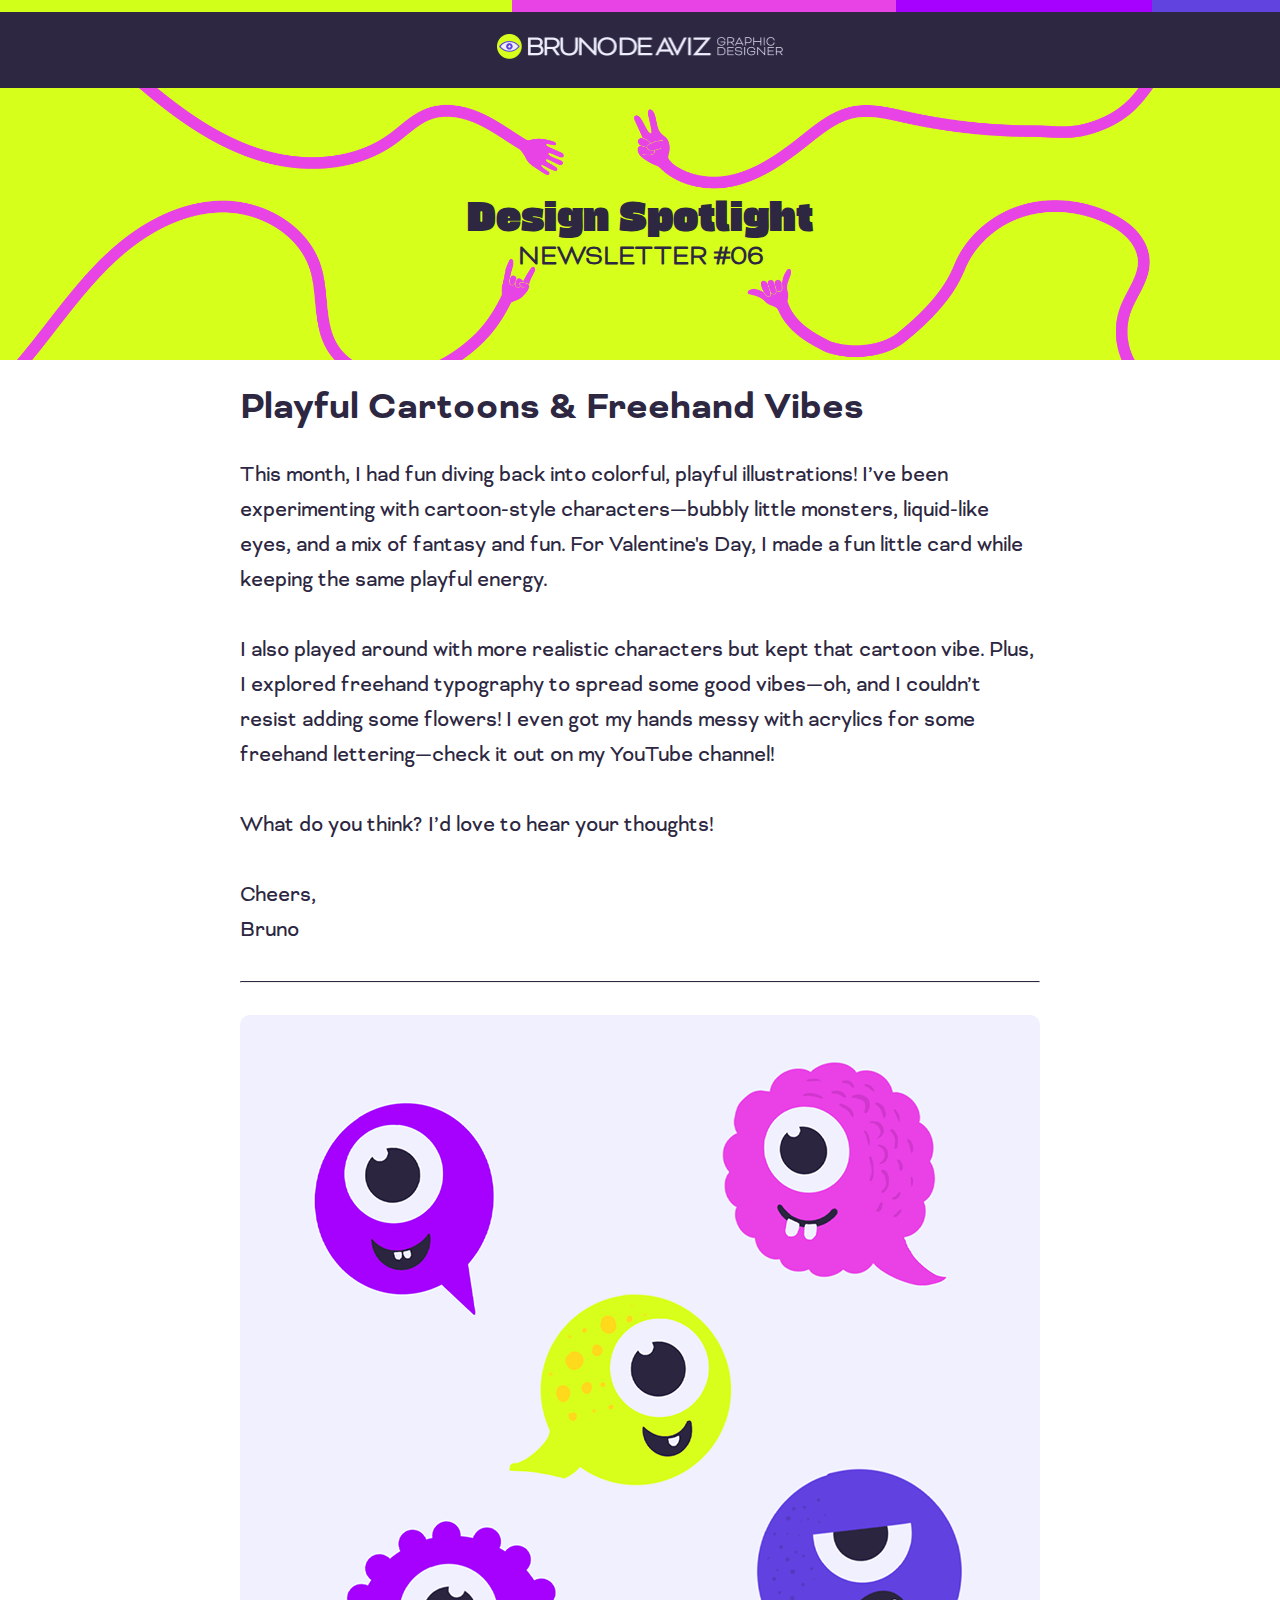
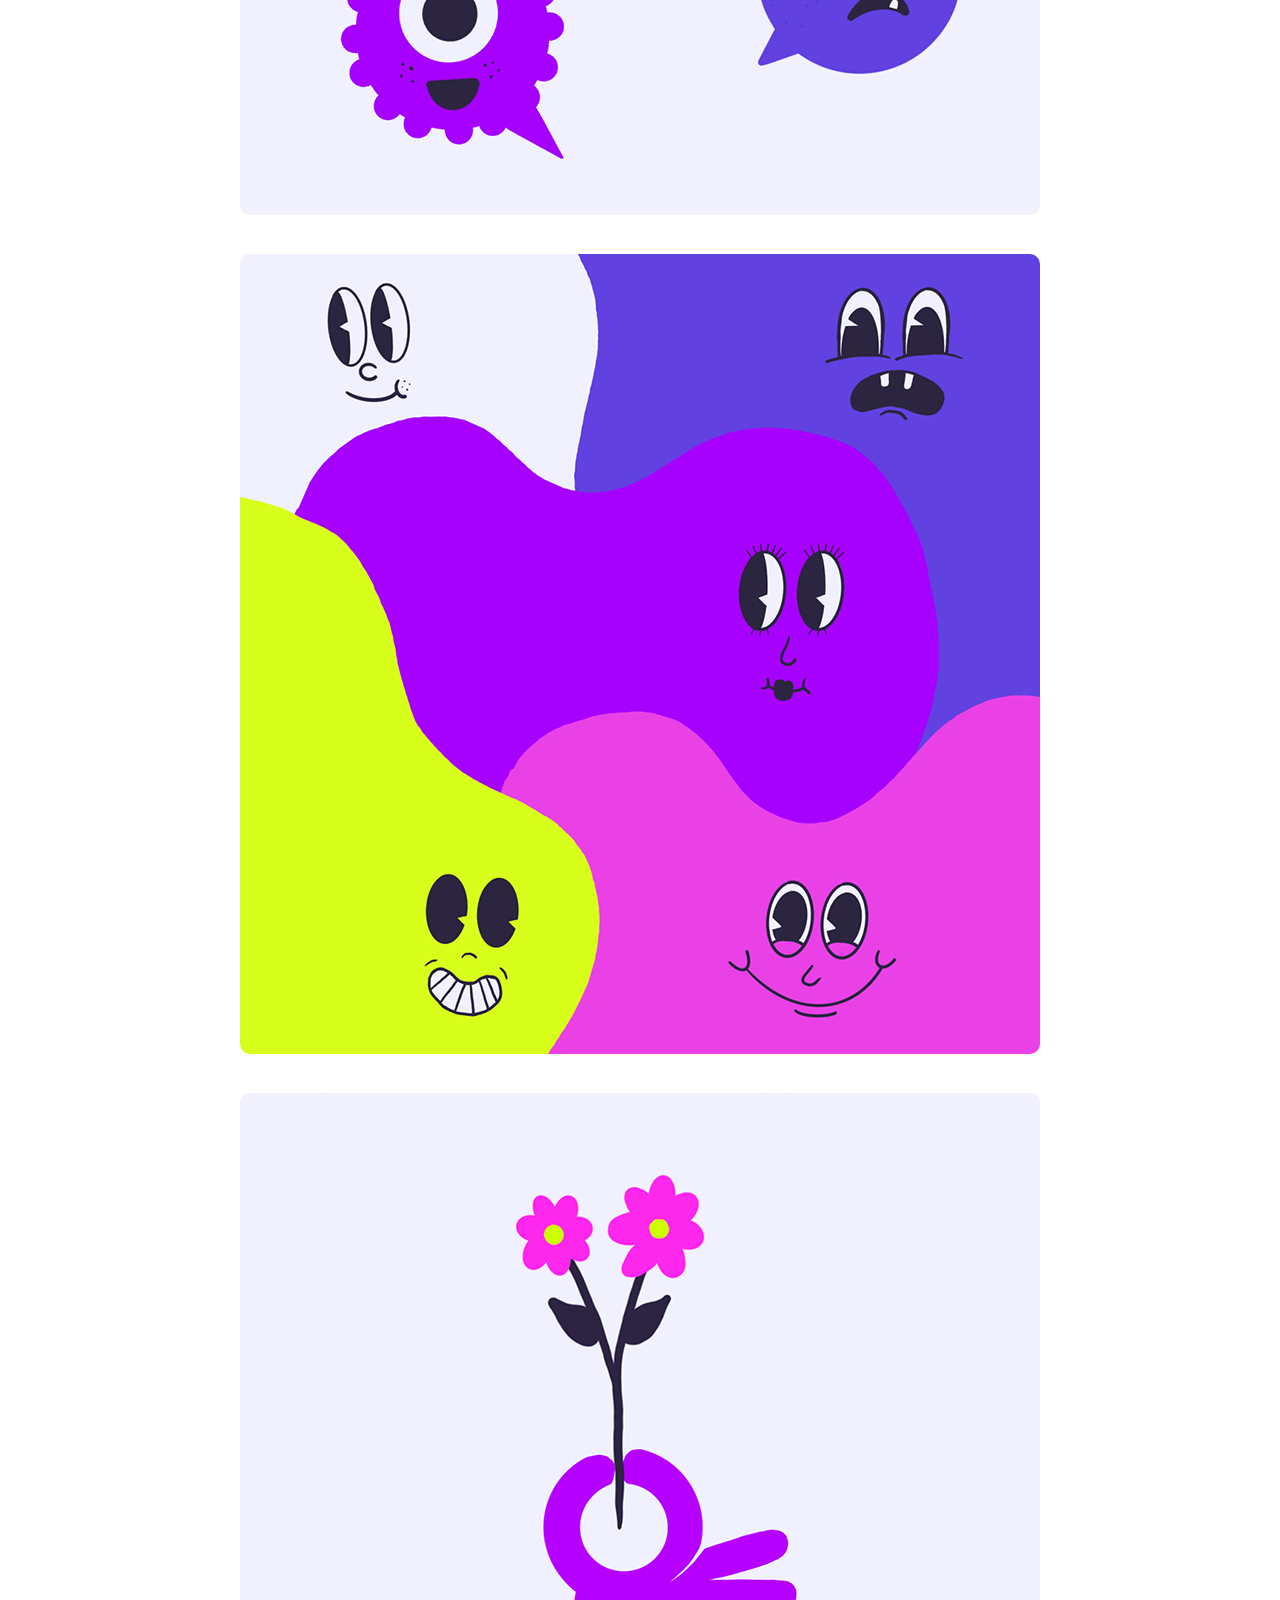
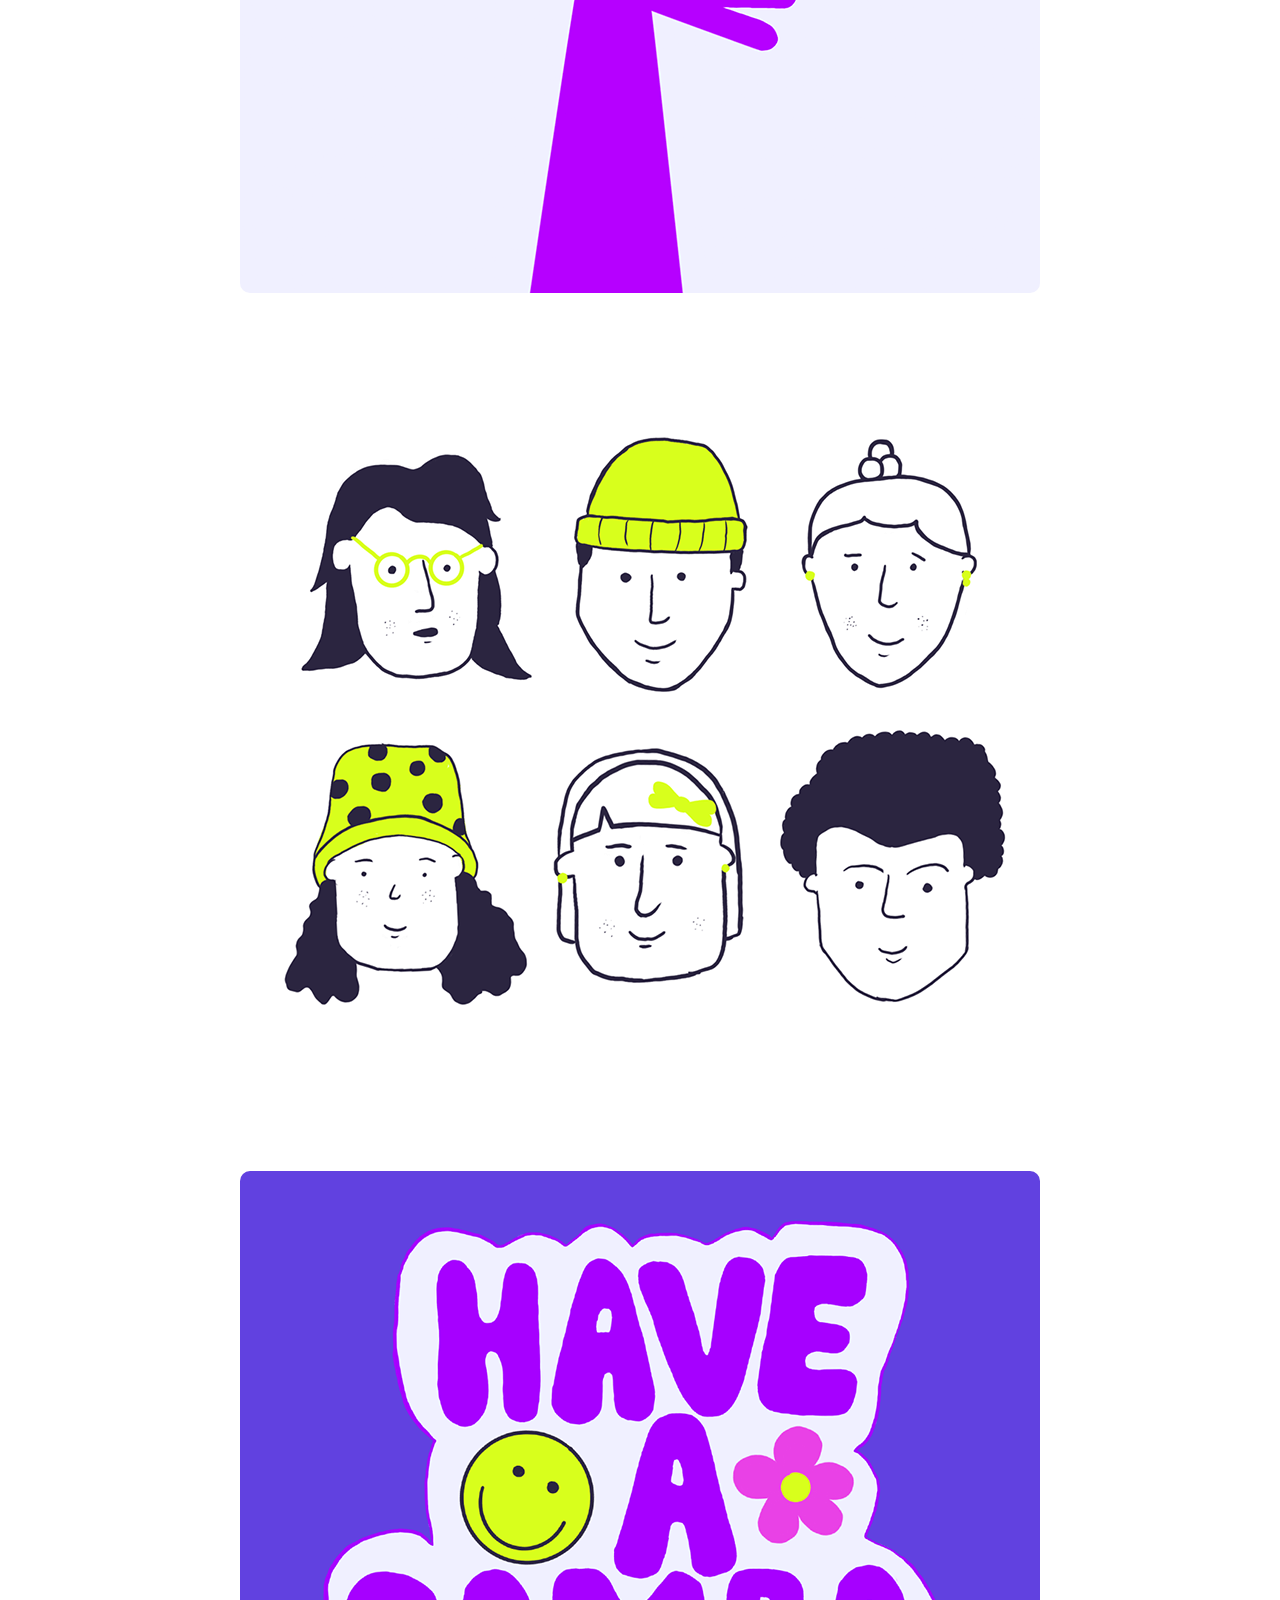
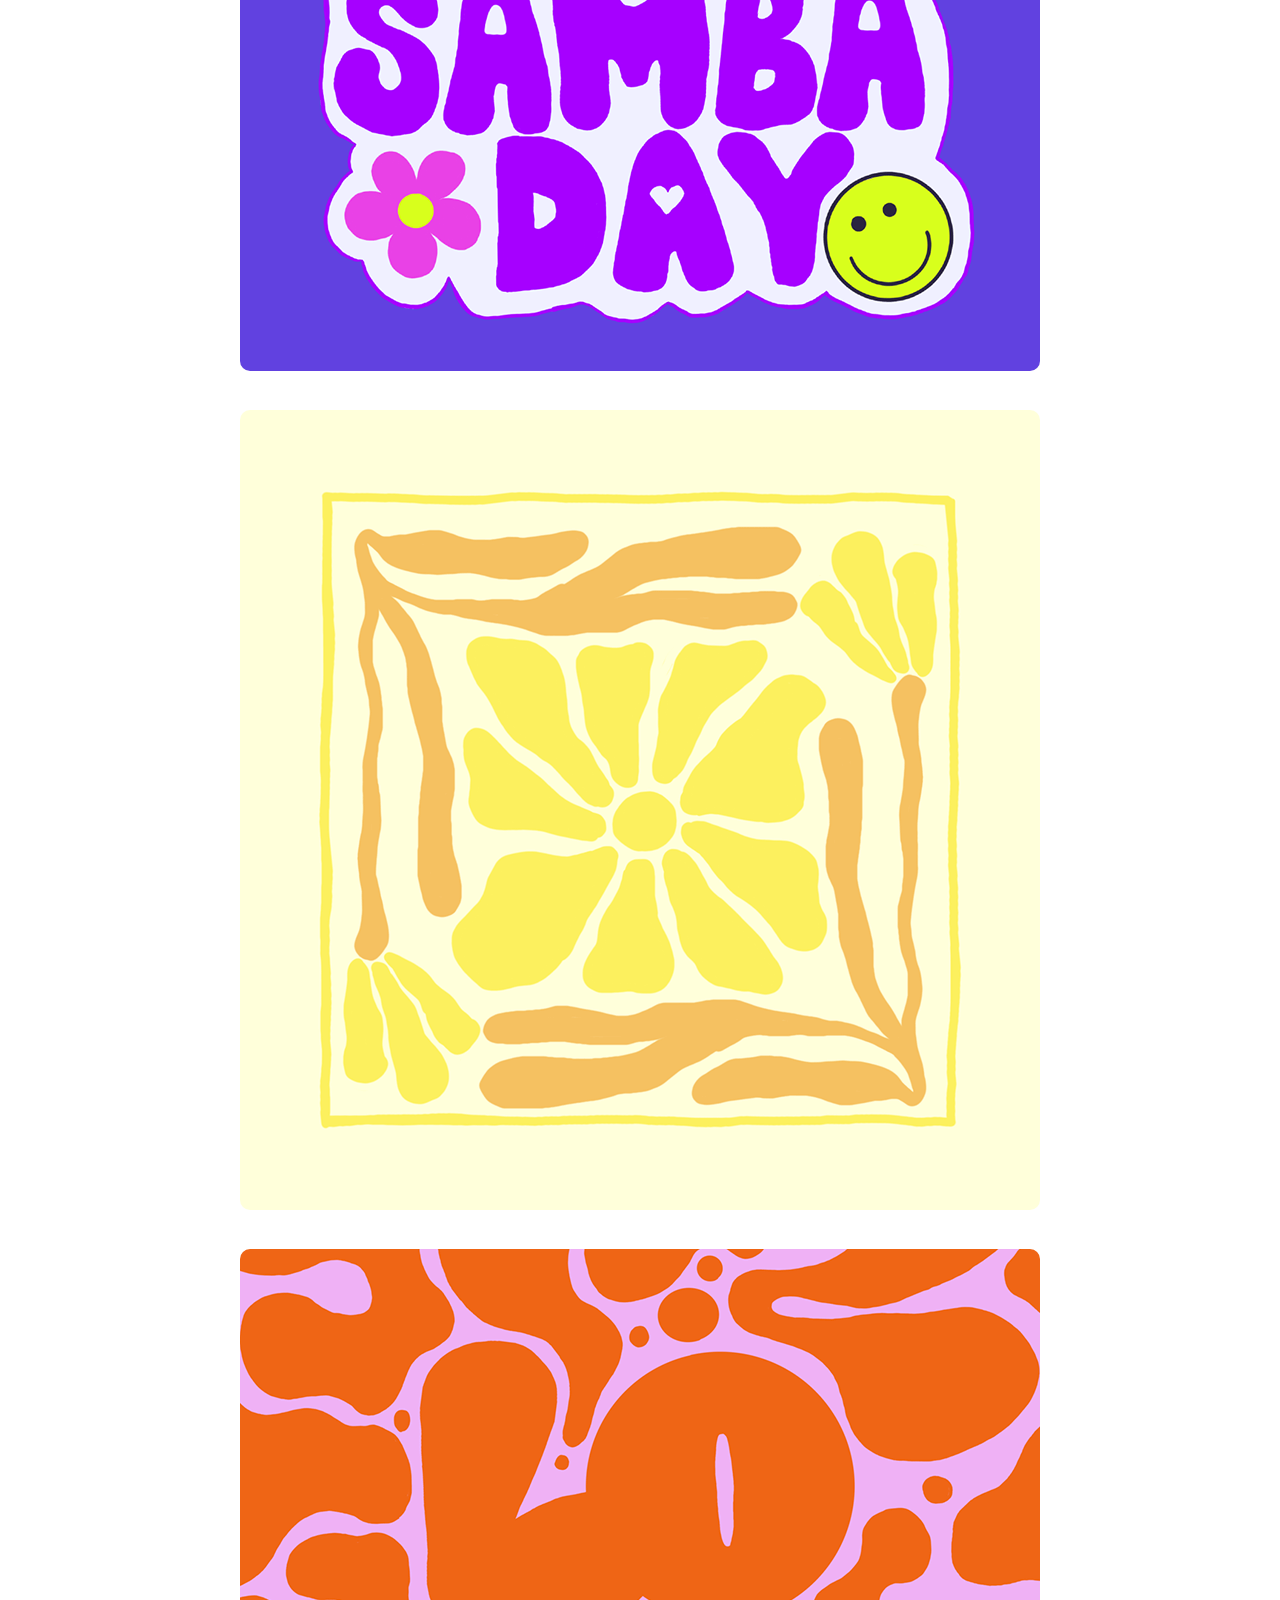
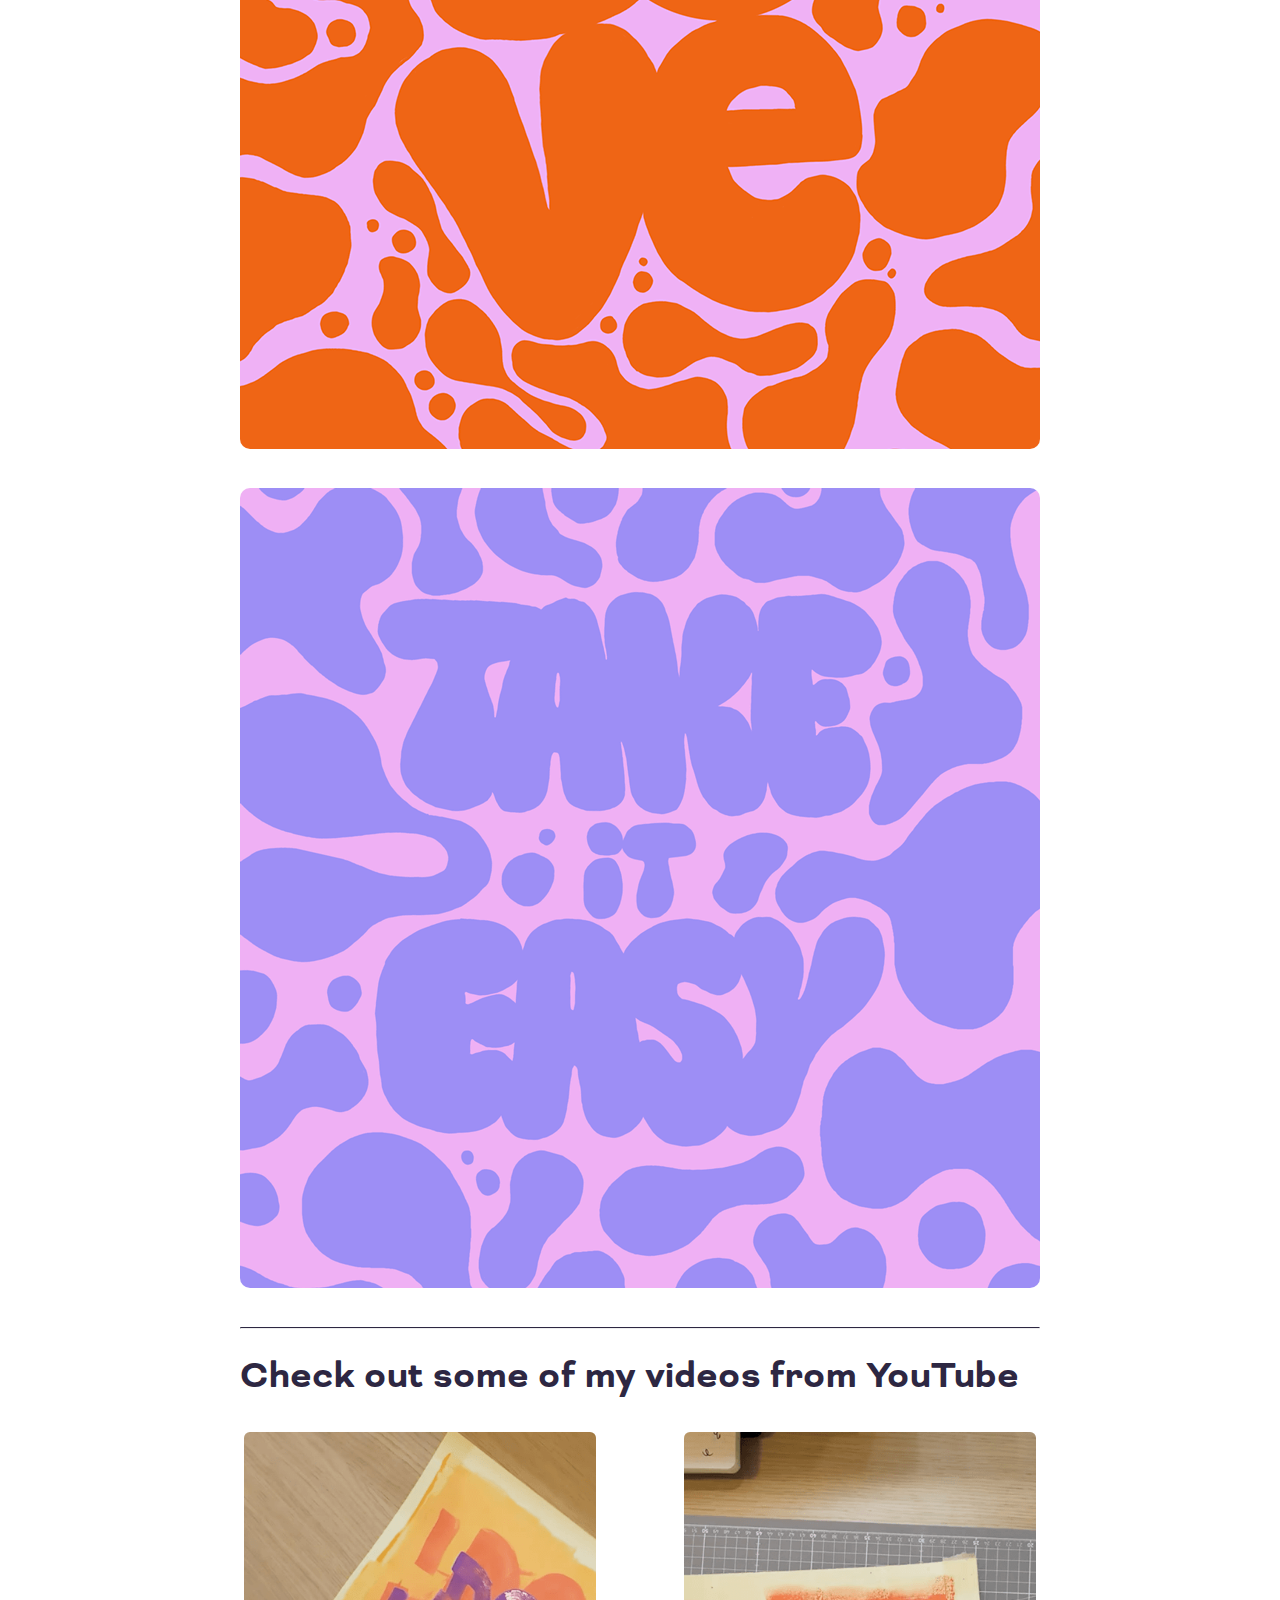
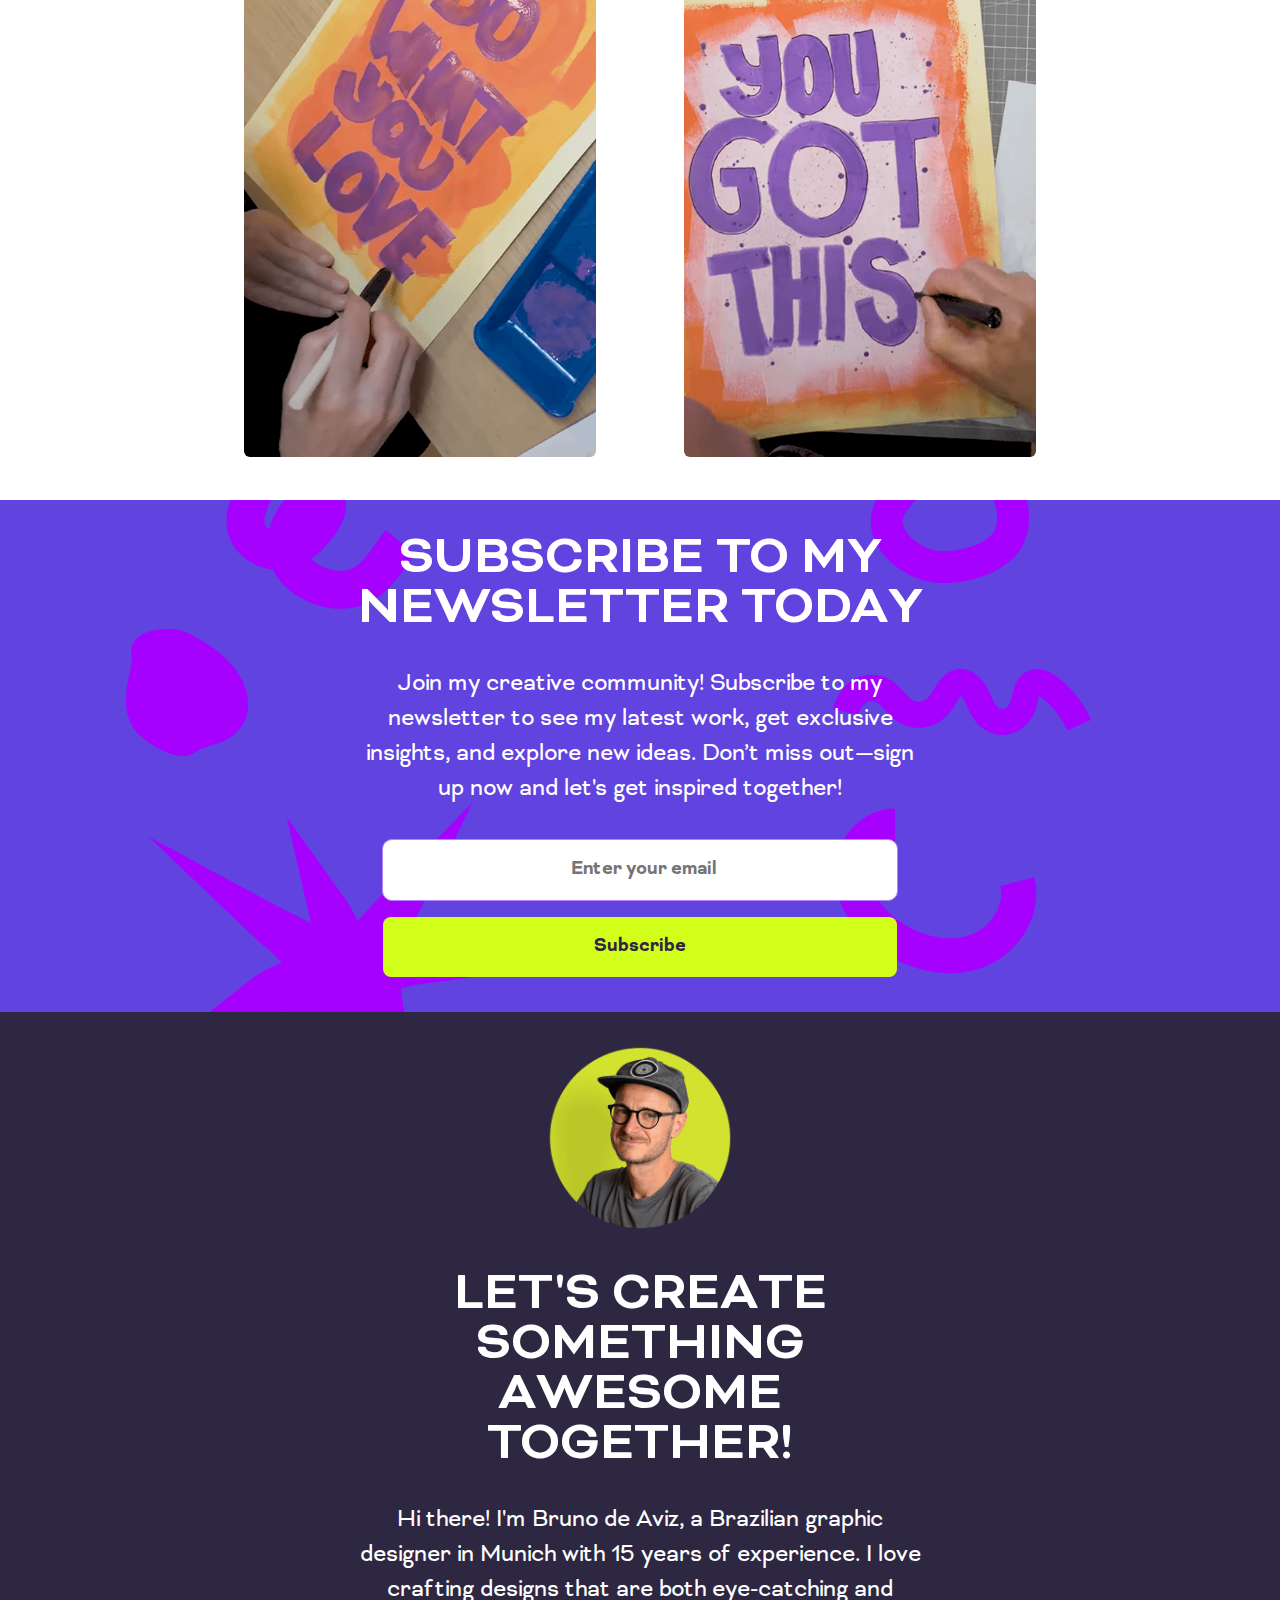
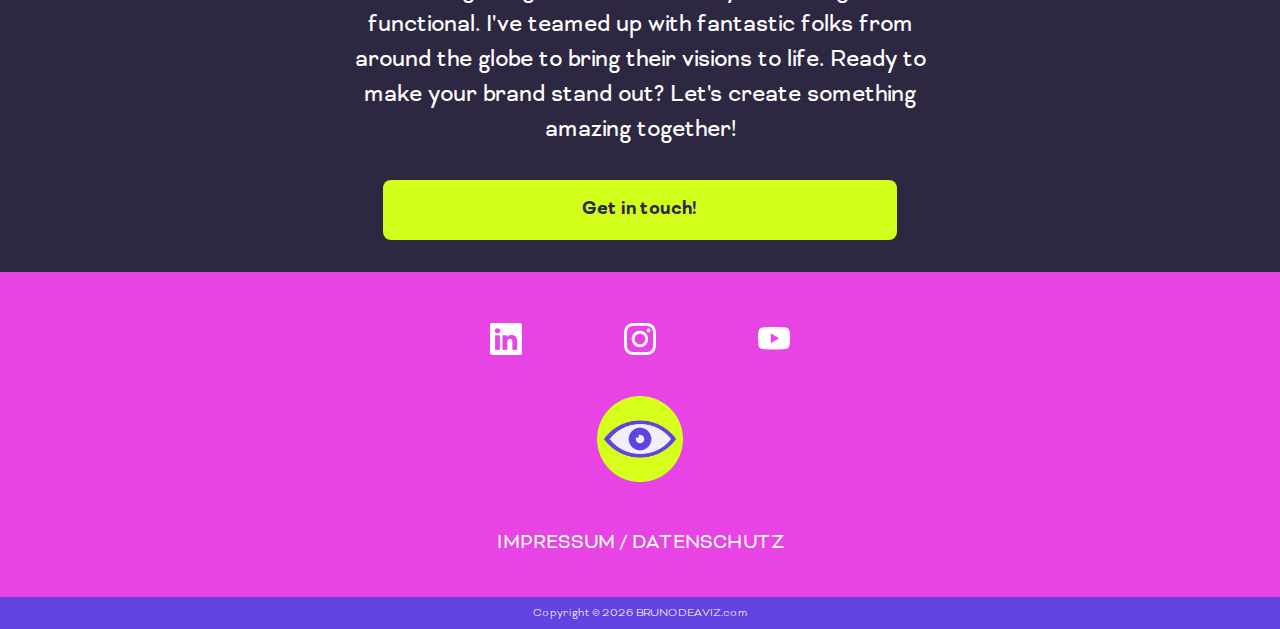
<file: index.html>
<!DOCTYPE html>
<html>



<head>

    <!-- Google tag (gtag.js) -->
<script async src="https://www.googletagmanager.com/gtag/js?id=G-VRYYD5DW9D"></script>
<script>
  window.dataLayer = window.dataLayer || [];
  function gtag(){dataLayer.push(arguments);}
  gtag('js', new Date());

  gtag('config', 'G-VRYYD5DW9D');
</script>

<script type="text/javascript">
  window.cookieconsent.initialise({
    "palette": {
      "popup": {
        "background": "#2D2742;"
      },
      "button": {
        "background": "#D2FF1A"
      }
    },
    "theme": "classic",
    "content": {
      "message": "This website uses cookies to ensure you get the best experience on our website.",
      "dismiss": "Got it!",
      "link": "Learn more",
      "href": "/privacy-policy"
    }
  });
</script>


    <link rel="stylesheet" type="text/css" href="css/style-homepage-2024.css?version=00">
    <meta charset="utf-8">
    <meta name="viewport" content="width=device-width, initial-scale=1">
    <title>BRUNODEAVIZ Design Spotlight Newsletter #06</title>
    <meta property="og:title" content="BRUNODEAVIZ Design Spotlight Newsletter #06" />
    <meta property="og:type" content="newsletter" />
    <meta property="og:url" content="https://designspotlight.brunodeaviz.com/" />
    <meta property="og:image" content="https://b-aviz.github.io/DesignSpotlight/img/thumbnail-00.png" />

    <meta charset="UTF-8">
    <meta name="description" content="Design Spotlight Bruno de Aviz graphic designer">
    <meta name="keywords" content="logo, identity, web, app design, business, advertising, clothing, merchandise, art, illustration, packaging, label, book, magazine, video, animation, Grafik design, Grafikdesign, Art Director, Bavaria, München, design, graphic designer, munich, graphicdesigner, designer, graphic, brand, print, digital, illustration, price, fast, easy, solution, create, startup, product, ui, ux, passion, inspired, nature" />
    <meta name="author" content="Bruno de Aviz">
    <meta name="robots" content="all">
    <meta name="theme-color" content="#FFFFFF" />
    <link rel="canonical" href="https://designspotlight.brunodeaviz.com/" />
    <link rel="icon" type="image/x-icon" href="/img/favicon.ico">
    <link rel="icon" type="image/png" href="img/ba-16px.png" sizes="16x16">
    <link rel="icon" type="image/png" href="img/ba-32px.png" sizes="32x32">
    <link rel="icon" type="image/png" href="img/ba-96px.png" sizes="96x96">
    <link rel="apple-touch-icon" sizes="72x72" href="img/ba-touch-ipad.png" >
    <link rel="apple-touch-icon" sizes="114x114" href="img/ba-touch-iphone.png" >
    <link rel="apple-touch-icon" sizes="152x152" href="img/ba-touch-ipad-ret.png" >

    
</head>
<body>
  <div class="top_bar">
   
      <div class="top_bar_01"></div>
      <div class="top_bar_02"></div>
      <div class="top_bar_03"></div>
      <div class="top_bar_04"></div>
  
  </div> 
    <header>
      
      <div class="top-header">
        <div class="logo">
          <a href="index.html"> <img src="img/logo.png" width="286.67px" /></a>
        </div>    
        
      </div>
      <div class="main-header">
        <div class="main-header-group">
          <div class="title">
            
            <div class="subtitle">
              <h1>Design Spotlight</h1>
              <h2>Newsletter #06</h2>
              </div>
          
          </div>
          
        </div>  
      </div>
        
    </header>
    <section>
      <div class="content">
        <div class="space"></div>
        <div class="space"></div>
        <h2>Playful Cartoons & Freehand Vibes</h2>
        <div class="space"></div>
        <div class="space"></div>
        <p>This month, I had fun diving back into colorful, playful illustrations! I’ve been experimenting with cartoon-style characters—bubbly little monsters, liquid-like eyes, and a mix of fantasy and fun. For Valentine's Day, I made a fun little card while keeping the same playful energy.
          <br>
          <br>
          I also played around with more realistic characters but kept that cartoon vibe. Plus, I explored freehand typography to spread some good vibes—oh, and I couldn’t resist adding some flowers! I even got my hands messy with acrylics for some freehand lettering—check it out on my YouTube channel!
          <br>
          <br>
          What do you think? I’d love to hear your thoughts!
          <br>
          <br>
          Cheers,<br>
          Bruno</p>
        <div class="space"></div>
        <div class="space"></div>
        <hr class="solid"></hr>
        
        <div class="space"></div>
        <div class="space"></div>
        <img src="img/01.png"/>


        <div class="space"></div>
        <div class="space"></div>
        <img src="img/02.png"/>
        <div class="space"></div>
        <div class="space"></div>
        <img src="img/03.png"/>
        <div class="space"></div>
        <div class="space"></div>
        <img src="img/04.png"/>
        <div class="space"></div>
        <div class="space"></div>
        <img src="img/05.png"/>
  
        <div class="space"></div>
        <div class="space"></div>
        <img src="img/06.png"/>

        <div class="space"></div>
        <div class="space"></div>
        <img src="img/07.png"/>
        <div class="space"></div>
        <div class="space"></div>

        <img src="img/08.png"/>
        <div class="space"></div>
        <div class="space"></div>
        <hr class="solid"></hr>


        <div class="space"></div>
        <div class="space"></div>
        <h2>Check out some of my videos from YouTube</h2>
        <div class="space"></div>
        <div class="space"></div>
        <a href="https://youtube.com/shorts/8P6oaw3MWDE" target="_blank"><img src="img/youtube01.png" width="44%" style=" padding: 4px;"/></a><a href="https://youtube.com/shorts/7q-nqtJOSi0?feature=share" target="_blank"> <img src="img/youtube02.png" width="44%" style="float: right; padding: 4px;"/></a>
        <div class="space"></div>
        <div class="space"></div>


      </div>
    </section>
    <section class="newsletter">
      <div class="newsletter-group">
        <div class="newsletter-grouptext">
          <div class="newsletter-text">
              <h2>Subscribe to my<br> newsletter today</h2>
              <div class="space"></div>
              <div class="space"></div>
              <p>Join my creative community! Subscribe to my newsletter to see  my latest work, get exclusive insights, and explore new ideas. Don’t miss out—sign up now and let's get inspired together!</p>
              <div class="space"></div>
              <div class="space"></div>
                            <form action="https://brunodeaviz.us8.list-manage.com/subscribe/post?u=f9e1836efc124886c15966163&amp;id=1e16287b3d&amp;f_id=005059e0f0"
                  method="post" id="mc-embedded-subscribe-form" name="mc-embedded-subscribe-form" class="validate"
                  target="_blank" novalidate>
                  <input type="email" placeholder="  Enter your email" name="EMAIL" class="required email" id="mce-EMAIL">
                  <div class="space"></div>
                  <input type="submit" value="Subscribe" name="subscribe" id="mc-embedded-subscribe" class="button">
                  <div id="success-message" style="display: none; margin-top: 10px; color: white;">Thank you for subscribing!</div>
                  <script type='text/javascript' src='//s3.amazonaws.com/downloads.mailchimp.com/js/mc-validate.js'></script>
                  <script type='text/javascript'>
                    (function ($) {
                      window.fnames = new Array();
                      window.ftypes = new Array();
                      fnames[0] = 'EMAIL';
                      ftypes[0] = 'email';
                      fnames[1] = 'FNAME';
                      ftypes[1] = 'text';
                      fnames[2] = 'LNAME';
                      ftypes[2] = 'text';
                      fnames[3] = 'ADDRESS';
                      ftypes[3] = 'address';
                      fnames[4] = 'PHONE';
                      ftypes[4] = 'phone';
                      fnames[5] = 'BIRTHDAY';
                      ftypes[5] = 'birthday';
                    }(jQuery));
                    var $mcj = jQuery.noConflict(true);
                  </script>
                  <iframe name="hidden-iframe" style="display:none;"></iframe>

                  <script type="text/javascript">
                      document.getElementById("mc-embedded-subscribe-form").addEventListener("submit", function () {
                          // Show the success message after submission
                          document.getElementById("success-message").style.display = "block";
                          // Optionally, reset the form after submission
                          this.reset();
                      });
                  </script>
                </form>

            </div>    
          </div>    
      </div>
    </section>
  <div class="about">
        <div class="about-group">
            <div class="about-text">
              <div class="space"></div>
              <div class="space"></div>
                <img src="img/profile-photo.png">
                <div class="space"></div>
                <div class="space"></div>
                <h2>Let's Create Something Awesome Together!</h2>
                <div class="space"></div>
                <div class="space"></div>
                <p>Hi there! I'm Bruno de Aviz, a Brazilian graphic designer in Munich with 15 years of experience. I love crafting designs that are both eye-catching and functional. I've teamed up with fantastic folks from around the globe to bring their visions to life. Ready to make your brand stand out? Let's create something amazing together!</p>
                <div class="space"></div>
                <div class="space"></div>
                <a href="mailto:brunoaviz@gmail.com"><button class="button">Get in touch!</button></a>
                <div class="space"></div>
                <div class="space"></div>
              </div>
        </div>

  </div>
  
  <footer>
    <div class="space"></div>
    <div class="space"></div>
    <div class="space"></div>
    <div class="social">
      <div class="linkedin"><a href="https://www.linkedin.com/in/brunodeaviz/" target="_blank"><img src="img/linkedin.png"></a></div>
      <div class="instagream"><a href="https://www.instagram.com/brunodeaviz/" target="_blank"><img src="img/instagram.png"></a></div>
      <div class="youtube"><a href="https://www.youtube.com/@brunodeaviz/" target="_blank"><img src="img/youtube.png"></a></div>
    </div>
    <div class="space"></div>
    <div class="space"></div>
    <div class="logo-eye"><img src="img/eye.gif"></div>
    <div class="space"></div>
    <div class="space"></div>
    <div class="social"><p><a href="IMPRESSUM.html">Impressum</a> / <a href="DATENSCHUTZ.html">Datenschutz</a>   </p></div>
    <div class="space"></div>
    <div class="space"></div>
  </footer>
  <div class="year"> Copyright © <script>document.write(new Date().getFullYear())</script> BRUNODEAVIZ.com</div>

  
</body>
</html>
</file>
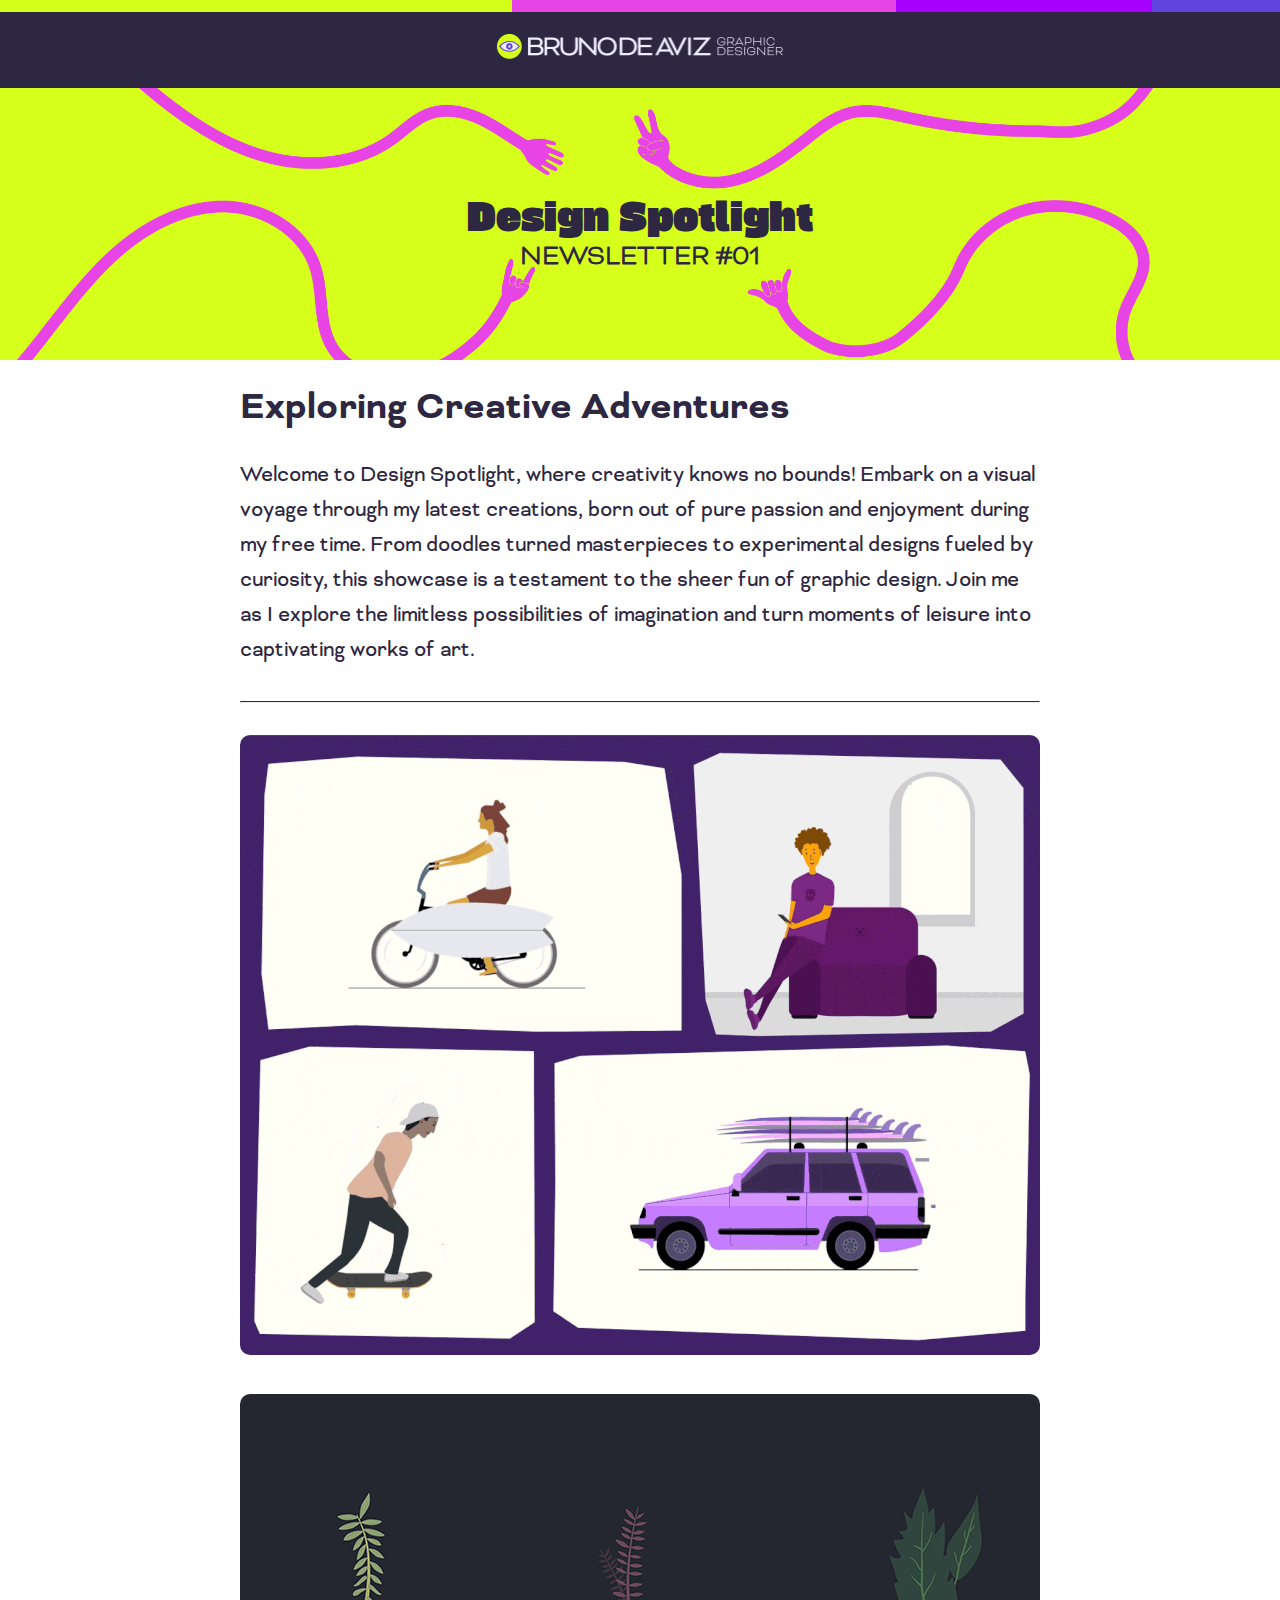
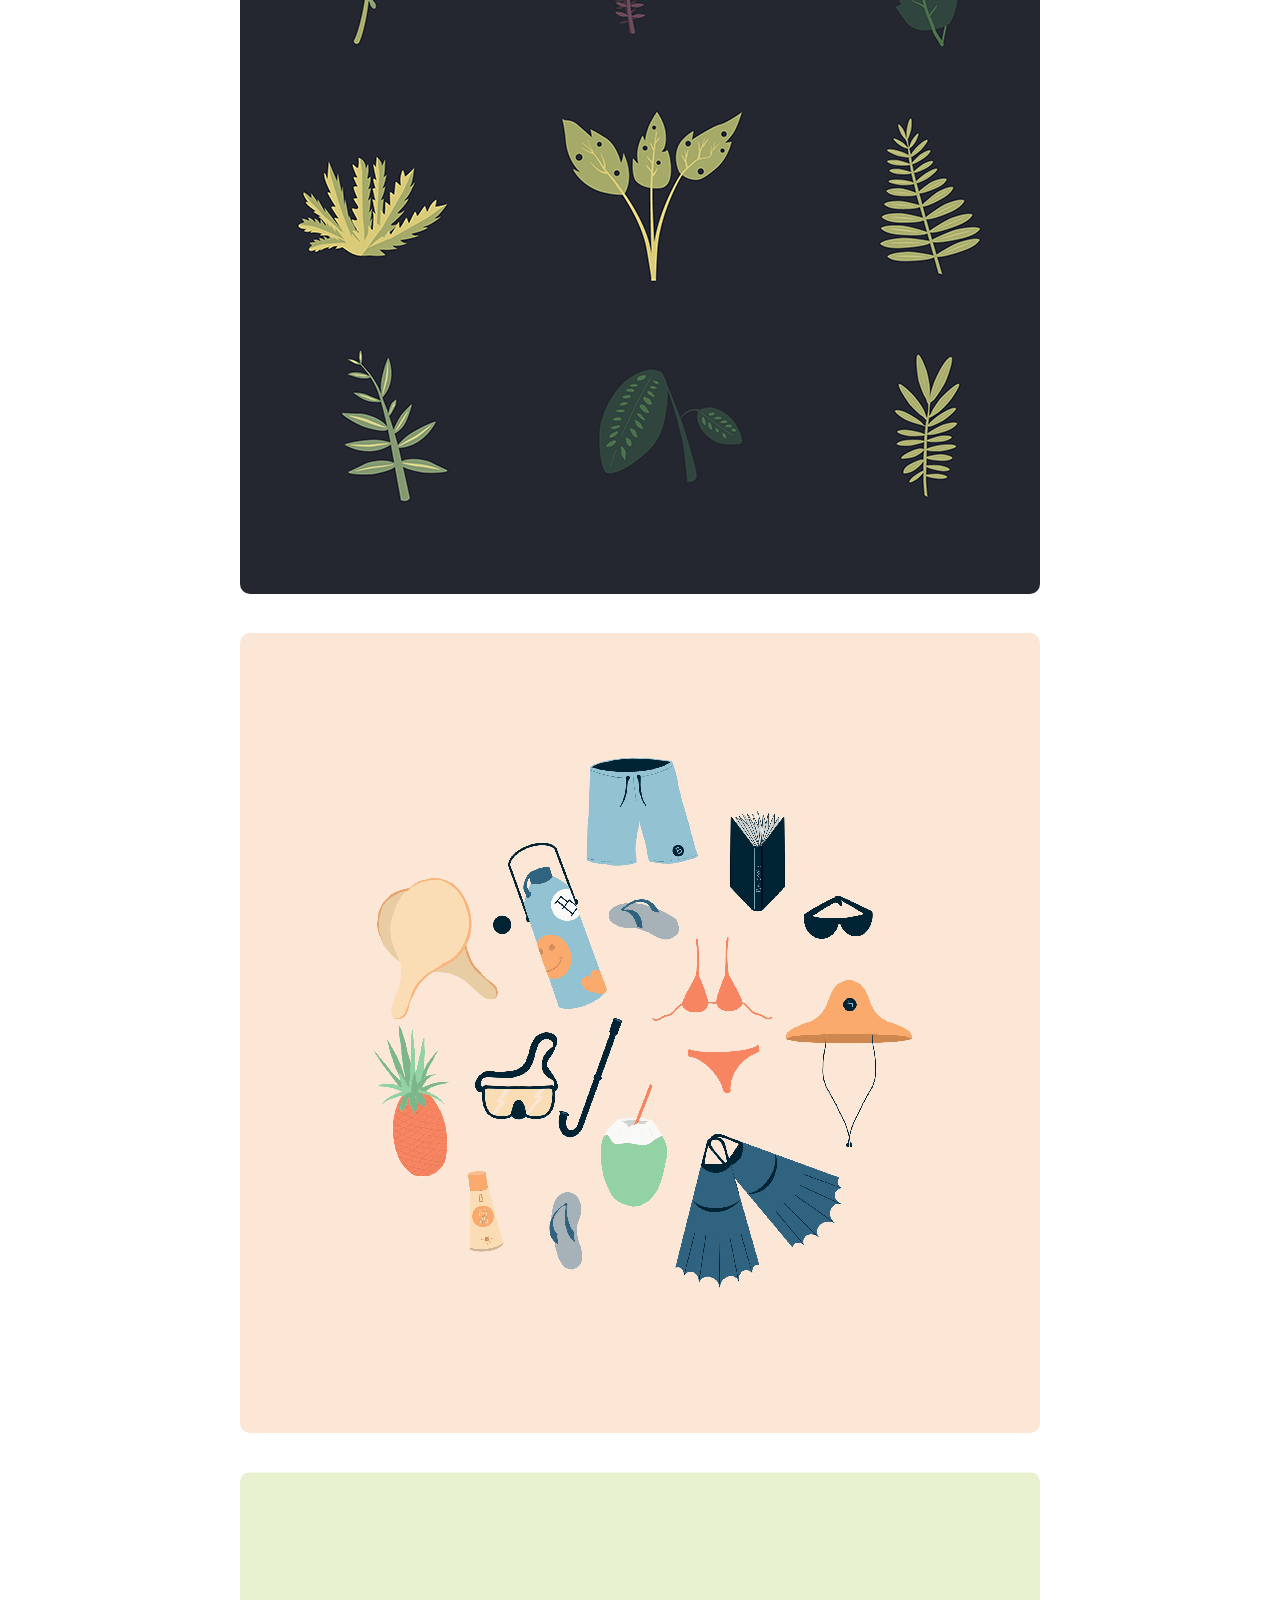
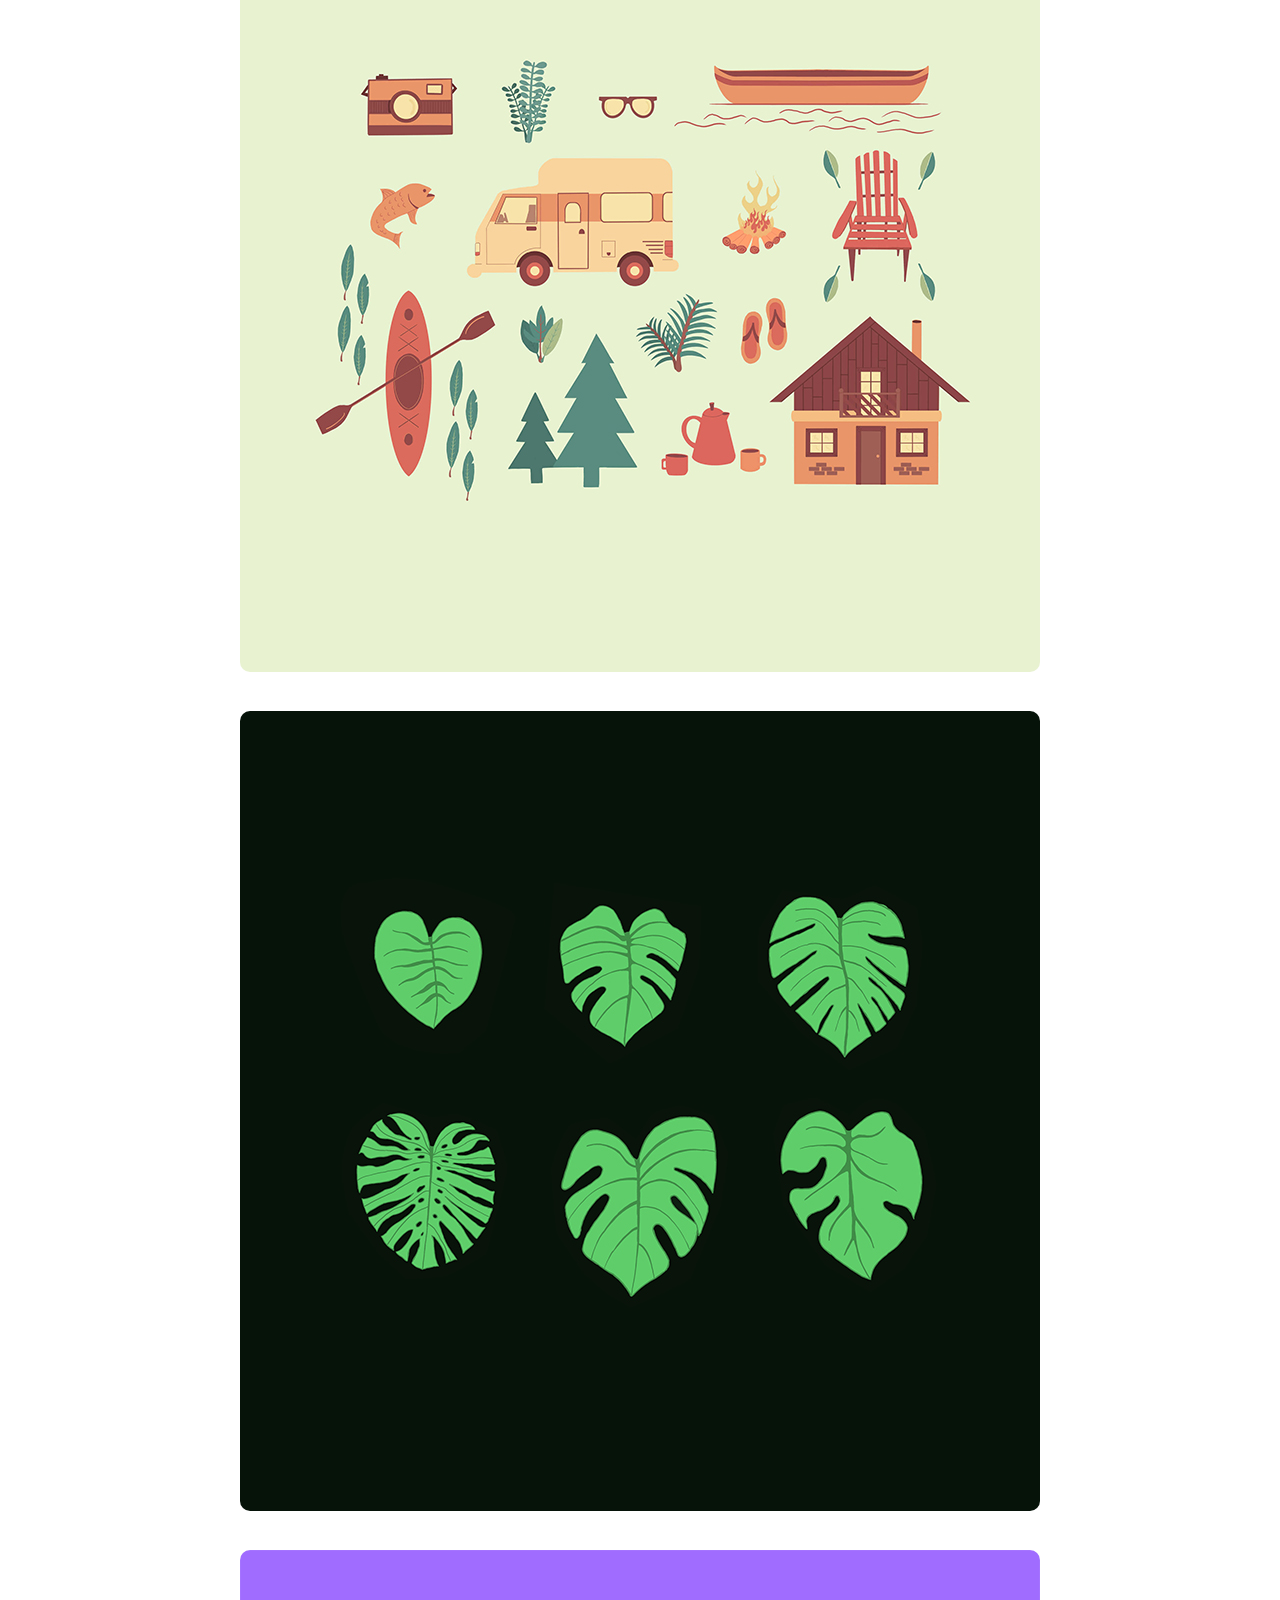
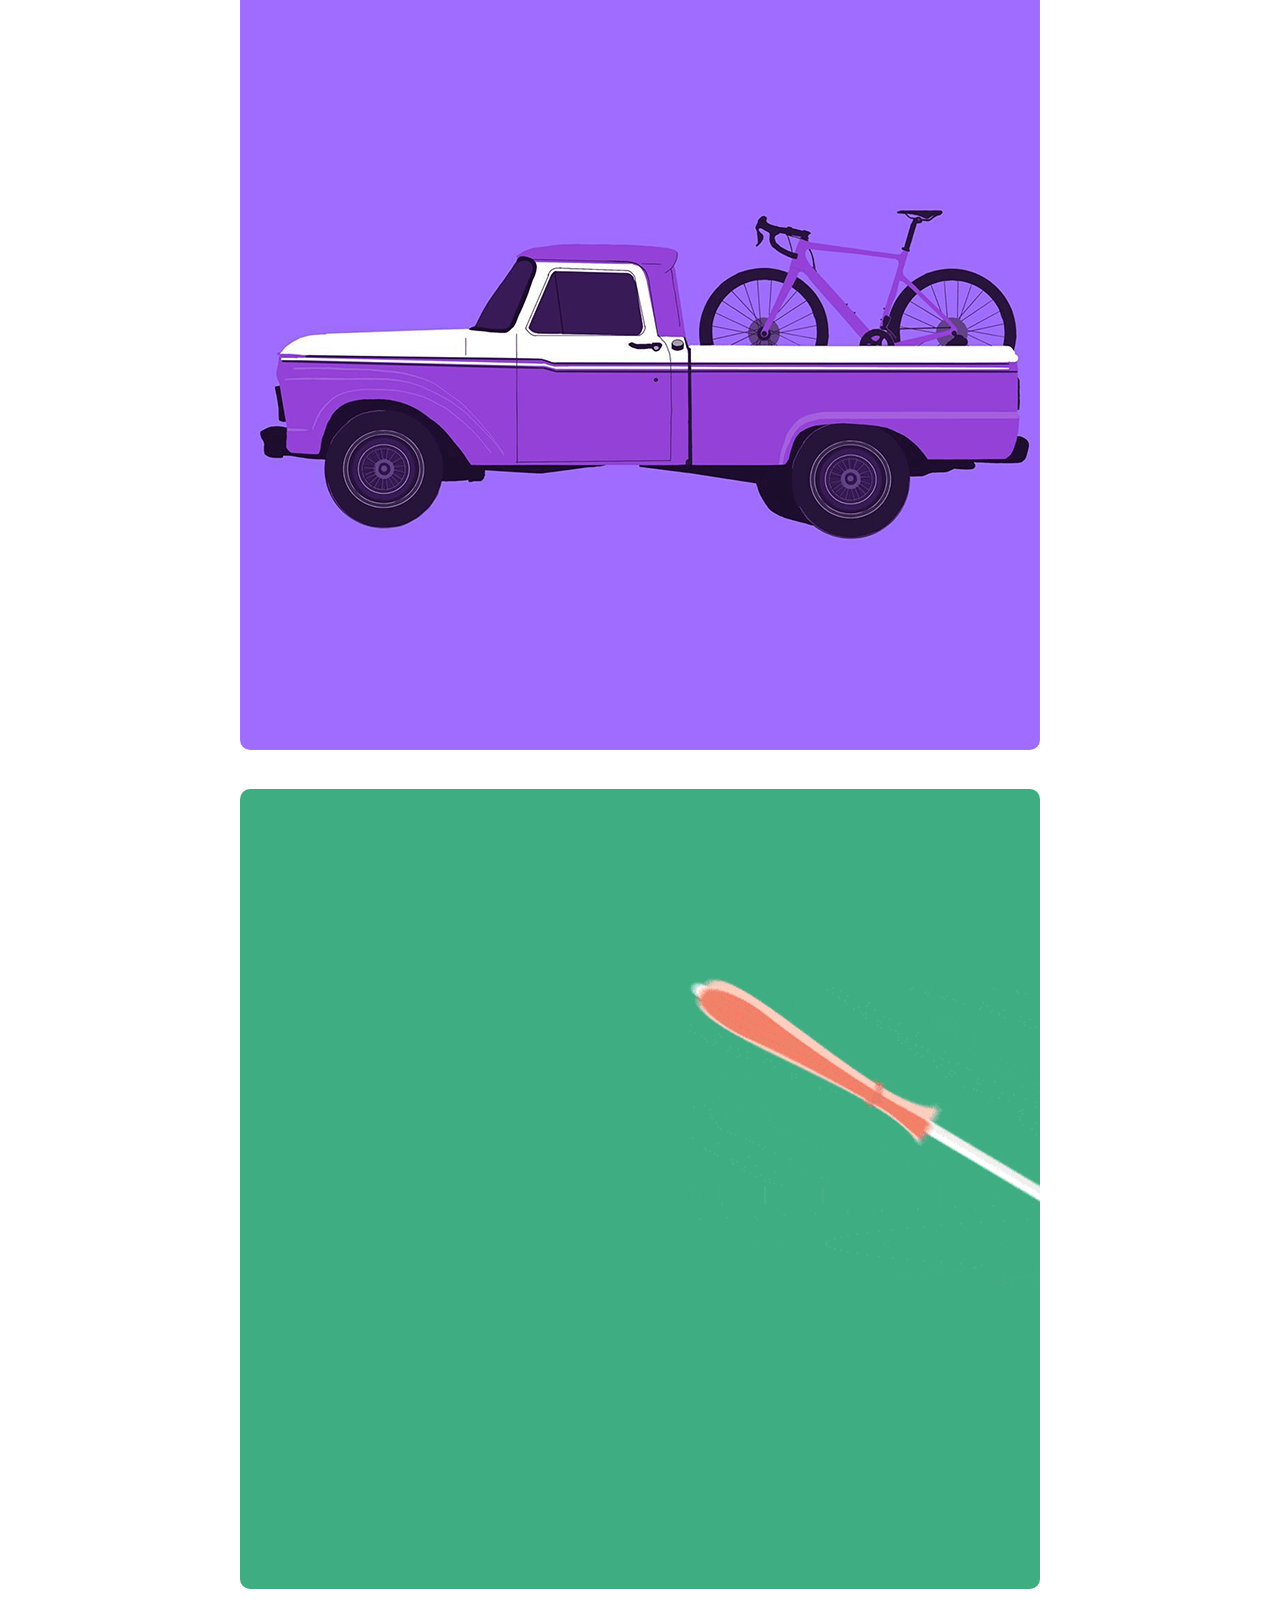
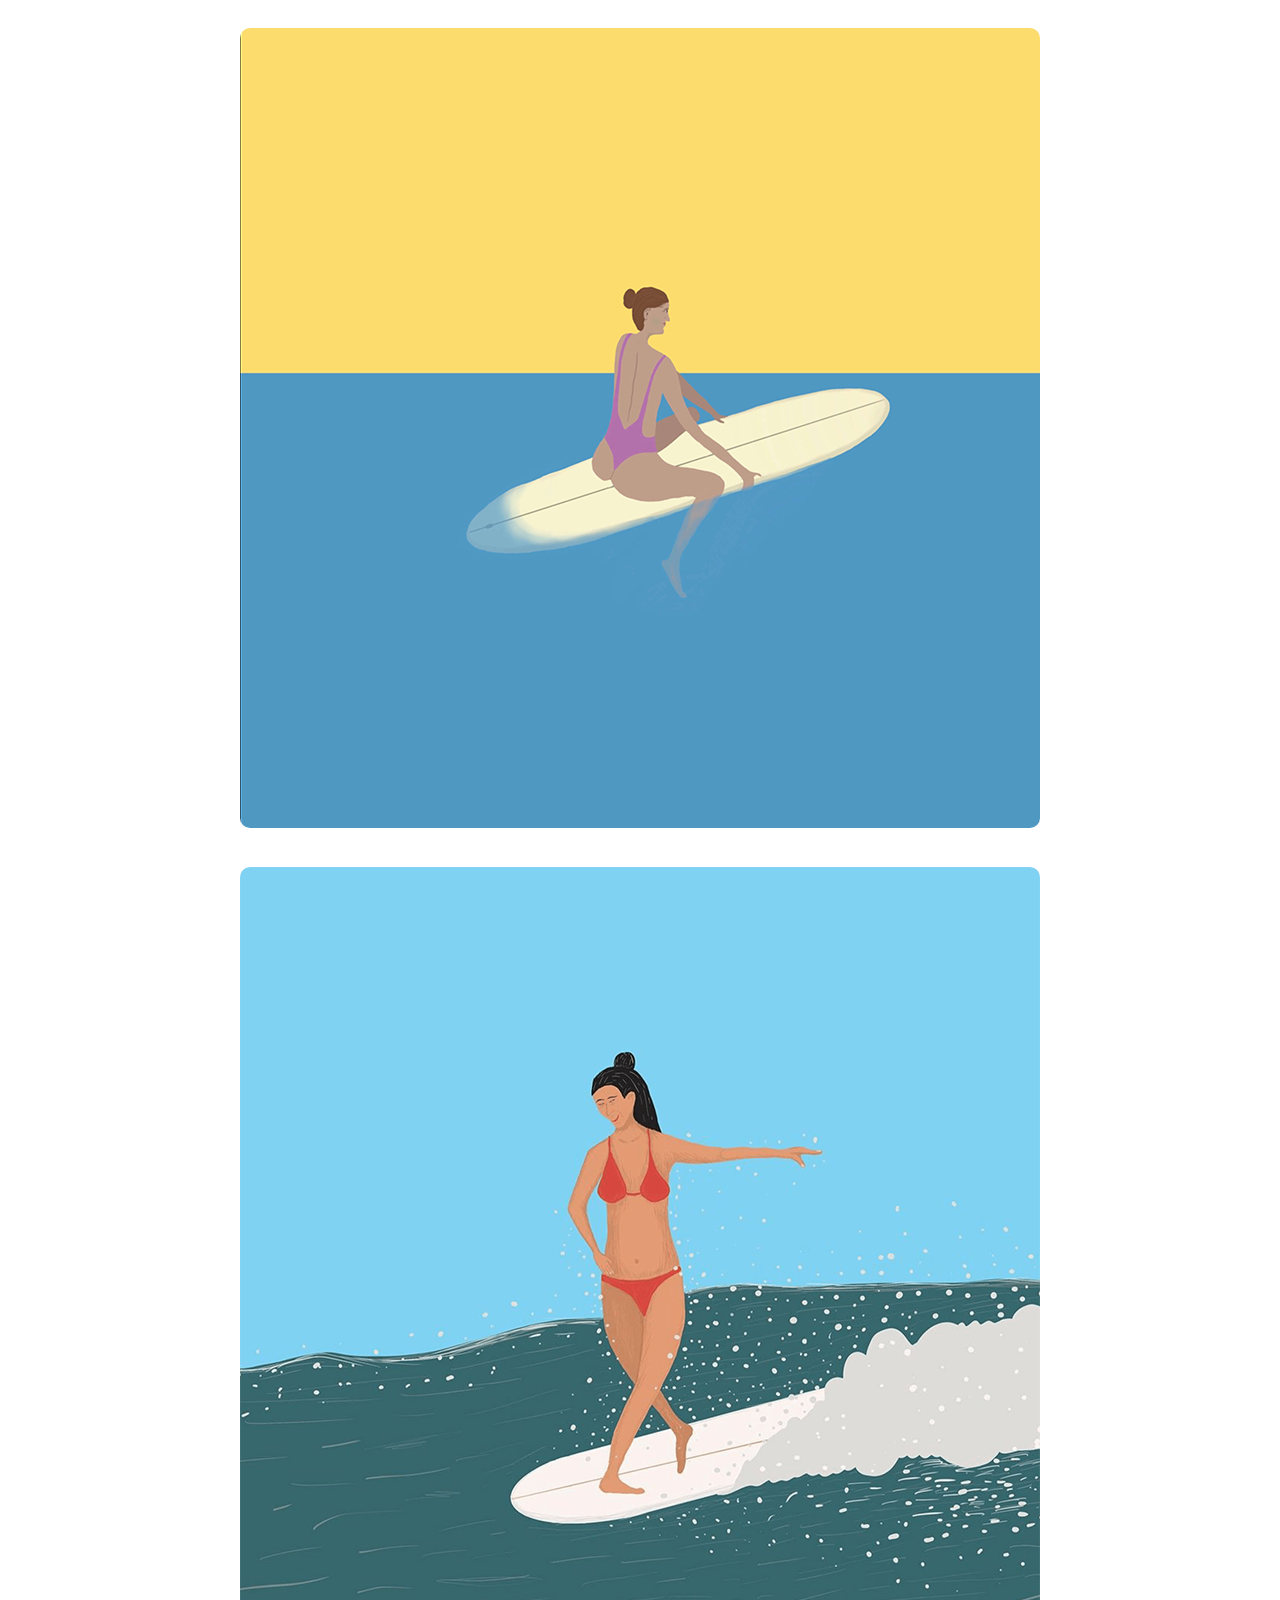
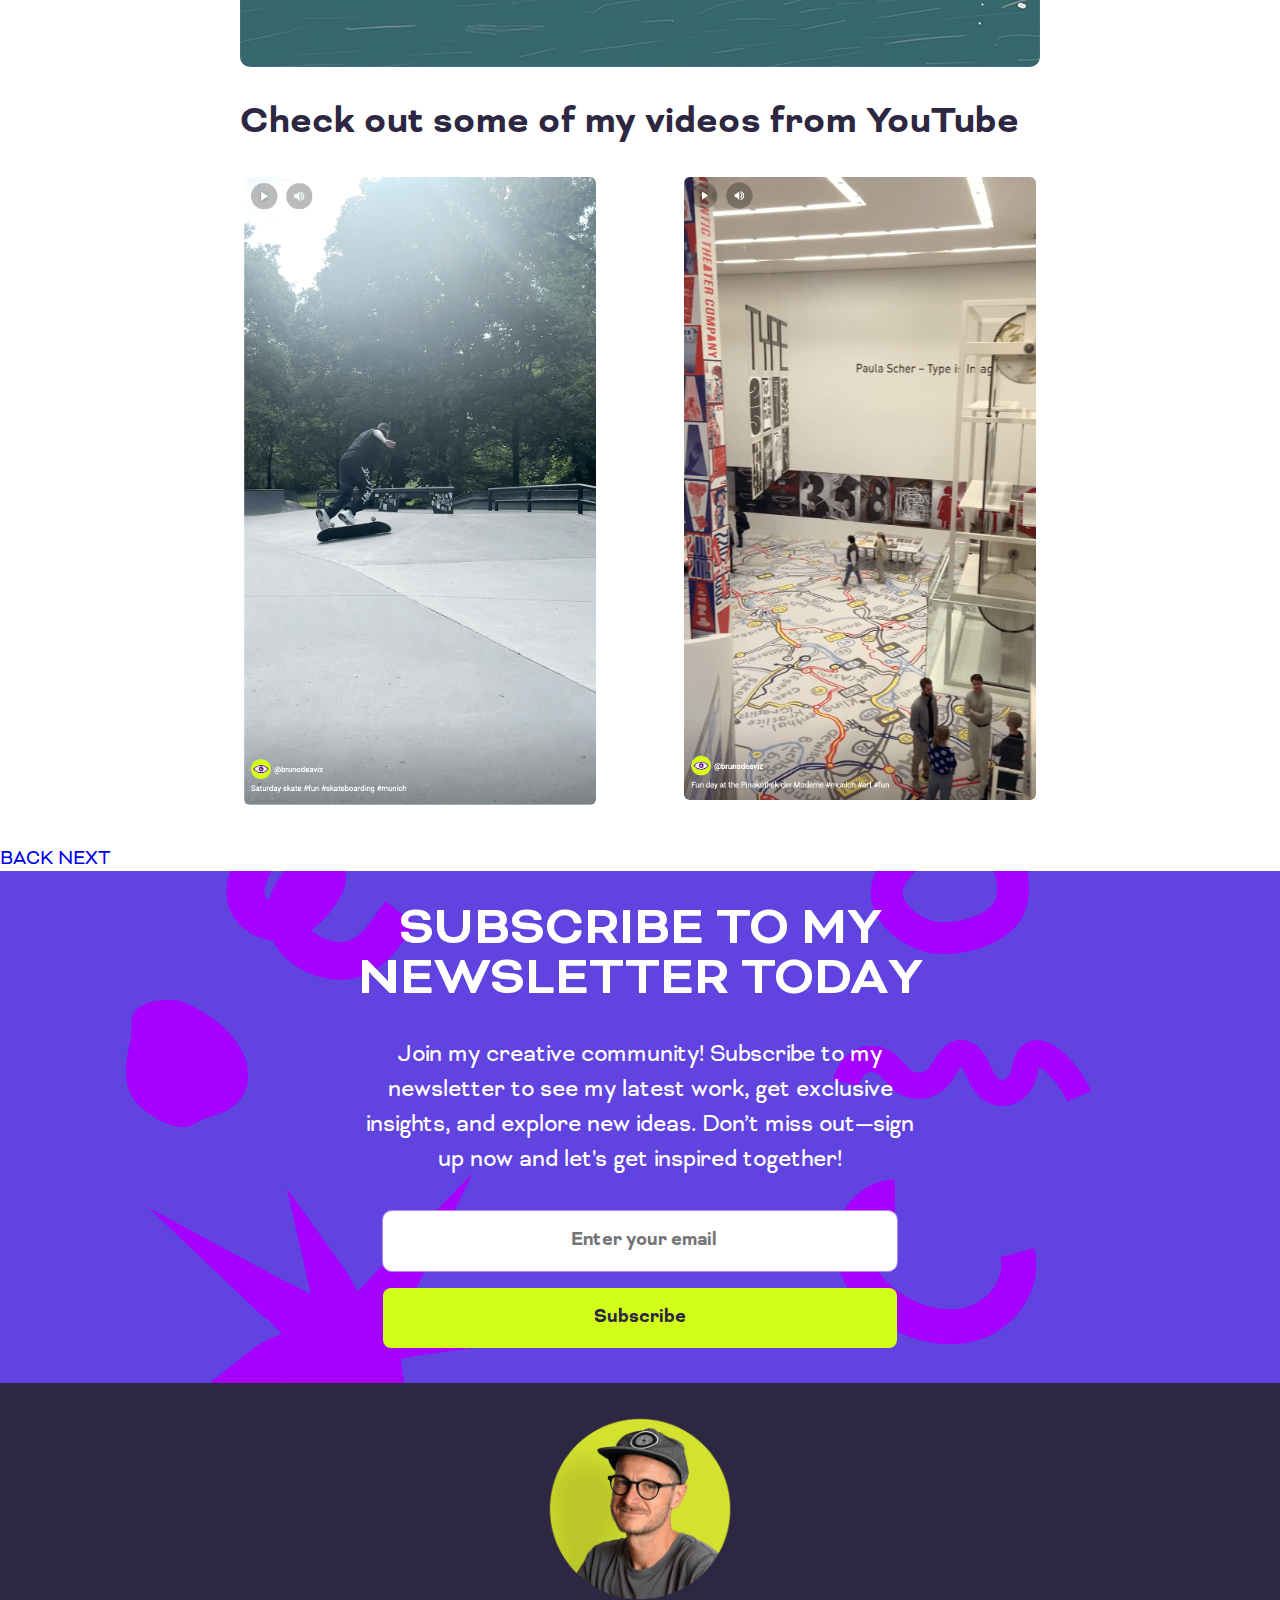
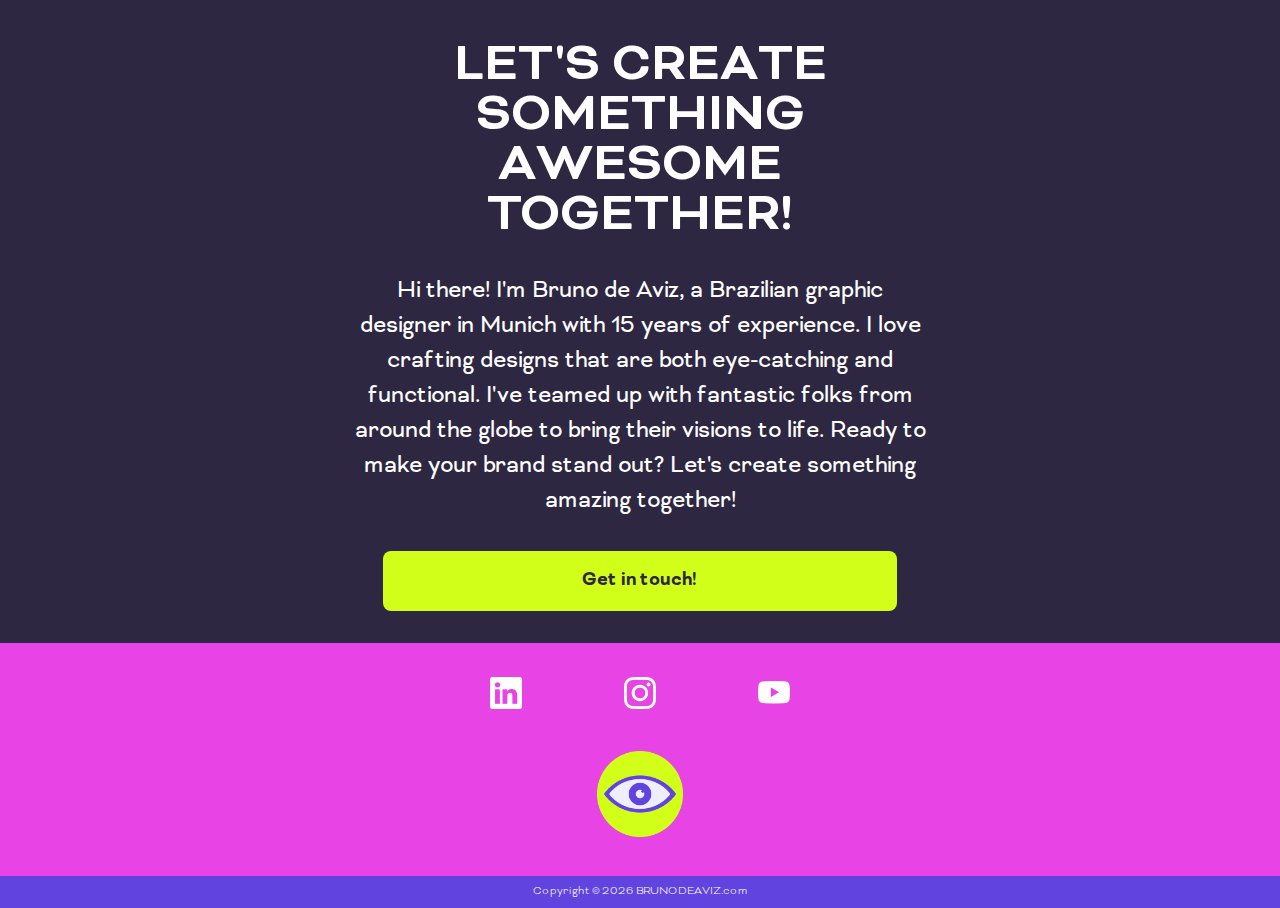
<file: 01/index.html>
<!DOCTYPE html>
<html>



<head>

    <!-- Google tag (gtag.js) -->
<script async src="https://www.googletagmanager.com/gtag/js?id=G-VRYYD5DW9D"></script>
<script>
  window.dataLayer = window.dataLayer || [];
  function gtag(){dataLayer.push(arguments);}
  gtag('js', new Date());

  gtag('config', 'G-VRYYD5DW9D');
</script>


    <link rel="stylesheet" type="text/css" href="../css/style-homepage-2024.css">
    <meta charset="utf-8">
    <meta name="viewport" content="width=device-width, initial-scale=1">
    <title>BRUNODEAVIZ Design Spotlight Newsletter #01</title>
    <meta property="og:title" content="BRUNODEAVIZ Design Spotlight Newsletter #02" />
    <meta property="og:type" content="newsletter" />
    <meta property="og:url" content="https://brunodeaviz.com/newsletter/002/" />
    <meta property="og:image" content="https://b-aviz.github.io/DesignSpotlight/img/thumbnail-00.png" />

    <meta charset="UTF-8">
    <meta name="description" content="This month, I'll share 35mm photos of Madeira, the beautiful island in Portugal known for its stunning hills and dramatic rocky waves. I've also been working on some illustrations.">
    <meta name="keywords" content="logo, identity, web, app design, business, advertising, clothing, merchandise, art, illustration, packaging, label, book, magazine, video, animation, Grafik design, Grafikdesign, Art Director, Bavaria, München, design, graphic designer, munich, graphicdesigner, designer, graphic, brand, print, digital, illustration, price, fast, easy, solution, create, startup, product, ui, ux, passion, inspired, nature" />
    <meta name="author" content="Bruno de Aviz">
    <meta name="robots" content="all">
    <meta name="theme-color" content="#FFFFFF" />
    <link rel="canonical" href="https://brunodeaviz.com/newsletter/002/" />
    <link rel="icon" type="image/x-icon" href="../img/favicon.ico">
    <link rel="icon" type="image/png" href="../img/ba-16px.png" sizes="16x16">
    <link rel="icon" type="image/png" href="../img/ba-32px.png" sizes="32x32">
    <link rel="icon" type="image/png" href="../img/ba-96px.png" sizes="96x96">
    <link rel="apple-touch-icon" sizes="72x72" href="../img/ba-touch-ipad.png" >
    <link rel="apple-touch-icon" sizes="114x114" href="../img/ba-touch-iphone.png" >
    <link rel="apple-touch-icon" sizes="152x152" href="../img/ba-touch-ipad-ret.png" >

    
</head>
<body>
  <div class="top_bar">
   
      <div class="top_bar_01"></div>
      <div class="top_bar_02"></div>
      <div class="top_bar_03"></div>
      <div class="top_bar_04"></div>
  
  </div> 
    <header>
      
      <div class="top-header">
        <div class="logo">
          <a href="../index.html"> <img src="../img/logo.png" width="286.67px" /></a>
        </div>    
        
      </div>
      <div class="main-header">
        <div class="main-header-group">
          <div class="title">
            
            <div class="subtitle">
              <h1>Design Spotlight</h1>
              <h2>Newsletter #01</h2>
              </div>
          
          </div>
          
        </div>  
      </div>
        
    </header>
    <section>
      <div class="content">
        <div class="space"></div>
        <div class="space"></div>
        <h2>Exploring Creative Adventures</h2>
        <div class="space"></div>
        <div class="space"></div>
        <p>Welcome to Design Spotlight, where creativity knows no bounds! Embark on a visual voyage through my latest creations, born out of pure passion and enjoyment during my free time. From doodles turned masterpieces to experimental designs fueled by curiosity, this showcase is a testament to the sheer fun of graphic design. Join me as I explore the limitless possibilities of imagination and turn moments of leisure into captivating works of art.</p>
        <div class="space"></div>
        <div class="space"></div>
        <hr class="solid"></hr>
        <div class="space"></div>
        <div class="space"></div>
        <img src="img/01.gif"/>
        <div class="space"></div>
        <div class="space"></div>
        <img src="img/02.png"/>
        <div class="space"></div>
        <div class="space"></div>
        <img src="img/03.png"/>
        <div class="space"></div>
        <div class="space"></div>
                <img src="img/04.jpg"/>
        <div class="space"></div>
        <div class="space"></div>
                <img src="img/05.jpg"/>
        <div class="space"></div>
        <div class="space"></div>
                <img src="img/06.png"/>
        <div class="space"></div>
        <div class="space"></div>
                <img src="img/07.gif"/>
        <div class="space"></div>
        <div class="space"></div>
                <img src="img/08.jpg"/>
        <div class="space"></div>
        <div class="space"></div>
                <img src="img/09.png"/>
        <div class="space"></div>
        <div class="space"></div>
        
        <h2>Check out some of my videos from YouTube</h2>
        <div class="space"></div>
        <div class="space"></div>
        <a href="https://www.youtube.com/shorts/nP_EaGqcxNA" target="_blank"><img src="img/youtube01.png" width="44%" style=" padding: 4px;"/></a><a href="https://www.youtube.com/shorts/S6pMGVV8hmQ" target="_blank"> <img src="img/youtube02.png" width="44%" style="float: right; padding: 4px;"/></a>
        <div class="space"></div>
        <div class="space"></div>


      </div>
    </section>
<div class="nav-bar">
  <div class="nav-buttons">
    <a id="prev-link" class="nav-button left" href="#">BACK</a>
    <a id="next-link" class="nav-button right" href="../02/">NEXT</a>
  </div>
</div>
    <section class="newsletter">
      <div class="newsletter-group">
        <div class="newsletter-grouptext">
          <div class="newsletter-text">
              <h2>Subscribe to my<br> newsletter today</h2>
              <div class="space"></div>
              <div class="space"></div>
              <p>Join my creative community! Subscribe to my newsletter to see  my latest work, get exclusive insights, and explore new ideas. Don’t miss out—sign up now and let's get inspired together!</p>
              <div class="space"></div>
              <div class="space"></div>
              <form action="https://brunodeaviz.us8.list-manage.com/subscribe/post?u=f9e1836efc124886c15966163&amp;id=1e16287b3d&amp;f_id=005059e0f0"
                  method="post" id="mc-embedded-subscribe-form" name="mc-embedded-subscribe-form" class="validate"
                  target="_blank" novalidate>
                  <input type="email" placeholder="  Enter your email" name="EMAIL" class="required email" id="mce-EMAIL">
                  <div class="space"></div>
                  <input type="submit" value="Subscribe" name="subscribe" id="mc-embedded-subscribe" class="button">
                  <script type='text/javascript' src='//s3.amazonaws.com/downloads.mailchimp.com/js/mc-validate.js'></script>
                  <script type='text/javascript'>
                    (function ($) {
                      window.fnames = new Array();
                      window.ftypes = new Array();
                      fnames[0] = 'EMAIL';
                      ftypes[0] = 'email';
                      fnames[1] = 'FNAME';
                      ftypes[1] = 'text';
                      fnames[2] = 'LNAME';
                      ftypes[2] = 'text';
                      fnames[3] = 'ADDRESS';
                      ftypes[3] = 'address';
                      fnames[4] = 'PHONE';
                      ftypes[4] = 'phone';
                      fnames[5] = 'BIRTHDAY';
                      ftypes[5] = 'birthday';
                    }(jQuery));
                    var $mcj = jQuery.noConflict(true);
                  </script>
                </form>

            </div>    
          </div>    
      </div>
    </section>
  <div class="about">
        <div class="about-group">
            <div class="about-text">
              <div class="space"></div>
              <div class="space"></div>
                <img src="../img/profile-photo.png">
                <div class="space"></div>
                <div class="space"></div>
                <h2>Let's Create Something Awesome Together!</h2>
                <div class="space"></div>
                <div class="space"></div>
                <p>Hi there! I'm Bruno de Aviz, a Brazilian graphic designer in Munich with 15 years of experience. I love crafting designs that are both eye-catching and functional. I've teamed up with fantastic folks from around the globe to bring their visions to life. Ready to make your brand stand out? Let's create something amazing together!</p>
                <div class="space"></div>
                <div class="space"></div>
                <a href="mailto:brunoaviz@gmail.com"><button class="button">Get in touch!</button></a>
                <div class="space"></div>
                <div class="space"></div>
              </div>
        </div>

  </div>
  <footer>
    <div class="space"></div>
    <div class="space"></div>
    <div class="social">

      <div class="linkedin"><a href="https://www.linkedin.com/in/brunodeaviz/" target="_blank"><img src="../img/linkedin.png"></a></div>
      <div class="instagream"><a href="https://www.instagram.com/brunodeaviz/" target="_blank"><img src="../img/instagram.png"></a></div>
      <div class="youtube"><a href="https://www.youtube.com/@brunodeaviz/" target="_blank"><img src="../img/youtube.png"></a></div>
    </div>
    <div class="space"></div>
    <div class="space"></div>
    <div class="logo-eye"><img src="../img/ba-touch-ipad-ret.png"></div>
    <div class="space"></div>
    <div class="space"></div>


  </footer>
  <div class="year"> Copyright © <script>document.write(new Date().getFullYear())</script> BRUNODEAVIZ.com</div>

 
</body>
</html>
</file>
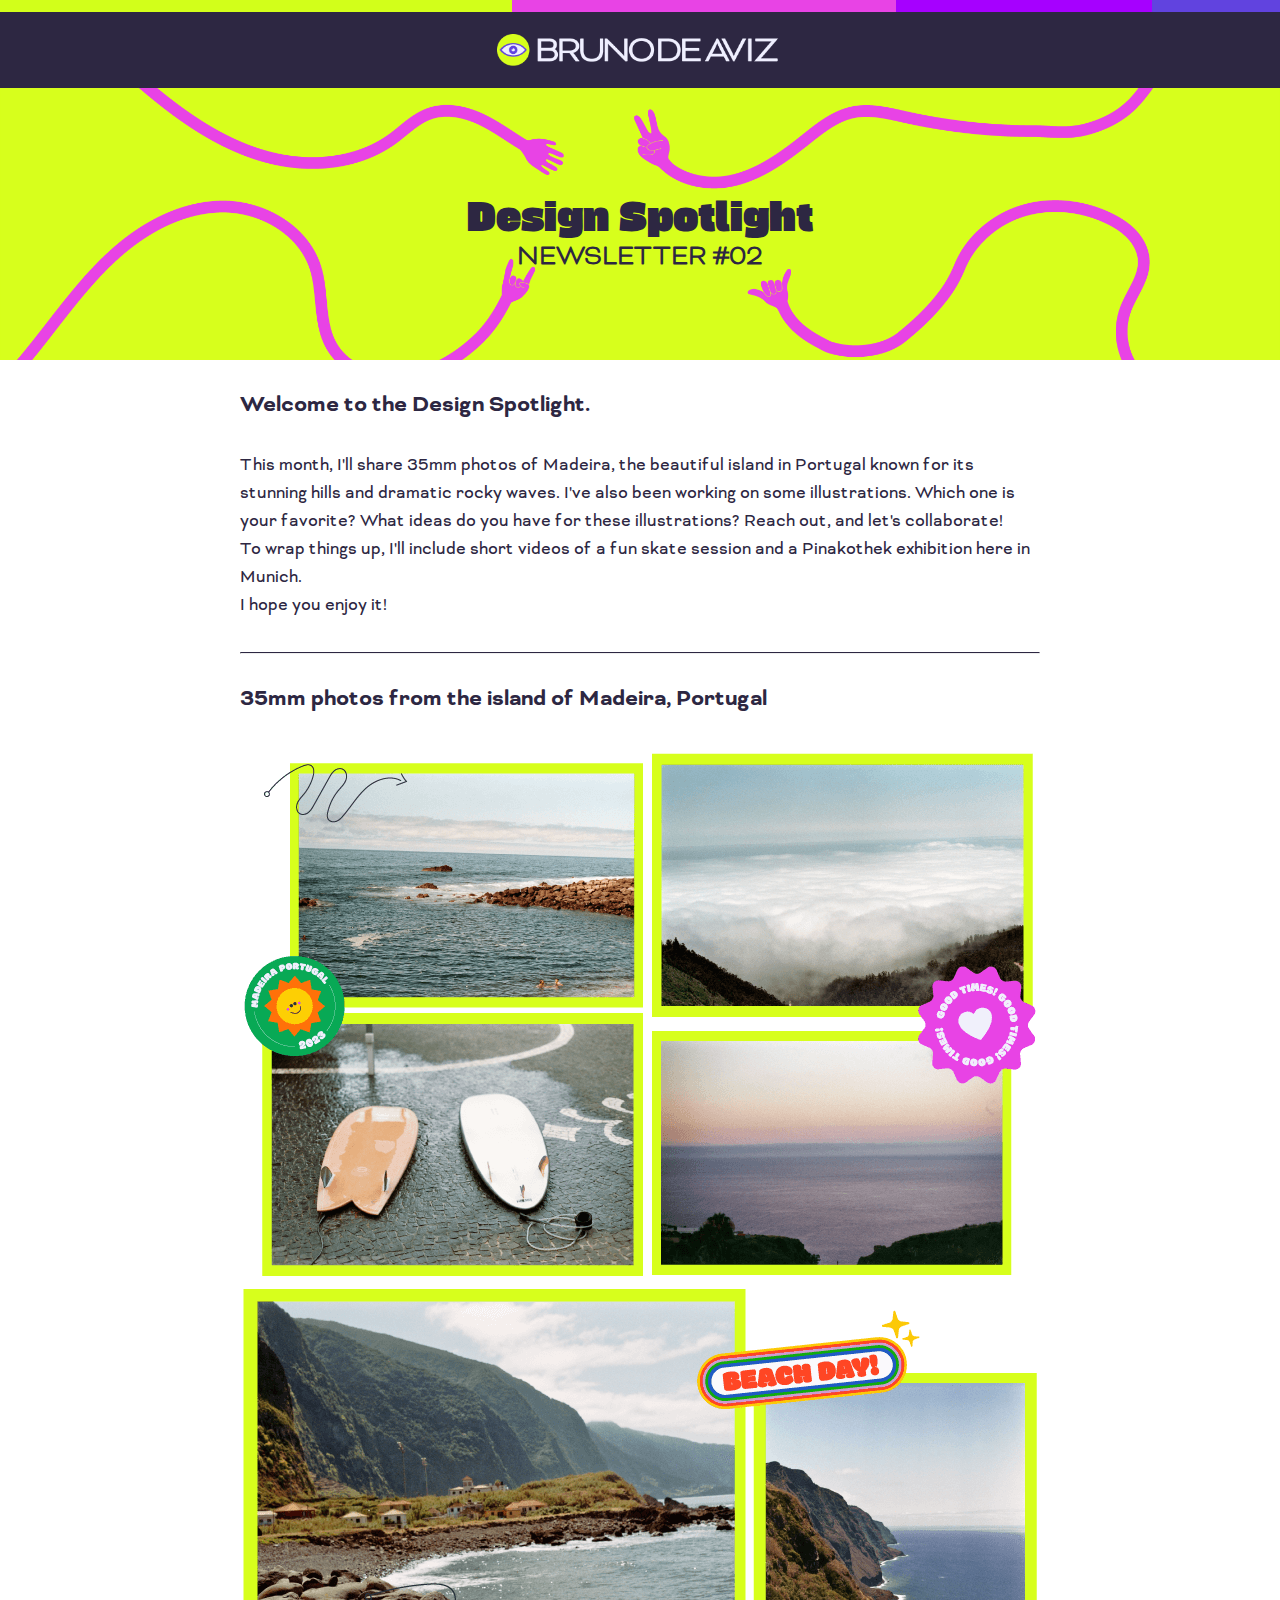
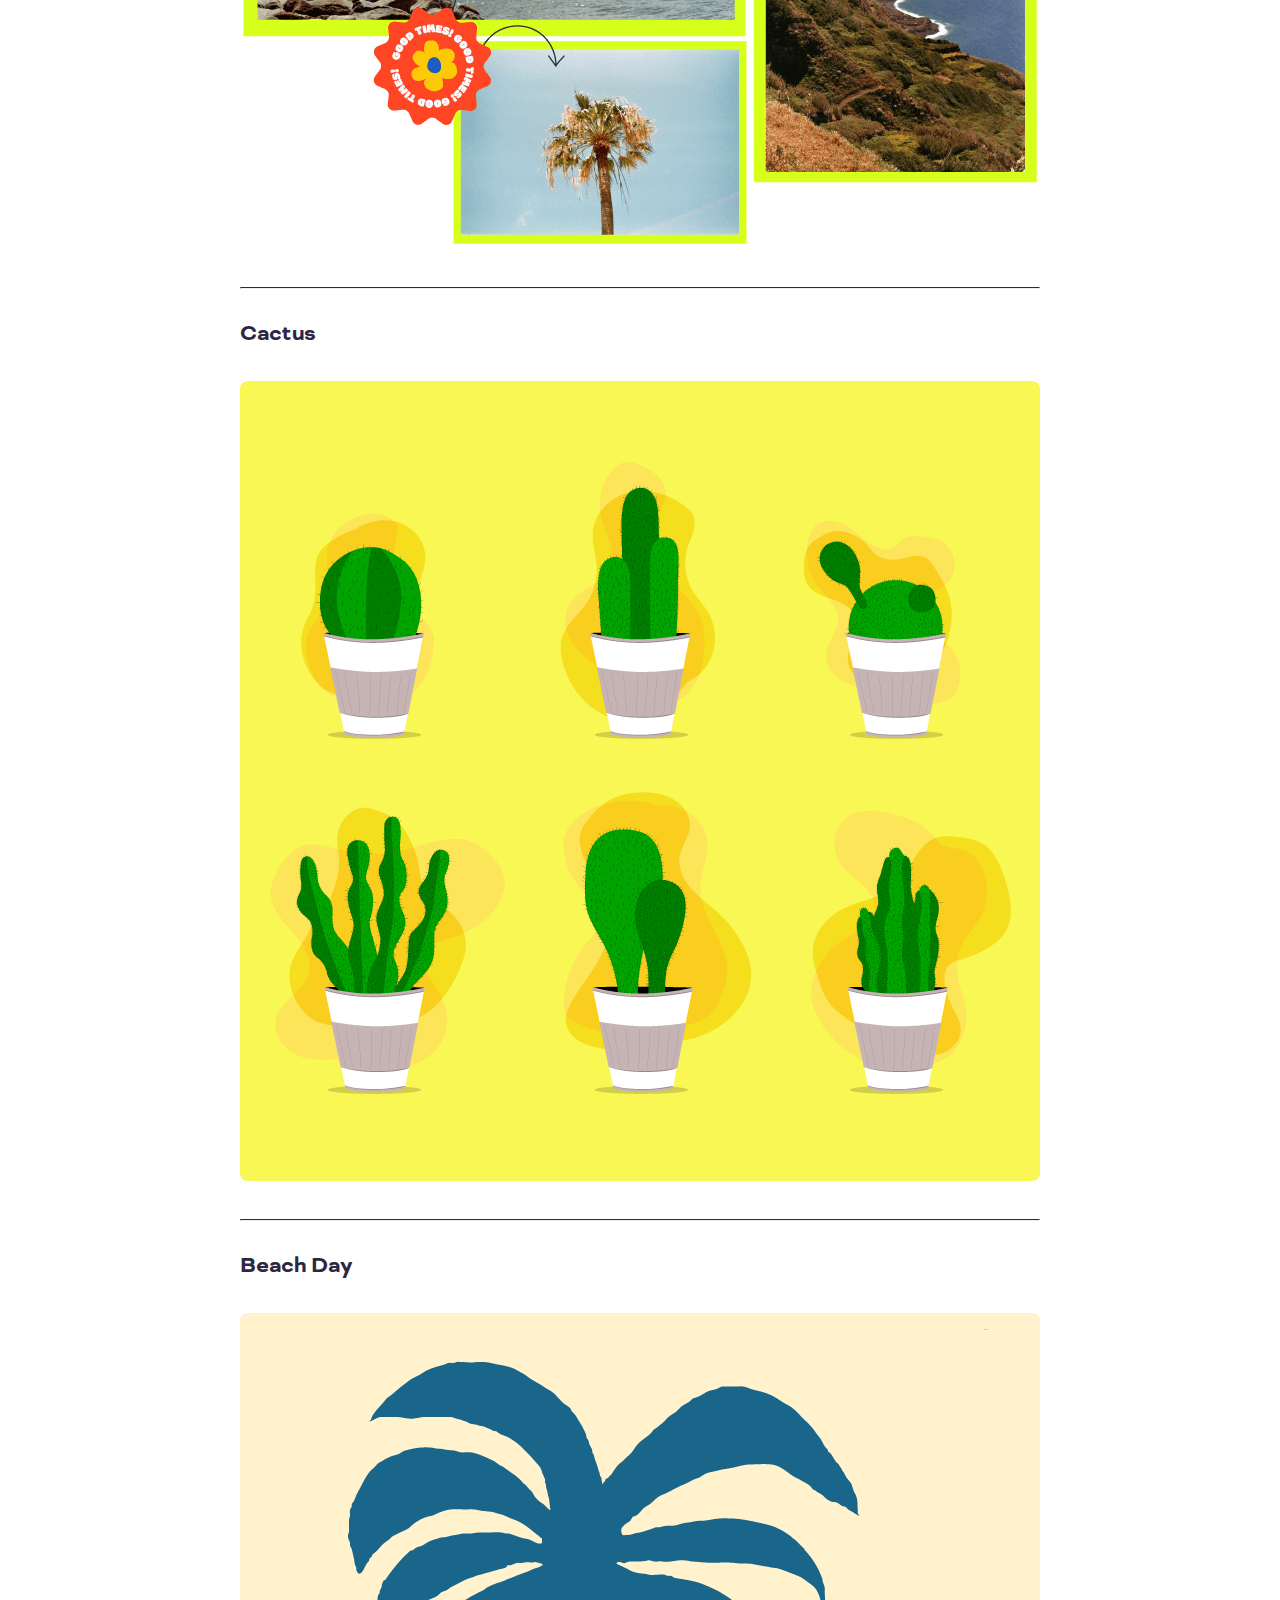
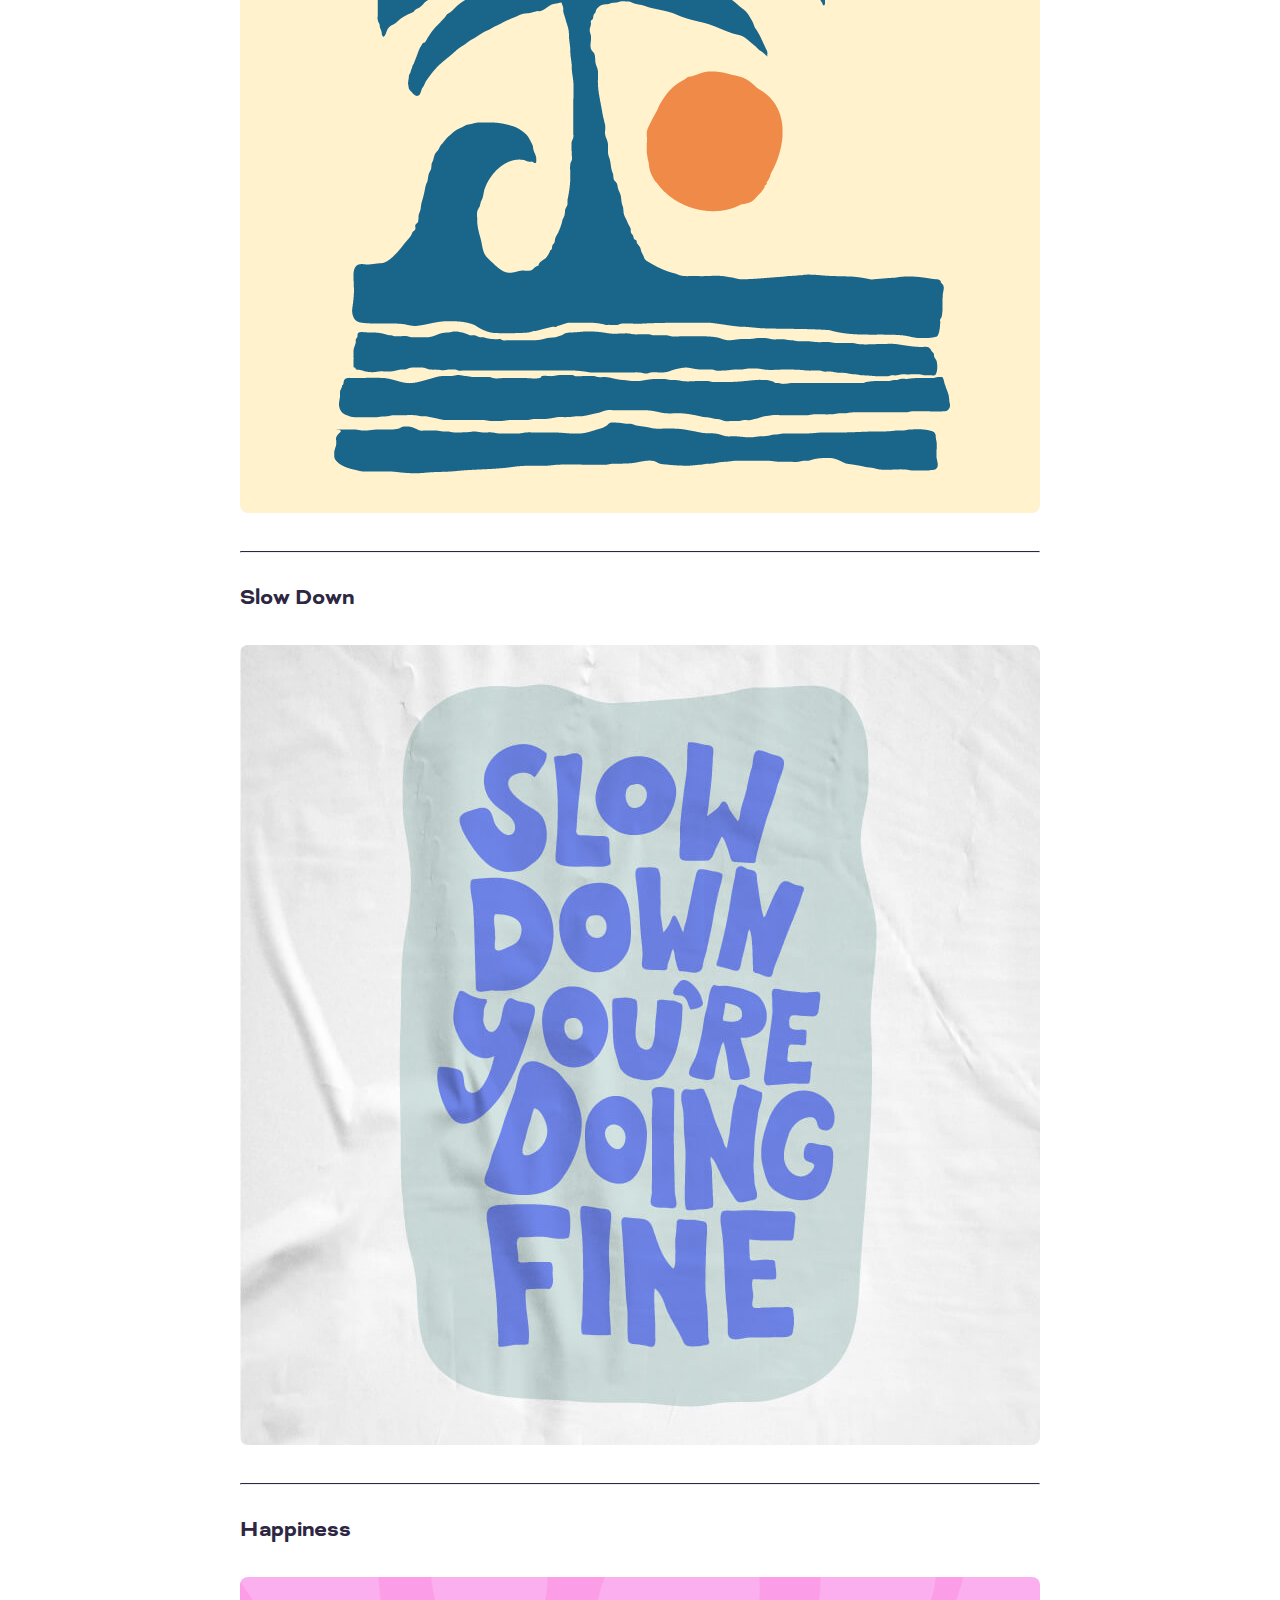
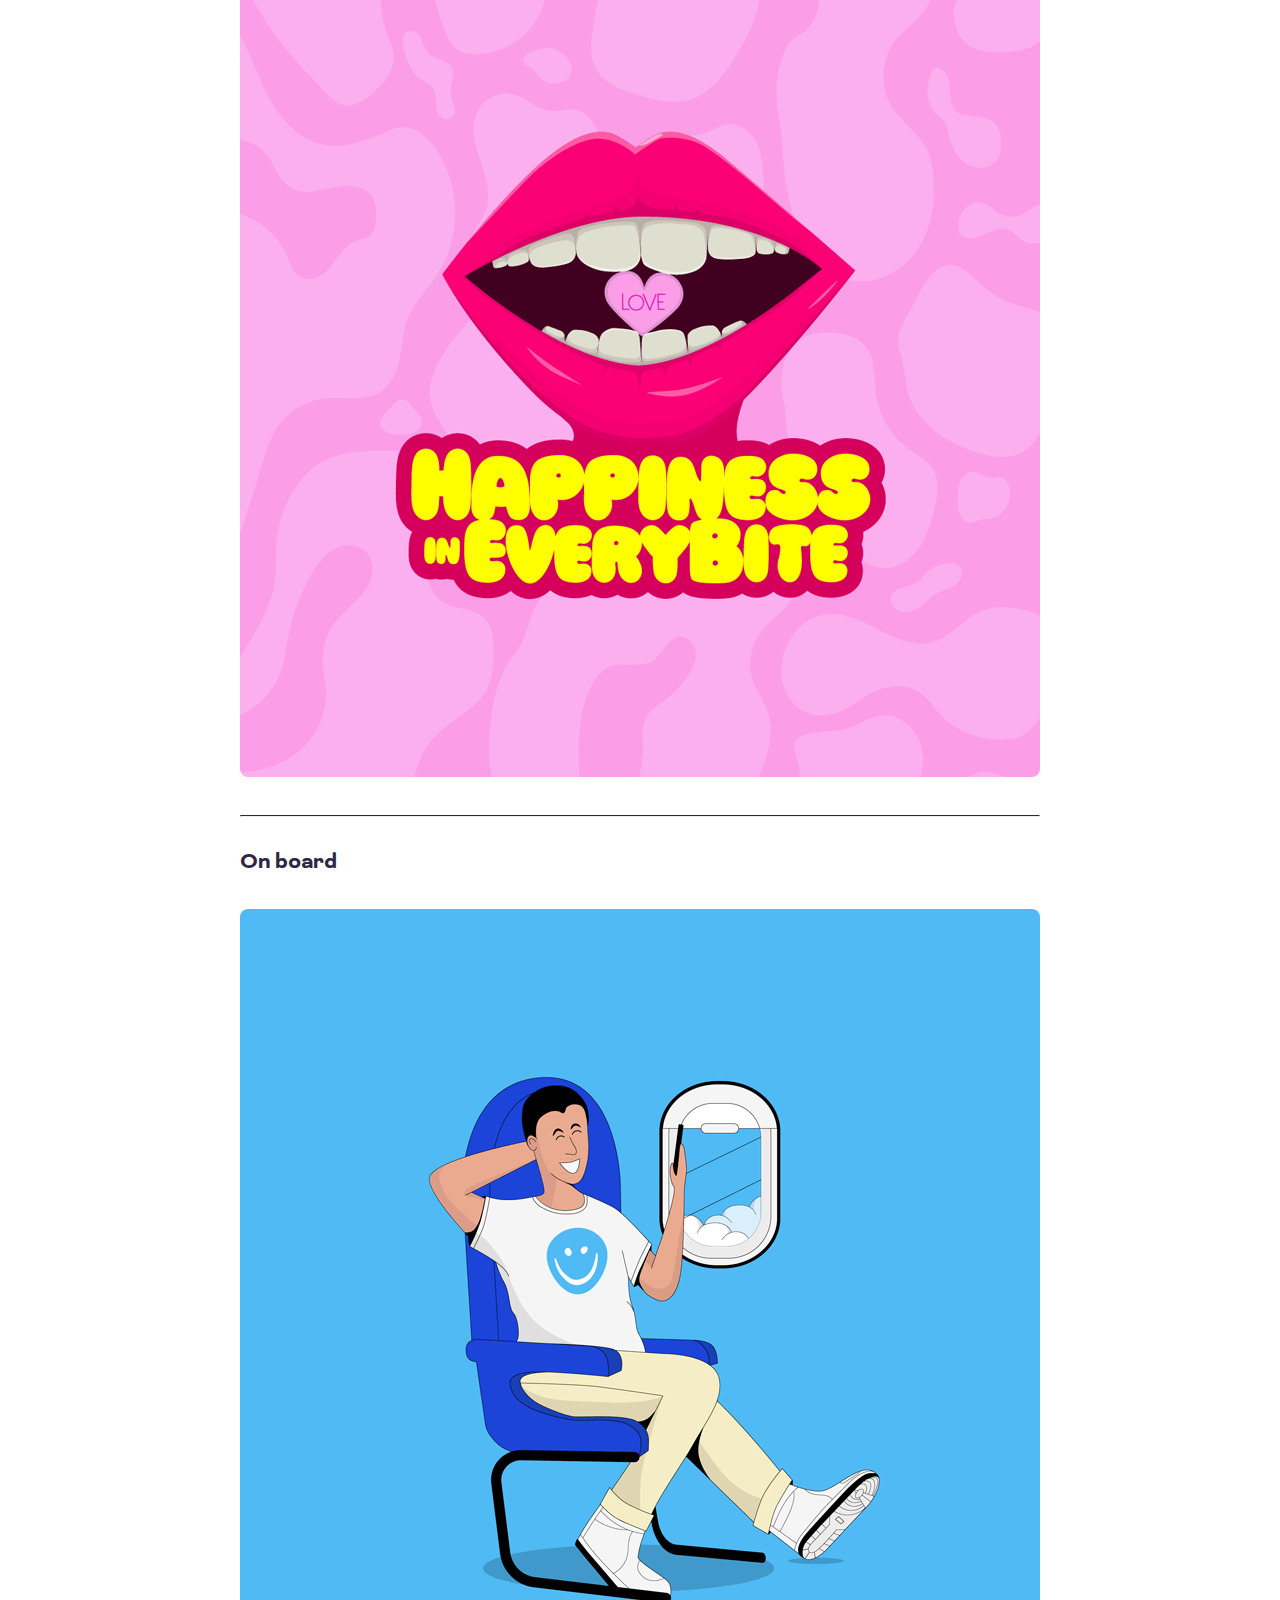
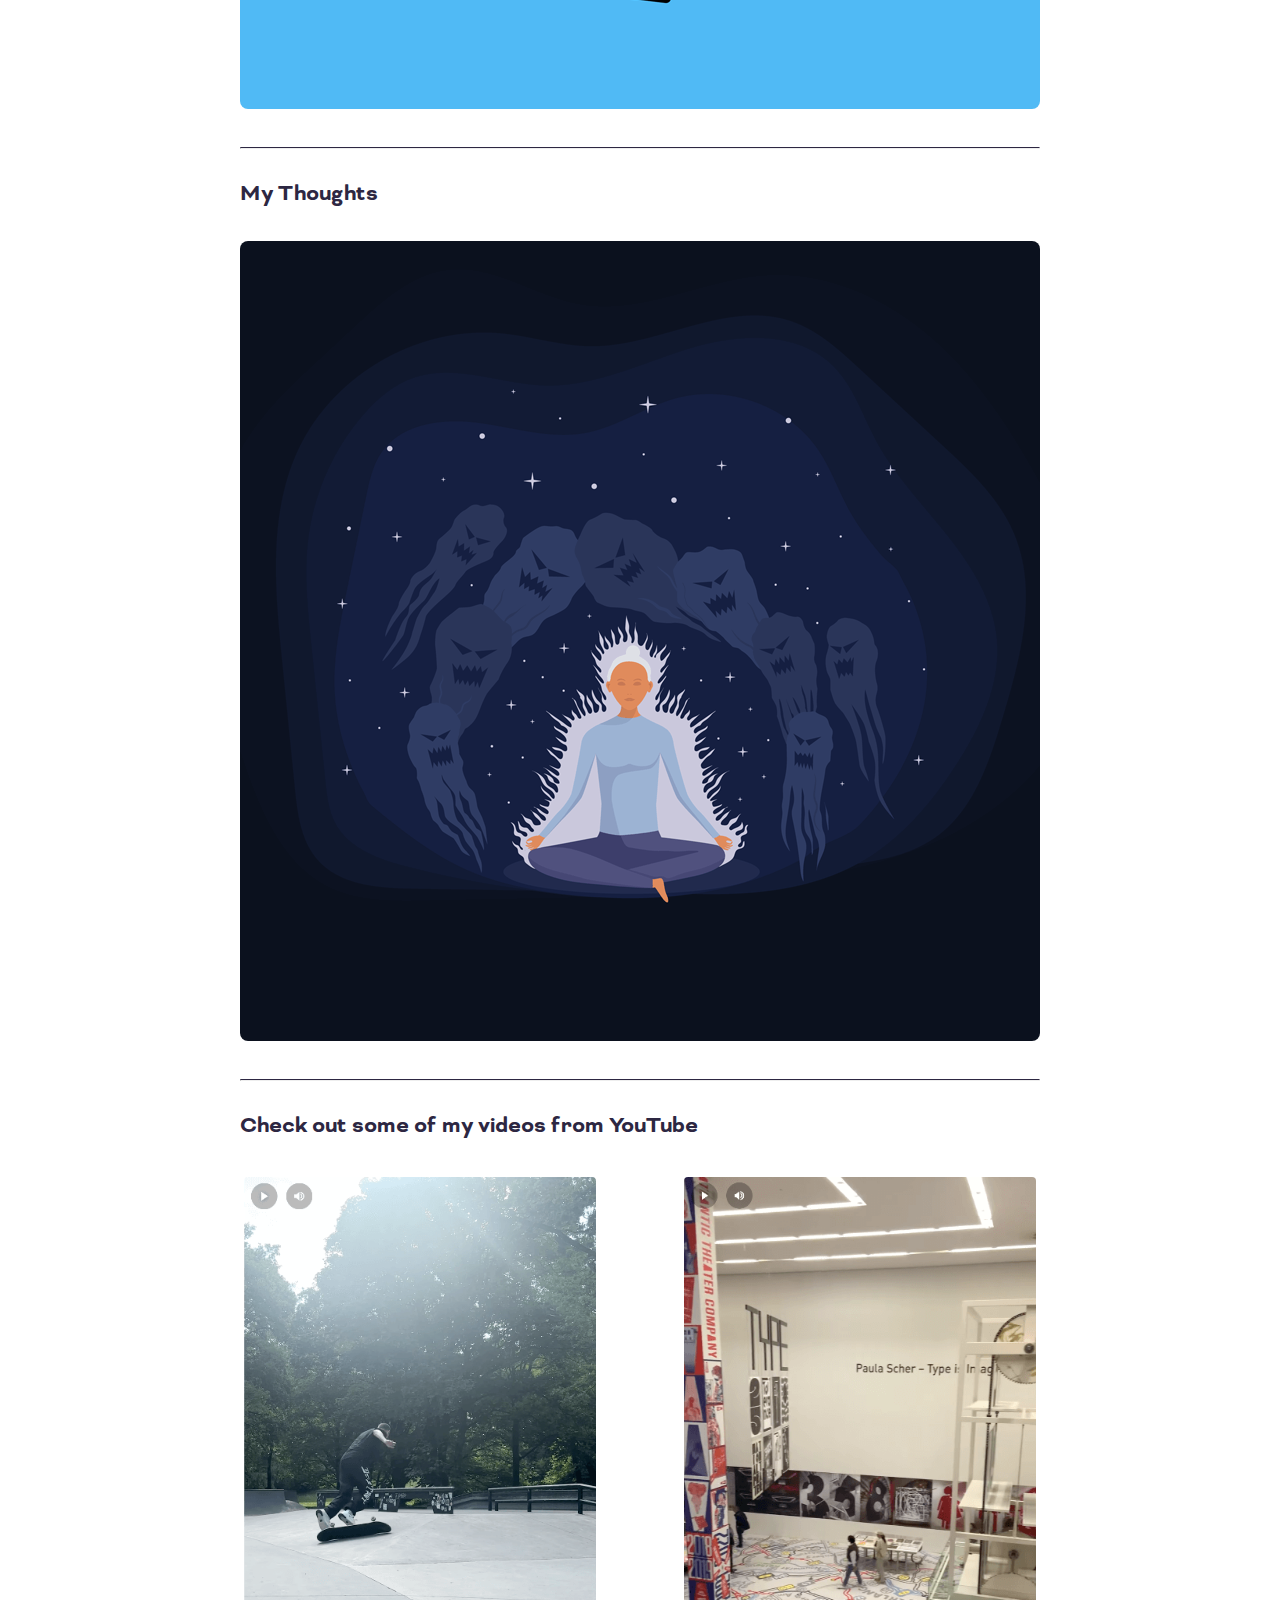
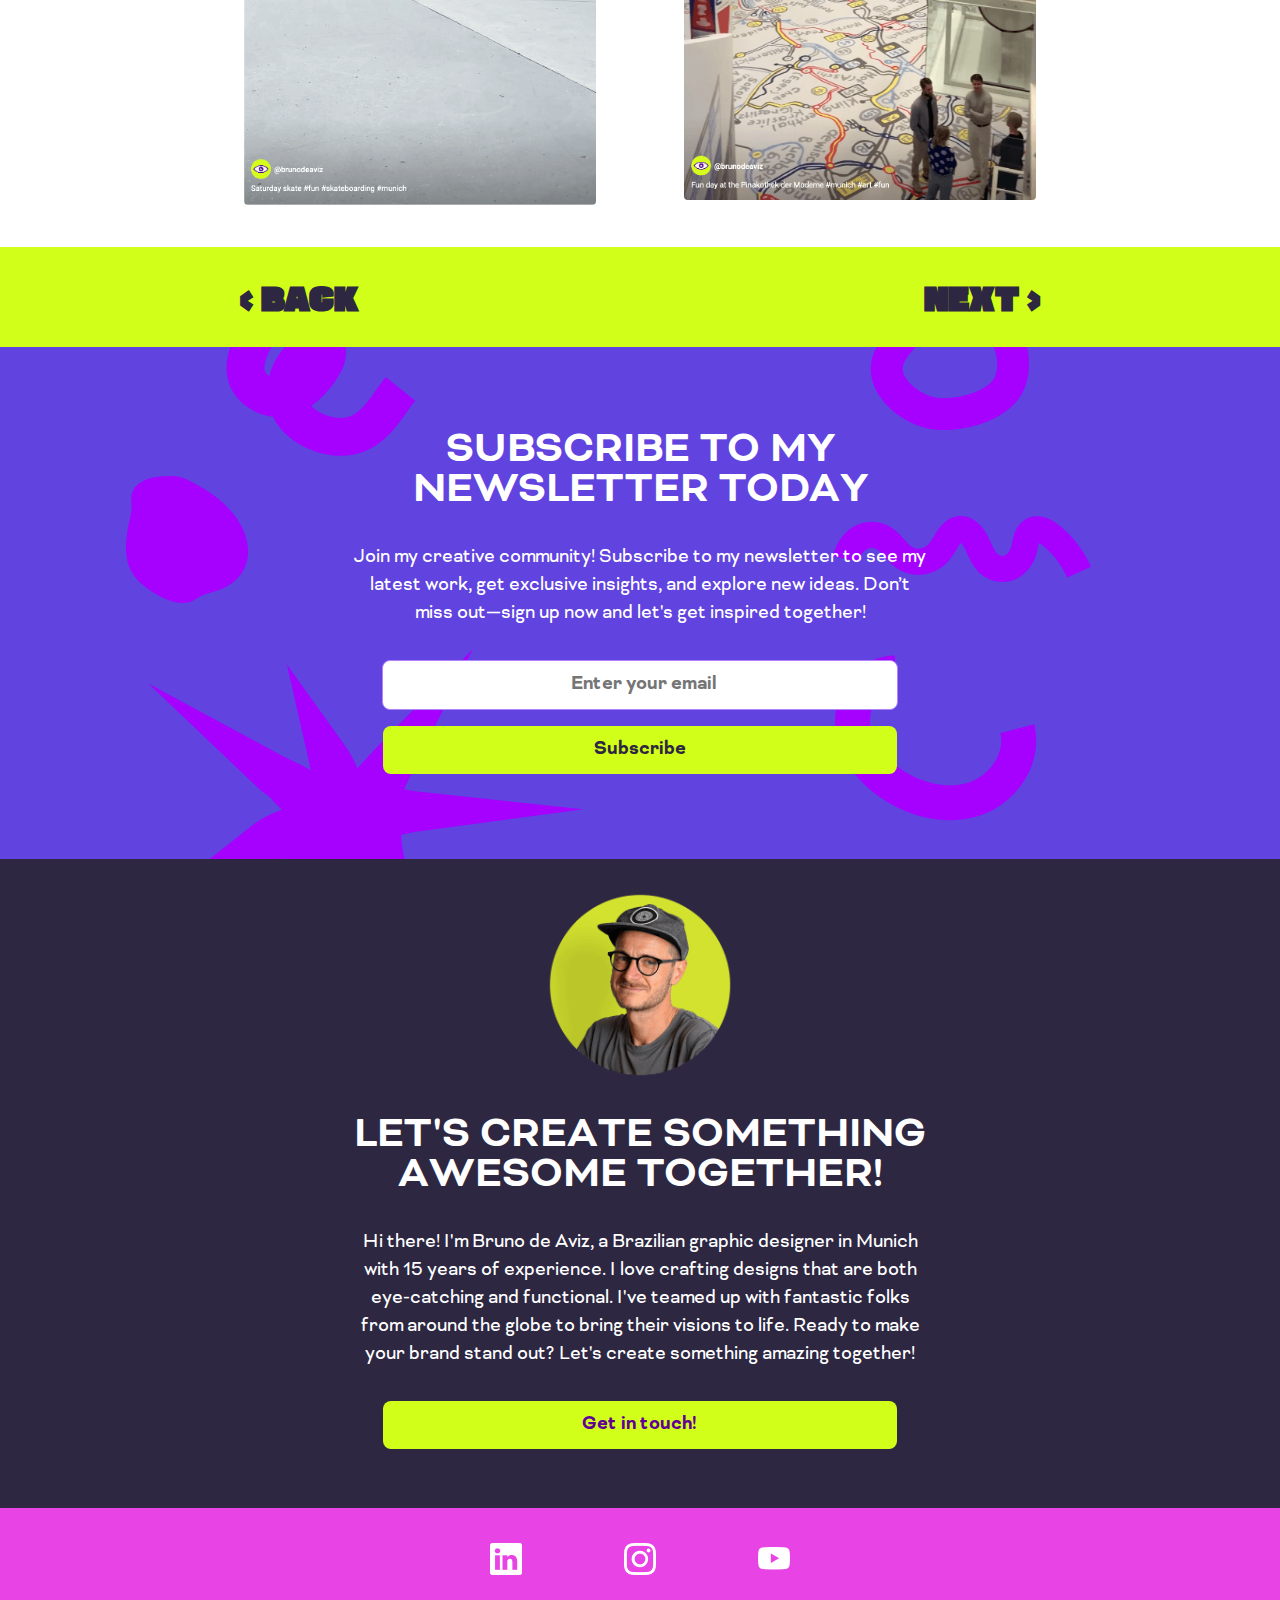
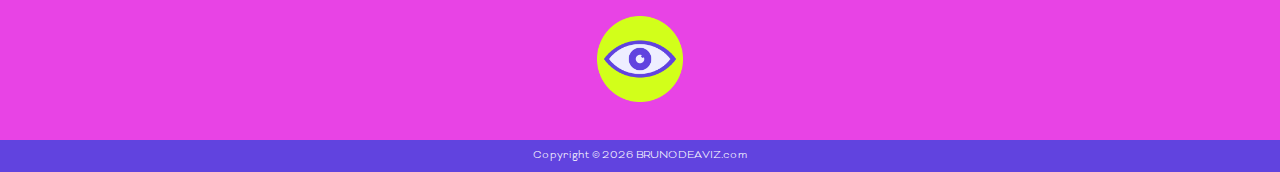
<file: 02/index.html>
<!DOCTYPE html>
<html>



<head>

    <!-- Google tag (gtag.js) -->
<script async src="https://www.googletagmanager.com/gtag/js?id=G-VRYYD5DW9D"></script>
<script>
  window.dataLayer = window.dataLayer || [];
  function gtag(){dataLayer.push(arguments);}
  gtag('js', new Date());

  gtag('config', 'G-VRYYD5DW9D');
</script>


    <link rel="stylesheet" type="text/css" href="css/style-homepage-2024.css?version=17">
    <meta charset="utf-8">
    <meta name="viewport" content="width=device-width, initial-scale=1">
    <title>BRUNODEAVIZ Design Spotlight Newsletter #02</title>
    <meta property="og:title" content="BRUNODEAVIZ Design Spotlight Newsletter #02" />
    <meta property="og:type" content="newsletter" />
    <meta property="og:url" content="https://brunodeaviz.com/newsletter/002/" />
    <meta property="og:image" content="https://b-aviz.github.io/DesignSpotlight/img/thumbnail-00.png" />

    <meta charset="UTF-8">
    <meta name="description" content="This month, I'll share 35mm photos of Madeira, the beautiful island in Portugal known for its stunning hills and dramatic rocky waves. I've also been working on some illustrations.">
    <meta name="keywords" content="logo, identity, web, app design, business, advertising, clothing, merchandise, art, illustration, packaging, label, book, magazine, video, animation, Grafik design, Grafikdesign, Art Director, Bavaria, München, design, graphic designer, munich, graphicdesigner, designer, graphic, brand, print, digital, illustration, price, fast, easy, solution, create, startup, product, ui, ux, passion, inspired, nature" />
    <meta name="author" content="Bruno de Aviz">
    <meta name="robots" content="all">
    <meta name="theme-color" content="#FFFFFF" />
    <link rel="canonical" href="https://brunodeaviz.com/newsletter/002/" />
    <link rel="icon" type="image/x-icon" href="/img/favicon.ico">
    <link rel="icon" type="image/png" href="img/ba-16px.png" sizes="16x16">
    <link rel="icon" type="image/png" href="img/ba-32px.png" sizes="32x32">
    <link rel="icon" type="image/png" href="img/ba-96px.png" sizes="96x96">
    <link rel="apple-touch-icon" sizes="72x72" href="img/ba-touch-ipad.png" >
    <link rel="apple-touch-icon" sizes="114x114" href="img/ba-touch-iphone.png" >
    <link rel="apple-touch-icon" sizes="152x152" href="img/ba-touch-ipad-ret.png" >

    
</head>
<body>
  <div class="top_bar">
   
      <div class="top_bar_01"></div>
      <div class="top_bar_02"></div>
      <div class="top_bar_03"></div>
      <div class="top_bar_04"></div>
  
  </div> 
    <header>
      
      <div class="top-header">
        <div class="logo">
          <img src="img/logo.png" width="286.67px" />
        </div>    
        
      </div>
      <div class="main-header">
        <div class="main-header-group">
          <div class="title">
            
            <div class="subtitle">
              <h1>Design Spotlight</h1>
              <h2>Newsletter #02</h2>
              </div>
          
          </div>
          
        </div>  
      </div>
        
    </header>
    <section>
      <div class="content">
        <div class="space"></div>
        <div class="space"></div>
        <h2>Welcome to the Design Spotlight.</h2>
        <div class="space"></div>
        <div class="space"></div>
        <p>This month, I'll share 35mm photos of Madeira, the beautiful island in Portugal known for its stunning hills and dramatic rocky waves. I've also been working on some illustrations. Which one is your favorite? What ideas do you have for these illustrations? Reach out, and let's collaborate!
<br>
          To wrap things up, I'll include short videos of a fun skate session and a Pinakothek exhibition here in Munich.<br>I hope you enjoy it!</p>
        <div class="space"></div>
        <div class="space"></div>
        <hr class="solid"></hr>
        <div class="space"></div>
        <div class="space"></div>
        <h2>35mm photos from the island of Madeira, Portugal </h2>
        <div class="space"></div>
        <div class="space"></div>
        <img src="img/madeira01.png"/>
        <img src="img/madeira02.png"/>
        <div class="space"></div>
        <div class="space"></div>
        <hr class="solid"></hr>
        <div class="space"></div>
        <div class="space"></div>
        <h2>Cactus</h2>
        <div class="space"></div>
        <div class="space"></div>
        <img src="img/cactus.png"/>
        <div class="space"></div>
        <div class="space"></div>
        <hr class="solid"></hr>

        <div class="space"></div>
        <div class="space"></div>
        <h2>Beach Day</h2>
        <div class="space"></div>
        <div class="space"></div>
        <img src="img/beachday.png"/>
        <div class="space"></div>
        <div class="space"></div>
        <hr class="solid"></hr>
  
        <div class="space"></div>
        <div class="space"></div>
        <h2>Slow Down</h2>
        <div class="space"></div>
        <div class="space"></div>
        <img src="img/slowdown.jpg"/>
        <div class="space"></div>
        <div class="space"></div>
        <hr class="solid"></hr>

        <div class="space"></div>
        <div class="space"></div>
        <h2>Happiness</h2>
        <div class="space"></div>
        <div class="space"></div>
        <img src="img/happiness.png"/>
        <div class="space"></div>
        <div class="space"></div>
        <hr class="solid"></hr>

        <div class="space"></div>
        <div class="space"></div>
        <h2>On board</h2>
        <div class="space"></div>
        <div class="space"></div>
        <img src="img/onboard.png"/>
        <div class="space"></div>
        <div class="space"></div>
        <hr class="solid"></hr>

        <div class="space"></div>
        <div class="space"></div>
        <h2>My Thoughts</h2>
        <div class="space"></div>
        <div class="space"></div>
        <img src="img/mythoughts.png"/>
        <div class="space"></div>
        <div class="space"></div>
        <hr class="solid"></hr>

        <div class="space"></div>
        <div class="space"></div>
        <h2>Check out some of my videos from YouTube</h2>
        <div class="space"></div>
        <div class="space"></div>
        <a href="https://www.youtube.com/shorts/nP_EaGqcxNA" target="_blank"><img src="img/youtube01.png" width="44%" style=" padding: 4px;"/></a><a href="https://www.youtube.com/shorts/S6pMGVV8hmQ" target="_blank"> <img src="img/youtube02.png" width="44%" style="float: right; padding: 4px;"/></a>
        <div class="space"></div>
        <div class="space"></div>


      </div>
    </section>
    <div class="nav-bar">
  <div class="nav-buttons">
    <a id="prev-link" class="nav-button left" href="#">BACK</a>
    <a id="next-link" class="nav-button right" href="#">NEXT</a>
  </div>
</div>
    <section class="newsletter">
      <div class="newsletter-group">
        <div class="newsletter-grouptext">
          <div class="newsletter-text">
              <h2>Subscribe to my<br> newsletter today</h2>
              <div class="space"></div>
              <div class="space"></div>
              <p>Join my creative community! Subscribe to my newsletter to see  my latest work, get exclusive insights, and explore new ideas. Don’t miss out—sign up now and let's get inspired together!</p>
              <div class="space"></div>
              <div class="space"></div>
              <form action="https://brunodeaviz.us8.list-manage.com/subscribe/post?u=f9e1836efc124886c15966163&amp;id=1e16287b3d&amp;f_id=005059e0f0"
                  method="post" id="mc-embedded-subscribe-form" name="mc-embedded-subscribe-form" class="validate"
                  target="_blank" novalidate>
                  <input type="email" placeholder="  Enter your email" name="EMAIL" class="required email" id="mce-EMAIL">
                  <div class="space"></div>
                  <input type="submit" value="Subscribe" name="subscribe" id="mc-embedded-subscribe" class="button">
                  <script type='text/javascript' src='//s3.amazonaws.com/downloads.mailchimp.com/js/mc-validate.js'></script>
                  <script type='text/javascript'>
                    (function ($) {
                      window.fnames = new Array();
                      window.ftypes = new Array();
                      fnames[0] = 'EMAIL';
                      ftypes[0] = 'email';
                      fnames[1] = 'FNAME';
                      ftypes[1] = 'text';
                      fnames[2] = 'LNAME';
                      ftypes[2] = 'text';
                      fnames[3] = 'ADDRESS';
                      ftypes[3] = 'address';
                      fnames[4] = 'PHONE';
                      ftypes[4] = 'phone';
                      fnames[5] = 'BIRTHDAY';
                      ftypes[5] = 'birthday';
                    }(jQuery));
                    var $mcj = jQuery.noConflict(true);
                  </script>
                </form>

            </div>    
          </div>    
      </div>
    </section>
  <div class="about">
        <div class="about-group">
            <div class="about-text">
              <div class="space"></div>
              <div class="space"></div>
                <img src="img/profile-photo.png">
                <div class="space"></div>
                <div class="space"></div>
                <h2>Let's Create Something Awesome Together!</h2>
                <div class="space"></div>
                <div class="space"></div>
                <p>Hi there! I'm Bruno de Aviz, a Brazilian graphic designer in Munich with 15 years of experience. I love crafting designs that are both eye-catching and functional. I've teamed up with fantastic folks from around the globe to bring their visions to life. Ready to make your brand stand out? Let's create something amazing together!</p>
                <div class="space"></div>
                <div class="space"></div>
                <a href="mailto:brunoaviz@gmail.com"><button class="button">Get in touch!</button></a>
                <div class="space"></div>
                <div class="space"></div>
              </div>
        </div>

  </div>
  <footer>
    <div class="space"></div>
    <div class="space"></div>
    <div class="social">

      <div class="linkedin"><a href="https://www.linkedin.com/in/brunodeaviz/" target="_blank"><img src="img/linkedin.png"></a></div>
      <div class="instagream"><a href="https://www.instagram.com/brunodeaviz/" target="_blank"><img src="img/instagram.png"></a></div>
      <div class="youtube"><a href="https://www.youtube.com/@brunodeaviz/" target="_blank"><img src="img/youtube.png"></a></div>
    </div>
    <div class="space"></div>
    <div class="space"></div>
    <div class="logo-eye"><img src="img/ba-touch-ipad-ret.png"></div>
    <div class="space"></div>
    <div class="space"></div>


  </footer>
  <div class="year"> Copyright © <script>document.write(new Date().getFullYear())</script> BRUNODEAVIZ.com</div>

    <script>
    const latestIssue = 20; // ← Update this with each new release

    const pathMatch = window.location.pathname.match(/\/(\d{2})\//);
    if (pathMatch) {
      const current = parseInt(pathMatch[1]);
      const prev = current > 1 ? String(current - 1).padStart(2, '0') : null;
      const next = current < latestIssue ? String(current + 1).padStart(2, '0') : null;

      const prevLink = document.getElementById('prev-link');
      const nextLink = document.getElementById('next-link');

      if (prev) {
        prevLink.href = `/${prev}/index.html`;
      } else {
        prevLink.style.visibility = 'hidden';
      }

      if (next) {
        nextLink.href = `/${next}/index.html`;
      } else {
        nextLink.style.visibility = 'hidden';
      }
    }
  </script> 
</body>
</html>
</file>
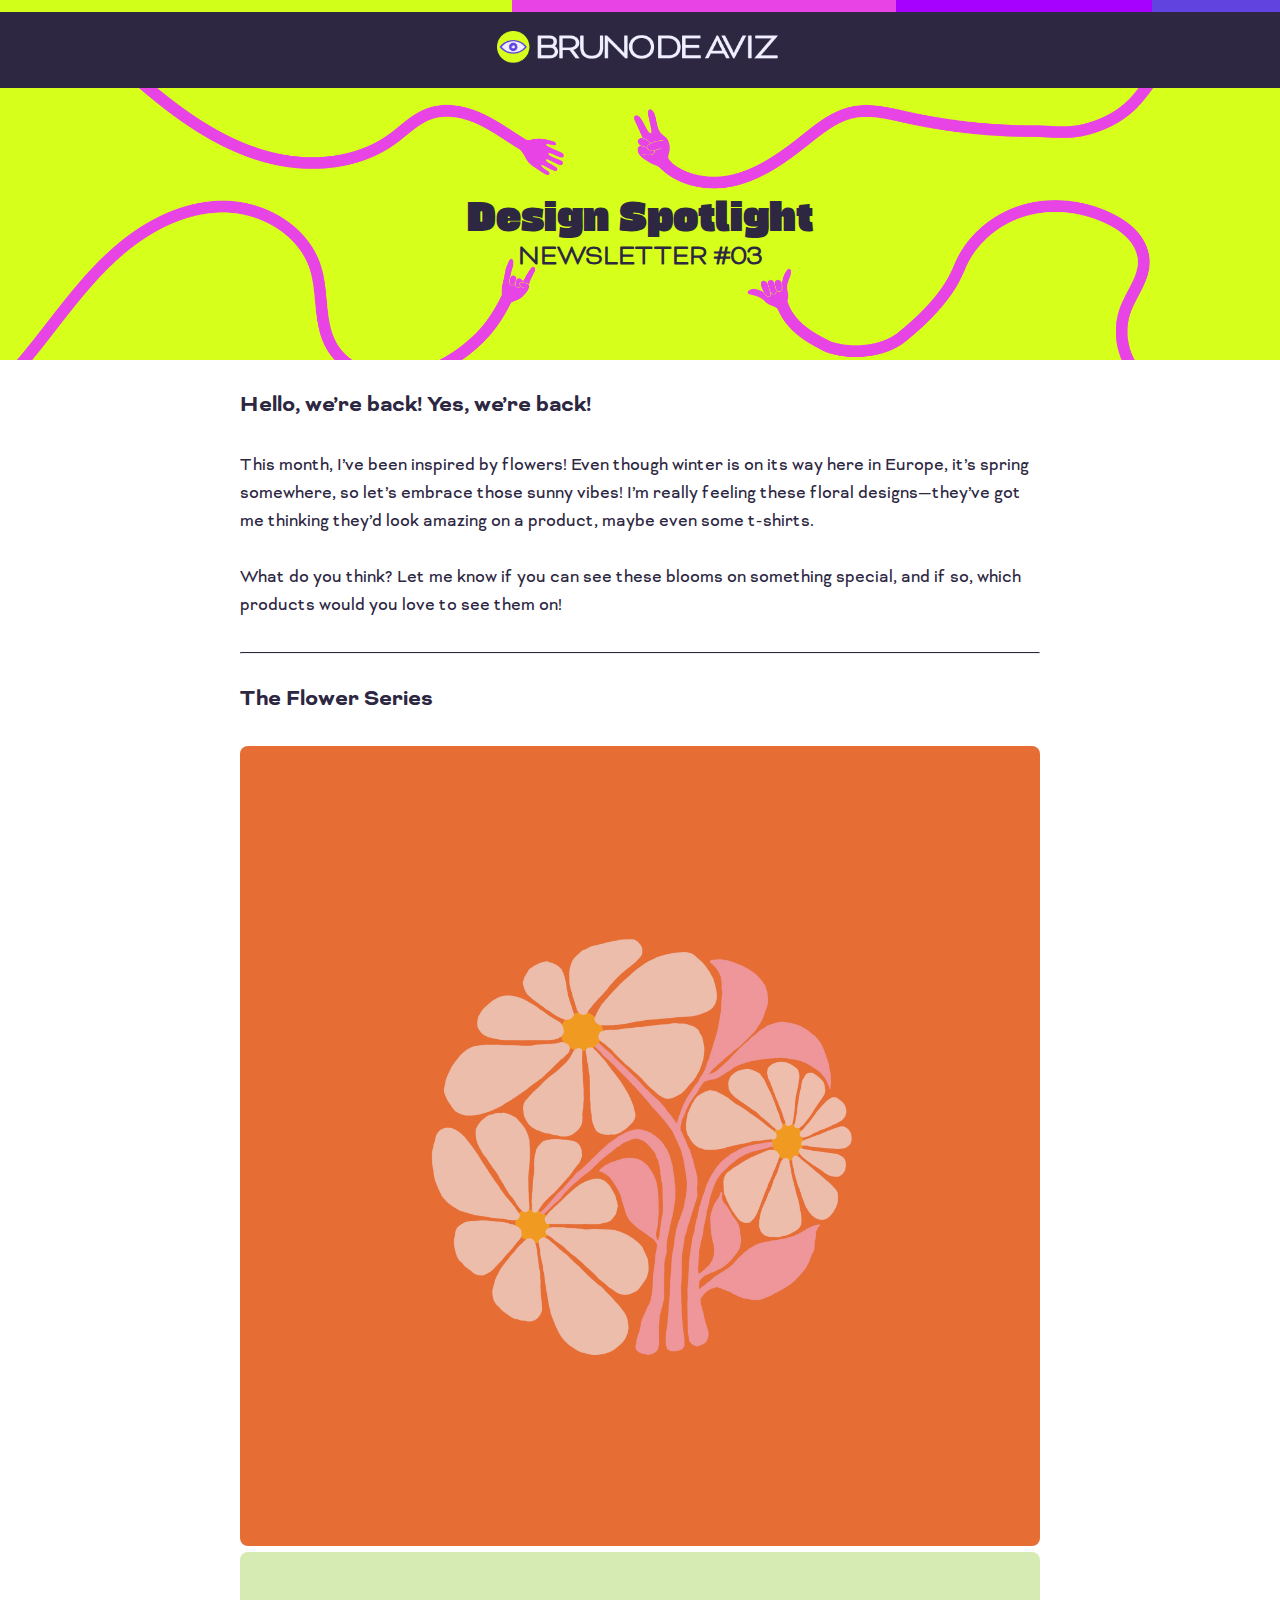
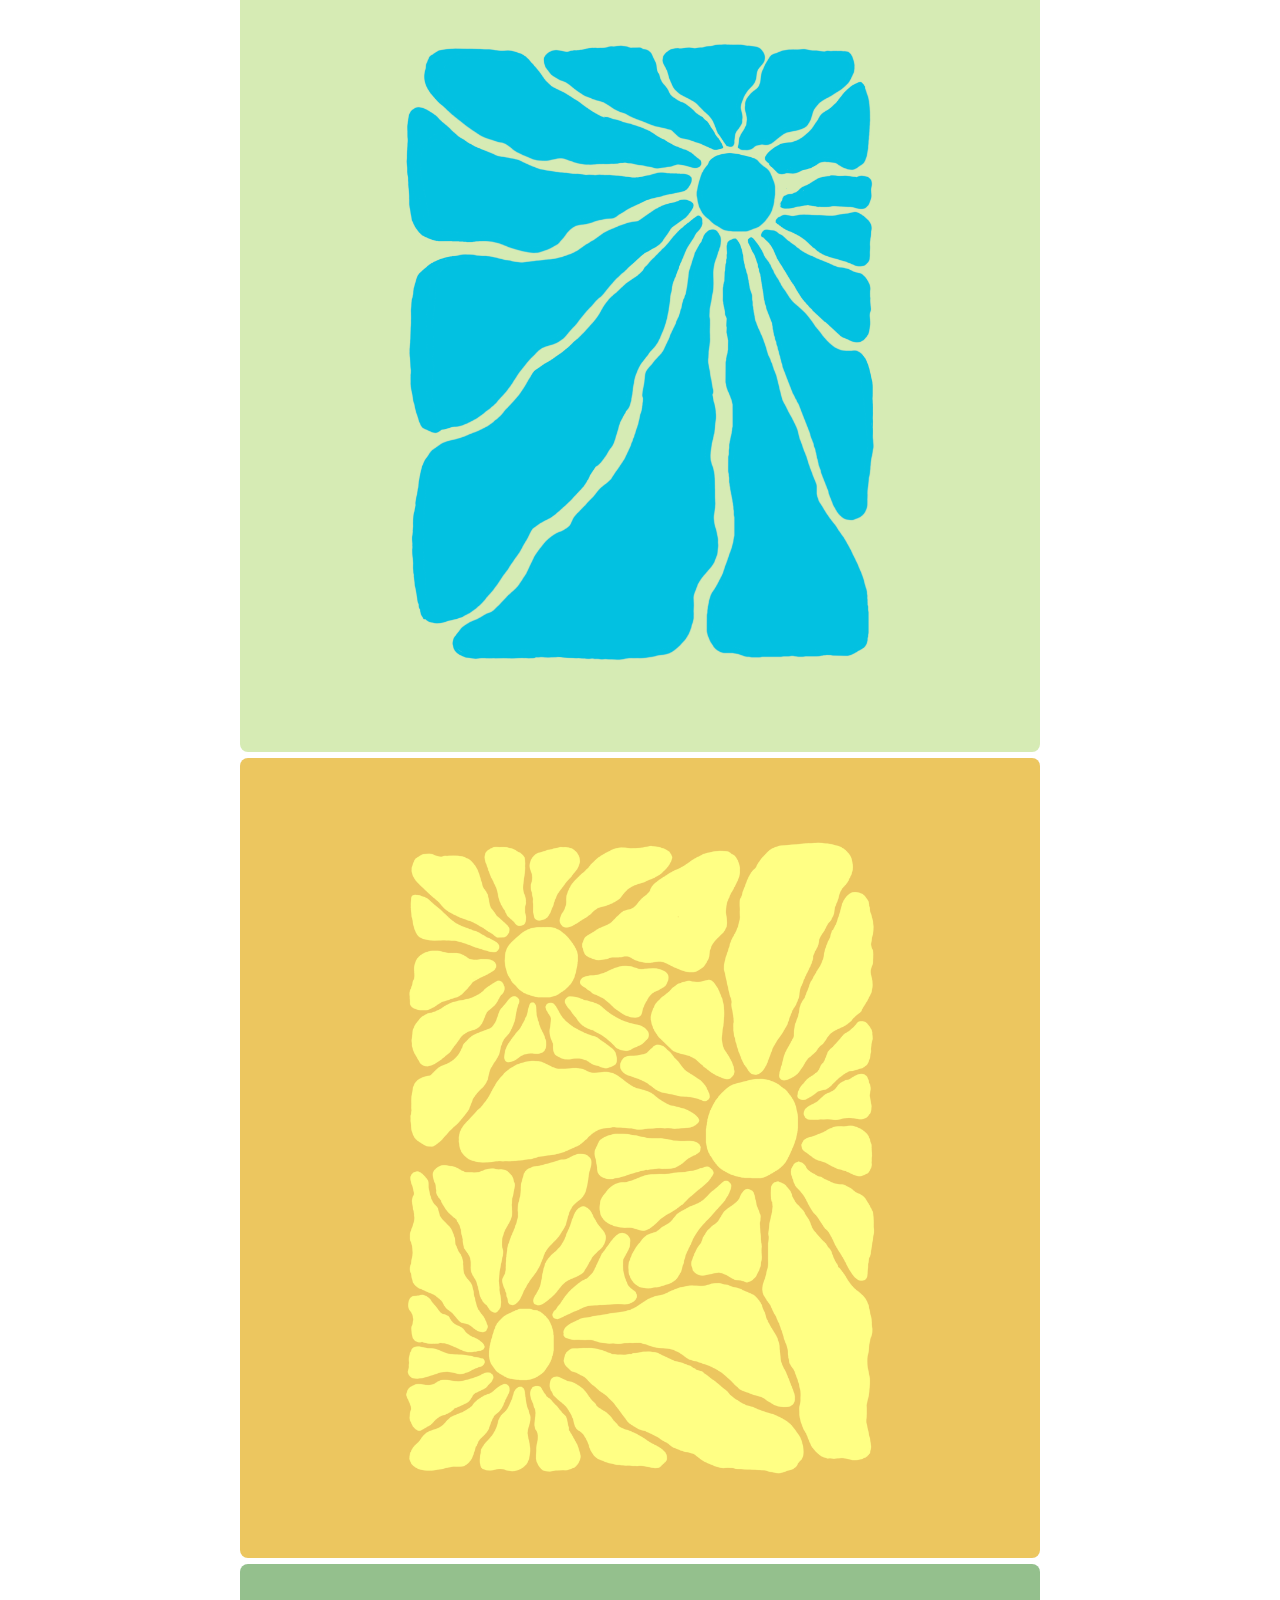
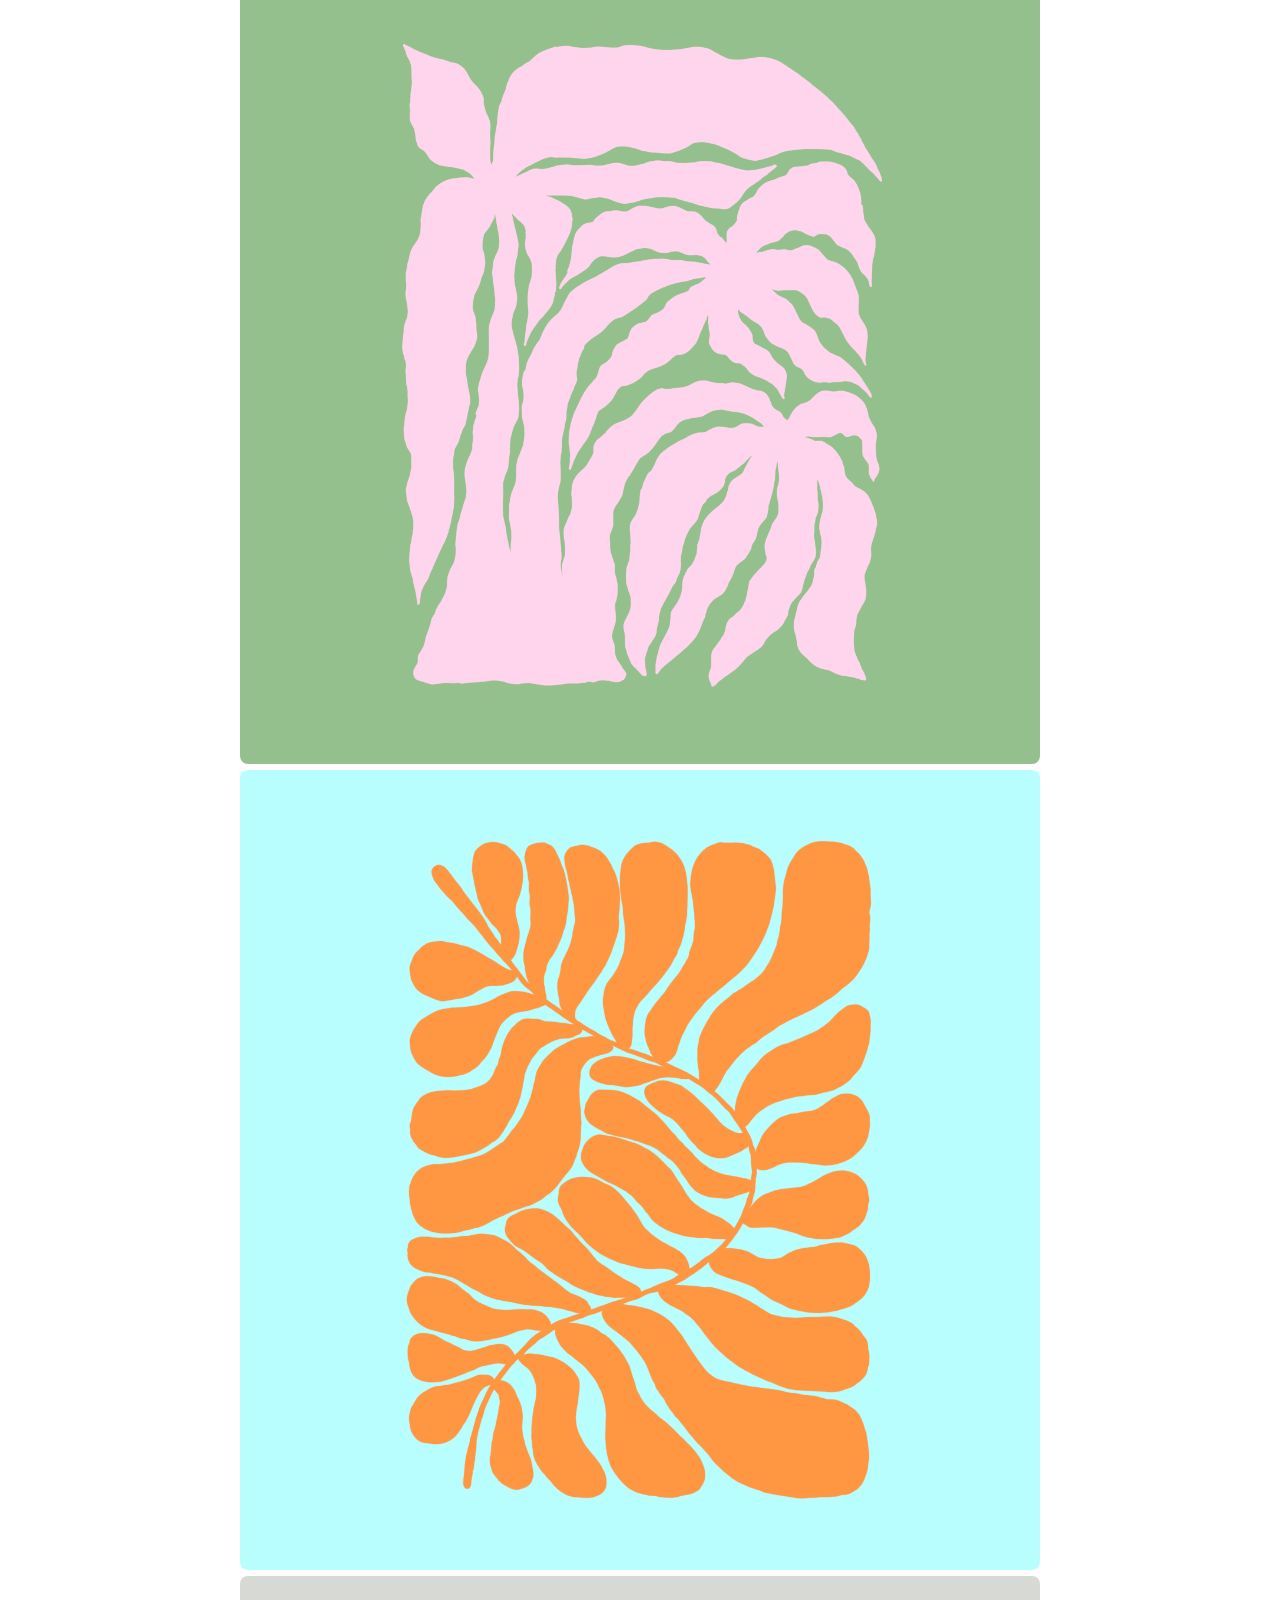
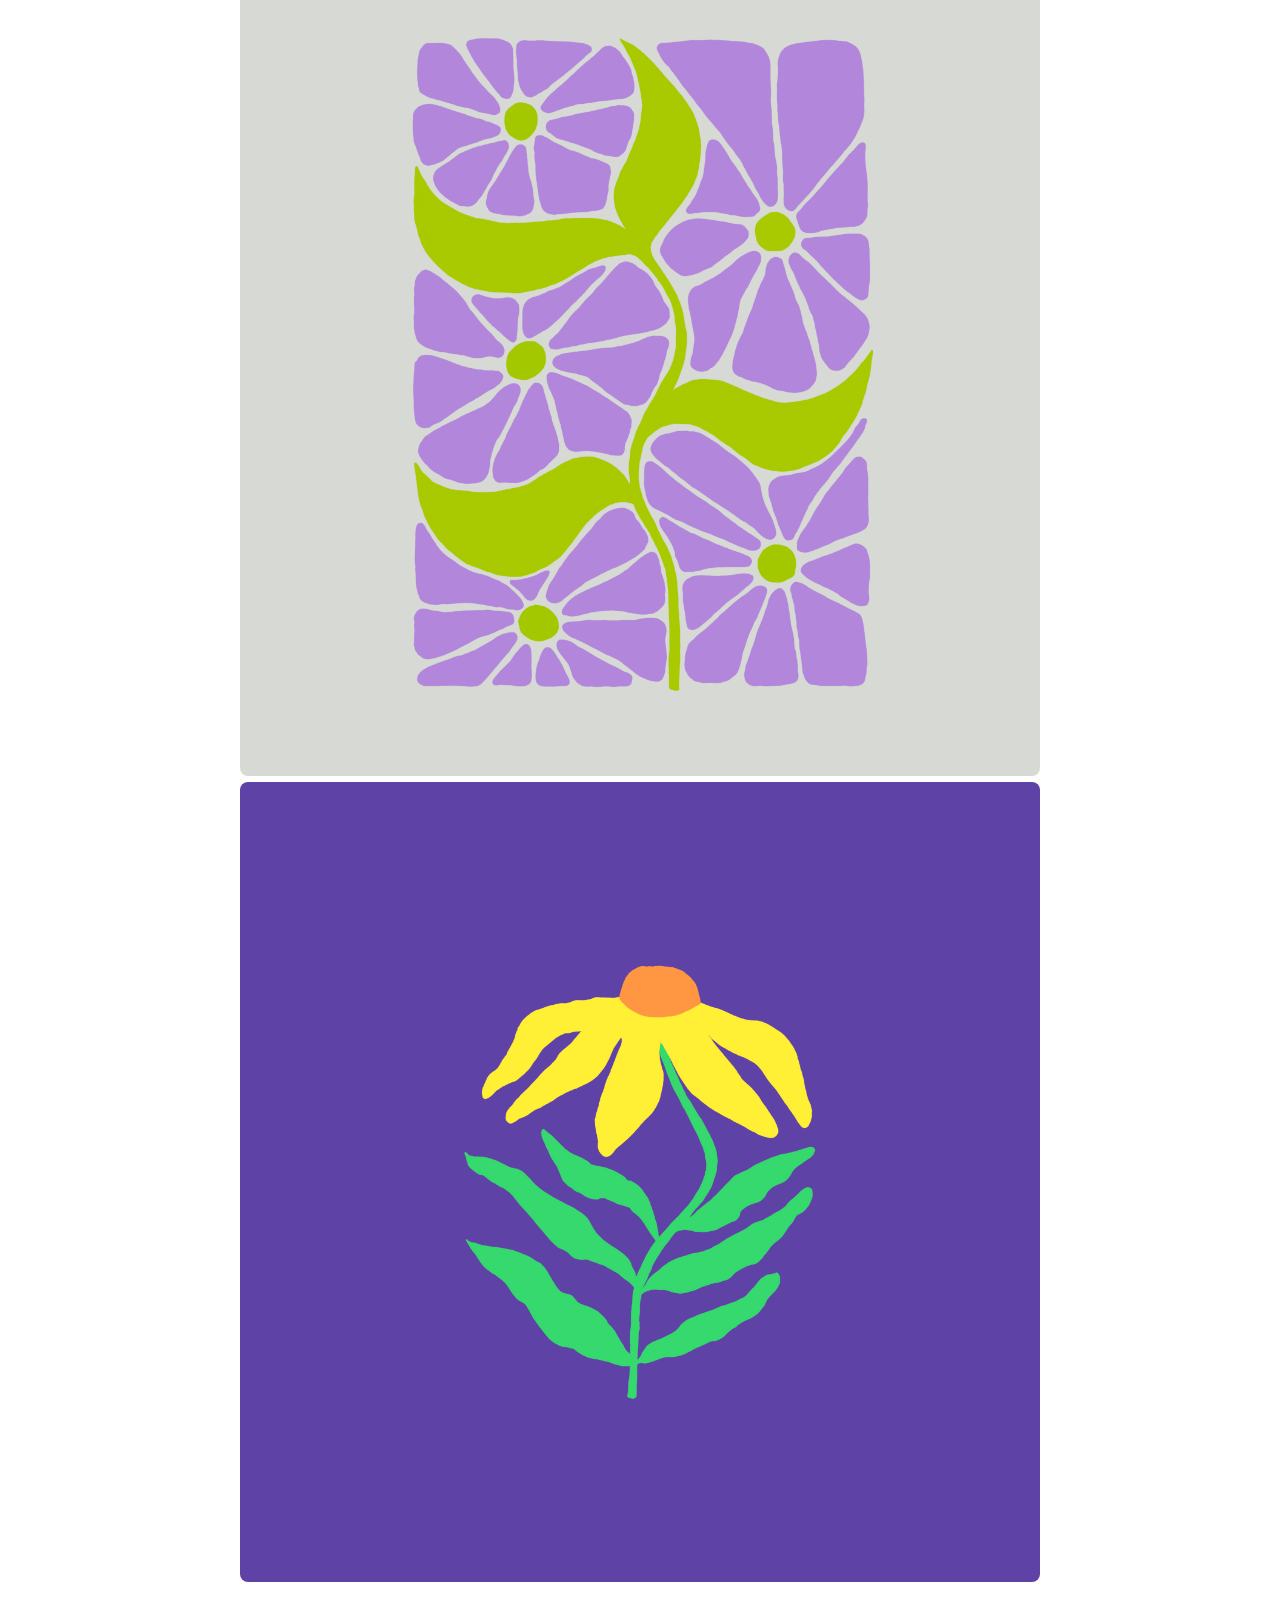
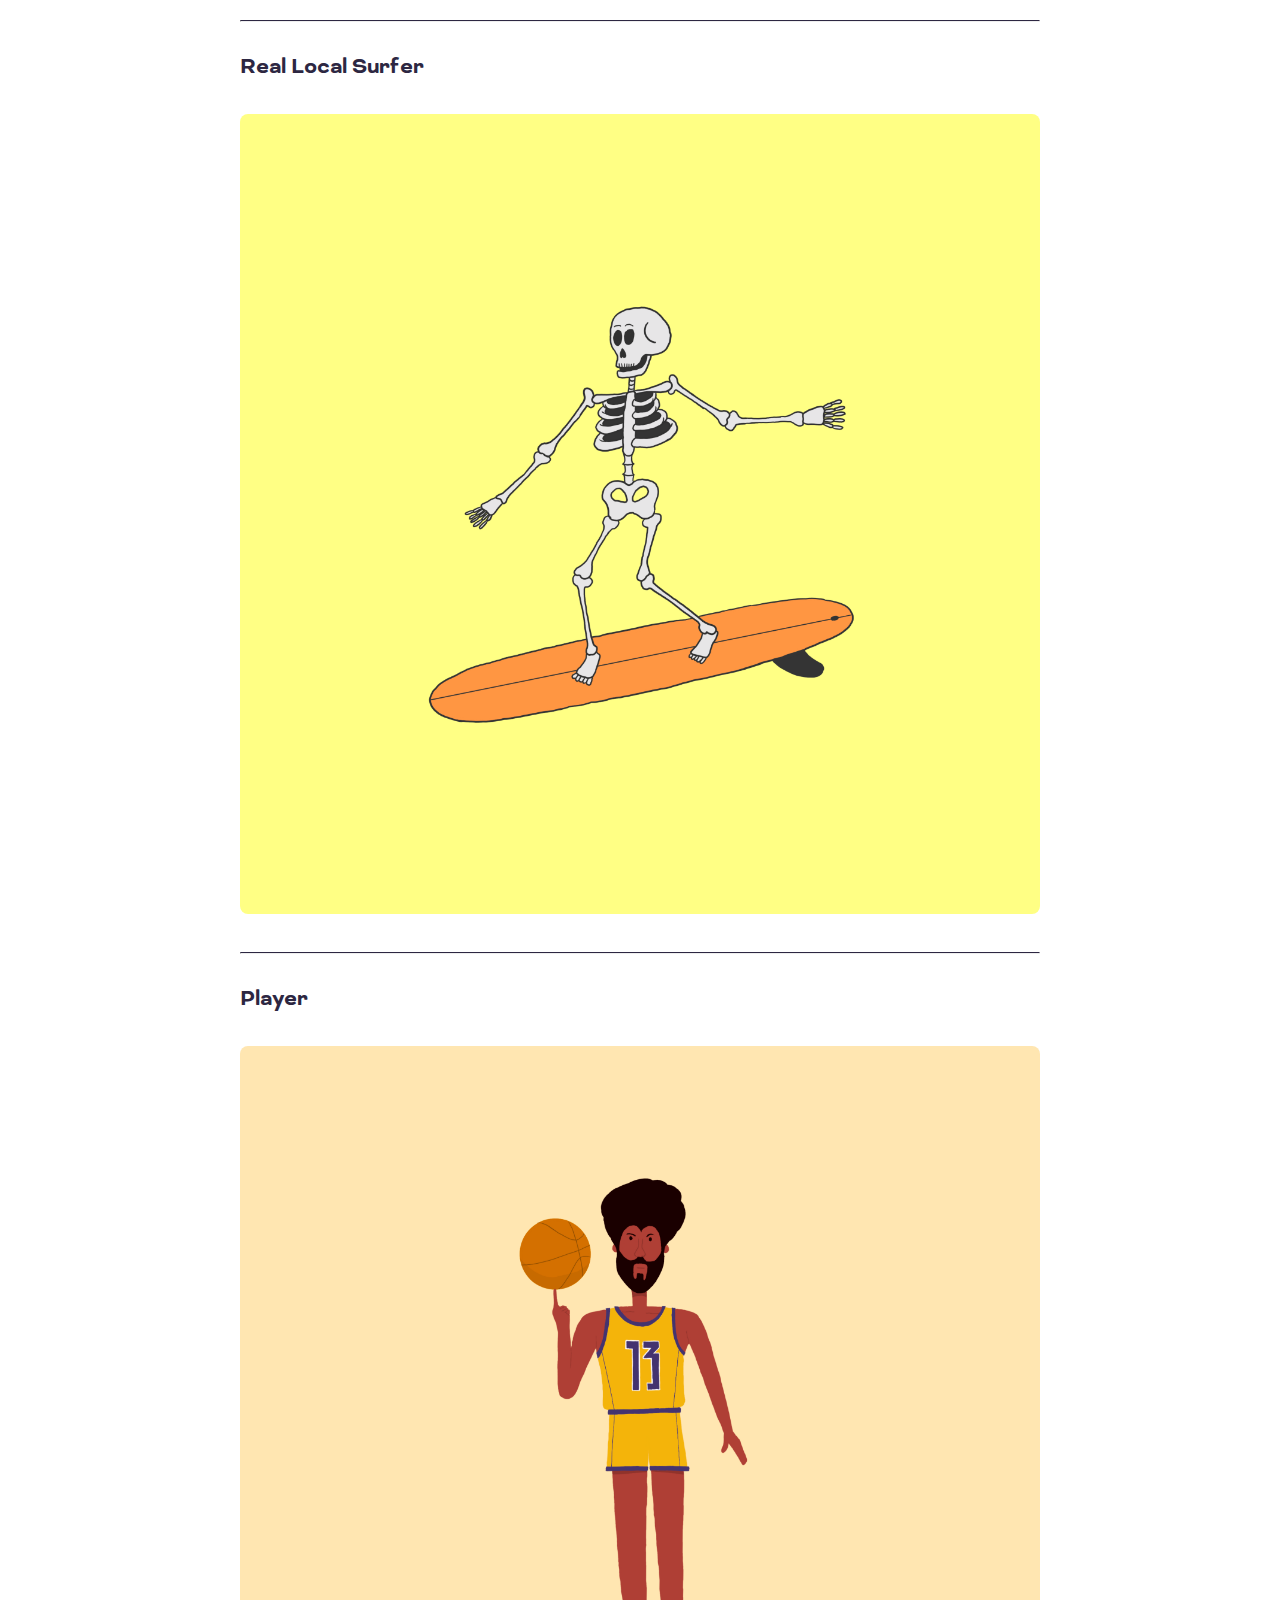
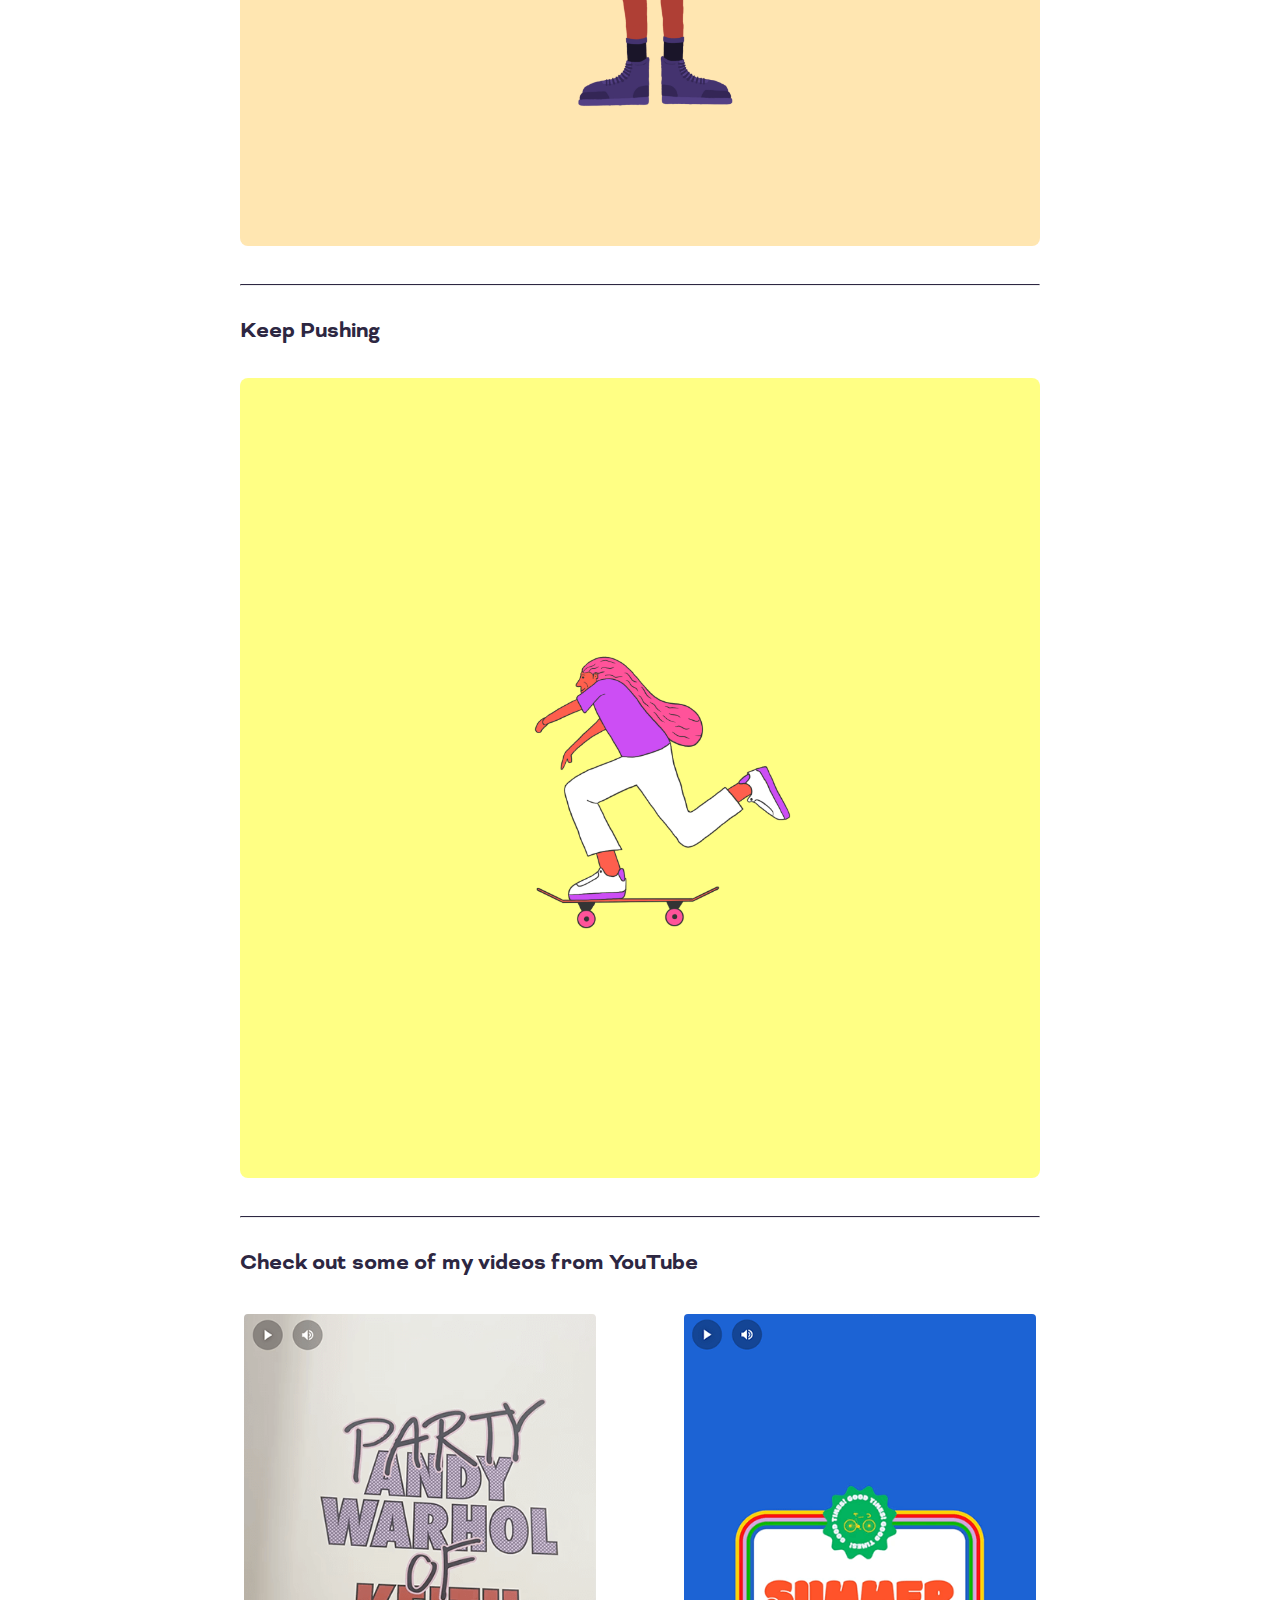
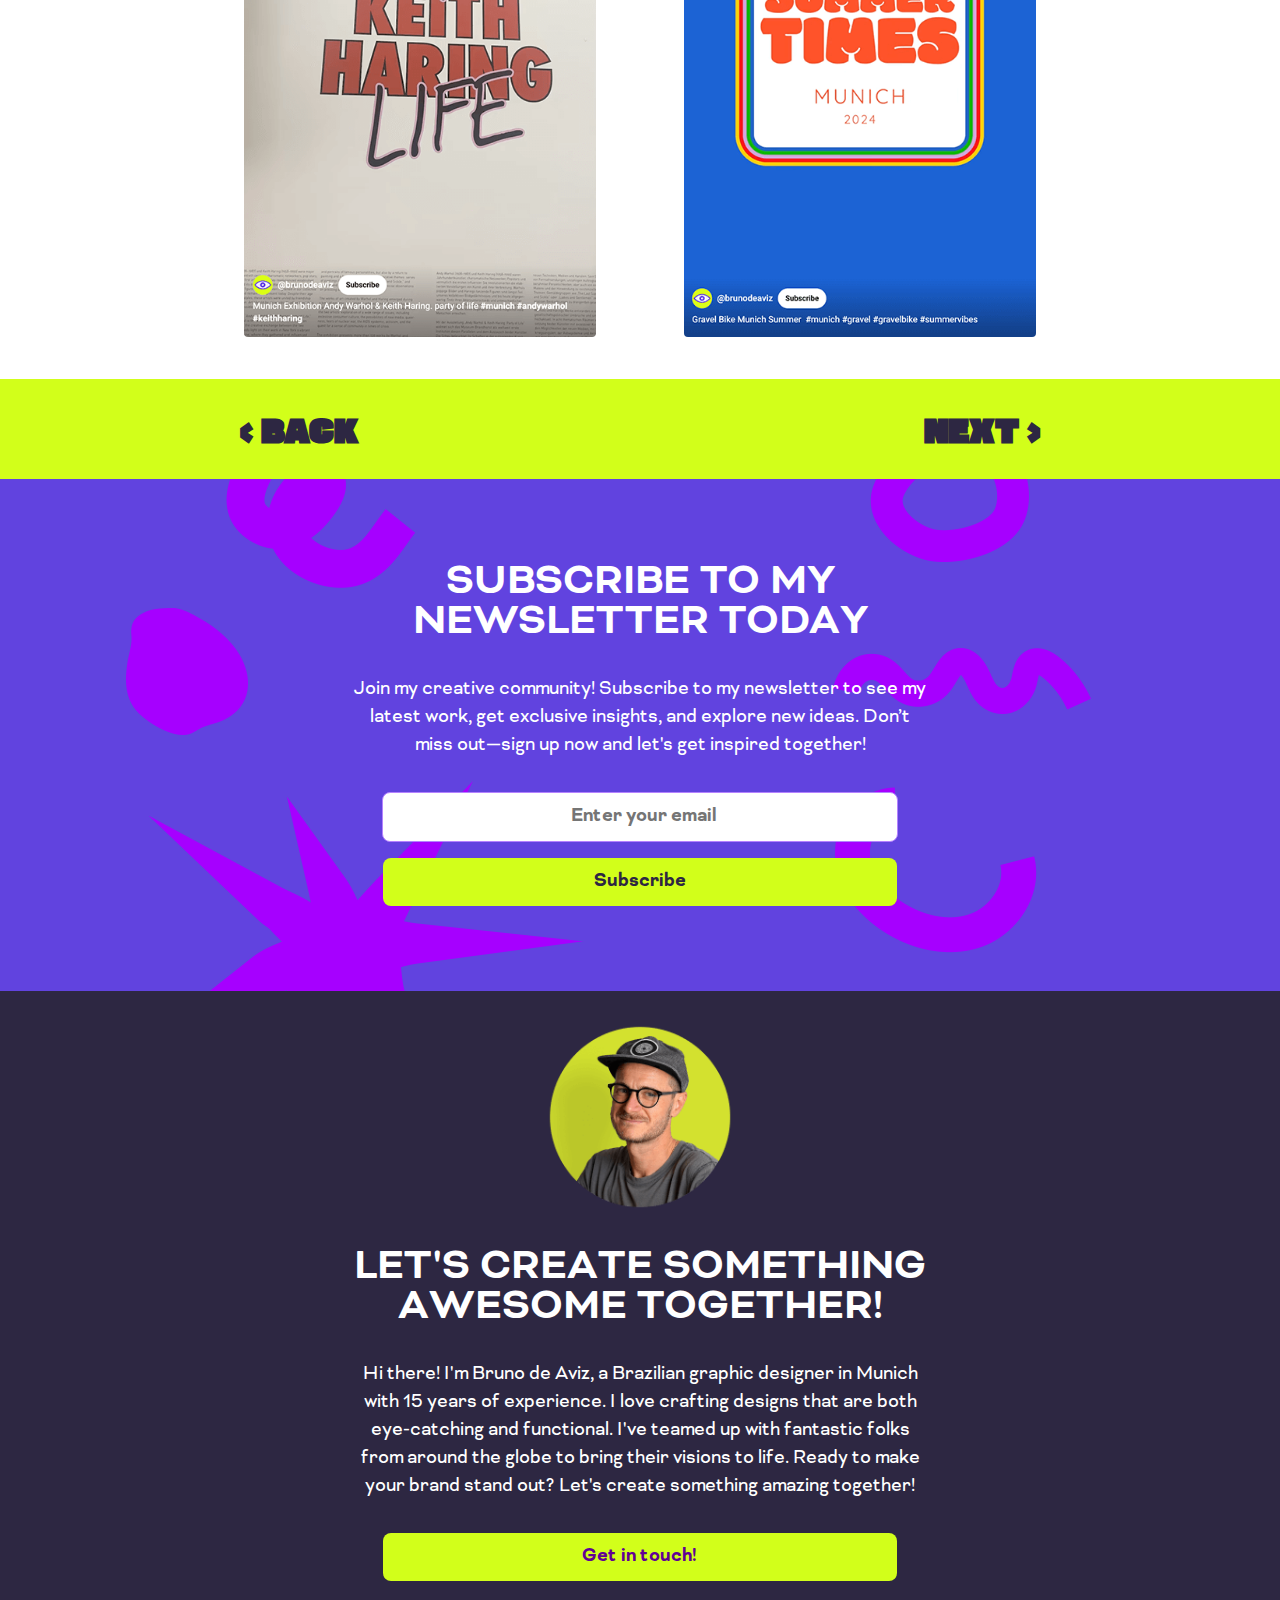
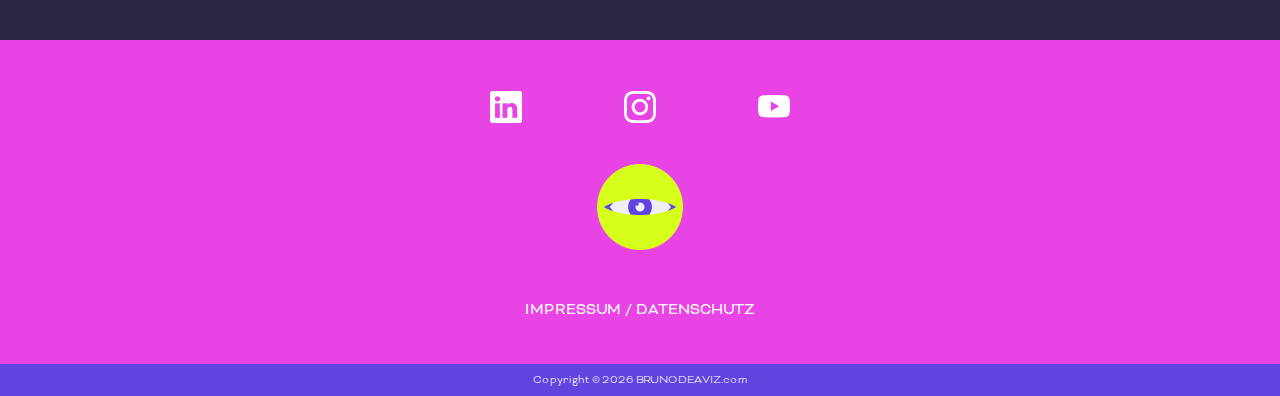
<file: 03/index.html>
<!DOCTYPE html>
<html>



<head>

    <!-- Google tag (gtag.js) -->
<script async src="https://www.googletagmanager.com/gtag/js?id=G-VRYYD5DW9D"></script>
<script>
  window.dataLayer = window.dataLayer || [];
  function gtag(){dataLayer.push(arguments);}
  gtag('js', new Date());

  gtag('config', 'G-VRYYD5DW9D');
</script>

<script type="text/javascript">
  window.cookieconsent.initialise({
    "palette": {
      "popup": {
        "background": "#2D2742;"
      },
      "button": {
        "background": "#D2FF1A"
      }
    },
    "theme": "classic",
    "content": {
      "message": "This website uses cookies to ensure you get the best experience on our website.",
      "dismiss": "Got it!",
      "link": "Learn more",
      "href": "/privacy-policy"
    }
  });
</script>


    <link rel="stylesheet" type="text/css" href="css/style-homepage-2024.css?version=00">
    <meta charset="utf-8">
    <meta name="viewport" content="width=device-width, initial-scale=1">
    <title>BRUNODEAVIZ Design Spotlight Newsletter #03</title>
    <meta property="og:title" content="BRUNODEAVIZ Design Spotlight Newsletter #03" />
    <meta property="og:type" content="newsletter" />
    <meta property="og:url" content="https://designspotlight.brunodeaviz.com/" />
    <meta property="og:image" content="https://b-aviz.github.io/DesignSpotlight/img/thumbnail-00.png" />

    <meta charset="UTF-8">
    <meta name="description" content="This month, I'll share 35mm photos of Madeira, the beautiful island in Portugal known for its stunning hills and dramatic rocky waves. I've also been working on some illustrations.">
    <meta name="keywords" content="logo, identity, web, app design, business, advertising, clothing, merchandise, art, illustration, packaging, label, book, magazine, video, animation, Grafik design, Grafikdesign, Art Director, Bavaria, München, design, graphic designer, munich, graphicdesigner, designer, graphic, brand, print, digital, illustration, price, fast, easy, solution, create, startup, product, ui, ux, passion, inspired, nature" />
    <meta name="author" content="Bruno de Aviz">
    <meta name="robots" content="all">
    <meta name="theme-color" content="#FFFFFF" />
    <link rel="canonical" href="https://designspotlight.brunodeaviz.com/" />
    <link rel="icon" type="image/x-icon" href="/img/favicon.ico">
    <link rel="icon" type="image/png" href="img/ba-16px.png" sizes="16x16">
    <link rel="icon" type="image/png" href="img/ba-32px.png" sizes="32x32">
    <link rel="icon" type="image/png" href="img/ba-96px.png" sizes="96x96">
    <link rel="apple-touch-icon" sizes="72x72" href="img/ba-touch-ipad.png" >
    <link rel="apple-touch-icon" sizes="114x114" href="img/ba-touch-iphone.png" >
    <link rel="apple-touch-icon" sizes="152x152" href="img/ba-touch-ipad-ret.png" >

    
</head>
<body>
  <div class="top_bar">
   
      <div class="top_bar_01"></div>
      <div class="top_bar_02"></div>
      <div class="top_bar_03"></div>
      <div class="top_bar_04"></div>
  
  </div> 
    <header>
      
      <div class="top-header">
        <div class="logo">
          <a href="index.html"> <img src="img/logo.png" width="286.67px" /></a>
        </div>    
        
      </div>
      <div class="main-header">
        <div class="main-header-group">
          <div class="title">
            
            <div class="subtitle">
              <h1>Design Spotlight</h1>
              <h2>Newsletter #03</h2>
              </div>
          
          </div>
          
        </div>  
      </div>
        
    </header>
    <section>
      <div class="content">
        <div class="space"></div>
        <div class="space"></div>
        <h2>Hello, we’re back! Yes, we’re back!</h2>
        <div class="space"></div>
        <div class="space"></div>
        <p>This month, I’ve been inspired by flowers! Even though winter is on its way here in Europe, it’s spring somewhere, so let’s embrace those sunny vibes! I’m really feeling these floral designs—they’ve got me thinking they’d look amazing on a product, maybe even some t-shirts.<br>
         <br> What do you think? Let me know if you can see these blooms on something special, and if so, which products would you love to see them on!</p>
        <div class="space"></div>
        <div class="space"></div>
        <hr class="solid"></hr>
        <div class="space"></div>
        <div class="space"></div>
        <h2>The Flower Series</h2>
        <div class="space"></div>
        <div class="space"></div>
        <img src="img/rounder-flower.png"/>
        <img src="img/flower.png"/>
        <img src="img/flowers02.png"/>
        <img src="img/palm.png"/>
        <img src="img/plant.png"/>
        <img src="img/purple-flower.png"/>
        <img src="img/yellow-flower.png"/>
        <div class="space"></div>
        <div class="space"></div>
        <hr class="solid"></hr>
        <div class="space"></div>
        <div class="space"></div>
        <h2>Real Local Surfer</h2>
        <div class="space"></div>
        <div class="space"></div>
        <img src="img/surfer.png"/>
        <div class="space"></div>
        <div class="space"></div>
        <hr class="solid"></hr>

        <div class="space"></div>
        <div class="space"></div>
        <h2>Player</h2>
        <div class="space"></div>
        <div class="space"></div>
        <img src="img/player.png"/>
        <div class="space"></div>
        <div class="space"></div>
        <hr class="solid"></hr>
  
        <div class="space"></div>
        <div class="space"></div>
        <h2>Keep Pushing</h2>
        <div class="space"></div>
        <div class="space"></div>
        <img src="img/skater.png"/>
        <div class="space"></div>
        <div class="space"></div>
        <hr class="solid"></hr>


        <div class="space"></div>
        <div class="space"></div>
        <h2>Check out some of my videos from YouTube</h2>
        <div class="space"></div>
        <div class="space"></div>
        <a href="https://youtube.com/shorts/spgEEhr2U1E?si=l2DgdeuuDX9qNyPO" target="_blank"><img src="img/youtube01.png" width="44%" style=" padding: 4px;"/></a><a href="https://youtube.com/shorts/0TkKv-hoeE4?si=DSFe3r--WsuXG7R_" target="_blank"> <img src="img/youtube02.png" width="44%" style="float: right; padding: 4px;"/></a>
        <div class="space"></div>
        <div class="space"></div>


      </div>
    </section>
        <div class="nav-bar">
  <div class="nav-buttons">
    <a id="prev-link" class="nav-button left" href="#">BACK</a>
    <a id="next-link" class="nav-button right" href="#">NEXT</a>
  </div>
</div>
    <section class="newsletter">
      <div class="newsletter-group">
        <div class="newsletter-grouptext">
          <div class="newsletter-text">
              <h2>Subscribe to my<br> newsletter today</h2>
              <div class="space"></div>
              <div class="space"></div>
              <p>Join my creative community! Subscribe to my newsletter to see  my latest work, get exclusive insights, and explore new ideas. Don’t miss out—sign up now and let's get inspired together!</p>
              <div class="space"></div>
              <div class="space"></div>
                            <form action="https://brunodeaviz.us8.list-manage.com/subscribe/post?u=f9e1836efc124886c15966163&amp;id=1e16287b3d&amp;f_id=005059e0f0"
                  method="post" id="mc-embedded-subscribe-form" name="mc-embedded-subscribe-form" class="validate"
                  target="_blank" novalidate>
                  <input type="email" placeholder="  Enter your email" name="EMAIL" class="required email" id="mce-EMAIL">
                  <div class="space"></div>
                  <input type="submit" value="Subscribe" name="subscribe" id="mc-embedded-subscribe" class="button">
                  <div id="success-message" style="display: none; margin-top: 10px; color: white;">Thank you for subscribing!</div>
                  <script type='text/javascript' src='//s3.amazonaws.com/downloads.mailchimp.com/js/mc-validate.js'></script>
                  <script type='text/javascript'>
                    (function ($) {
                      window.fnames = new Array();
                      window.ftypes = new Array();
                      fnames[0] = 'EMAIL';
                      ftypes[0] = 'email';
                      fnames[1] = 'FNAME';
                      ftypes[1] = 'text';
                      fnames[2] = 'LNAME';
                      ftypes[2] = 'text';
                      fnames[3] = 'ADDRESS';
                      ftypes[3] = 'address';
                      fnames[4] = 'PHONE';
                      ftypes[4] = 'phone';
                      fnames[5] = 'BIRTHDAY';
                      ftypes[5] = 'birthday';
                    }(jQuery));
                    var $mcj = jQuery.noConflict(true);
                  </script>
                  <iframe name="hidden-iframe" style="display:none;"></iframe>

                  <script type="text/javascript">
                      document.getElementById("mc-embedded-subscribe-form").addEventListener("submit", function () {
                          // Show the success message after submission
                          document.getElementById("success-message").style.display = "block";
                          // Optionally, reset the form after submission
                          this.reset();
                      });
                  </script>
                </form>

            </div>    
          </div>    
      </div>
    </section>
  <div class="about">
        <div class="about-group">
            <div class="about-text">
              <div class="space"></div>
              <div class="space"></div>
                <img src="img/profile-photo.png">
                <div class="space"></div>
                <div class="space"></div>
                <h2>Let's Create Something Awesome Together!</h2>
                <div class="space"></div>
                <div class="space"></div>
                <p>Hi there! I'm Bruno de Aviz, a Brazilian graphic designer in Munich with 15 years of experience. I love crafting designs that are both eye-catching and functional. I've teamed up with fantastic folks from around the globe to bring their visions to life. Ready to make your brand stand out? Let's create something amazing together!</p>
                <div class="space"></div>
                <div class="space"></div>
                <a href="mailto:brunoaviz@gmail.com"><button class="button">Get in touch!</button></a>
                <div class="space"></div>
                <div class="space"></div>
              </div>
        </div>

  </div>
  
  <footer>
    <div class="space"></div>
    <div class="space"></div>
    <div class="space"></div>
    <div class="social">
      <div class="linkedin"><a href="https://www.linkedin.com/in/brunodeaviz/" target="_blank"><img src="img/linkedin.png"></a></div>
      <div class="instagream"><a href="https://www.instagram.com/brunodeaviz/" target="_blank"><img src="img/instagram.png"></a></div>
      <div class="youtube"><a href="https://www.youtube.com/@brunodeaviz/" target="_blank"><img src="img/youtube.png"></a></div>
    </div>
    <div class="space"></div>
    <div class="space"></div>
    <div class="logo-eye"><img src="img/eye.gif"></div>
    <div class="space"></div>
    <div class="space"></div>
    <div class="social"><p><a href="IMPRESSUM.html">Impressum</a> / <a href="DATENSCHUTZ.html">Datenschutz</a>   </p></div>
    <div class="space"></div>
    <div class="space"></div>
  </footer>
  <div class="year"> Copyright © <script>document.write(new Date().getFullYear())</script> BRUNODEAVIZ.com</div>

      <script>
    const latestIssue = 20; // ← Update this with each new release

    const pathMatch = window.location.pathname.match(/\/(\d{2})\//);
    if (pathMatch) {
      const current = parseInt(pathMatch[1]);
      const prev = current > 1 ? String(current - 1).padStart(2, '0') : null;
      const next = current < latestIssue ? String(current + 1).padStart(2, '0') : null;

      const prevLink = document.getElementById('prev-link');
      const nextLink = document.getElementById('next-link');

      if (prev) {
        prevLink.href = `/${prev}/index.html`;
      } else {
        prevLink.style.visibility = 'hidden';
      }

      if (next) {
        nextLink.href = `/${next}/index.html`;
      } else {
        nextLink.style.visibility = 'hidden';
      }
    }
  </script> 
</body>
</html>
</file>
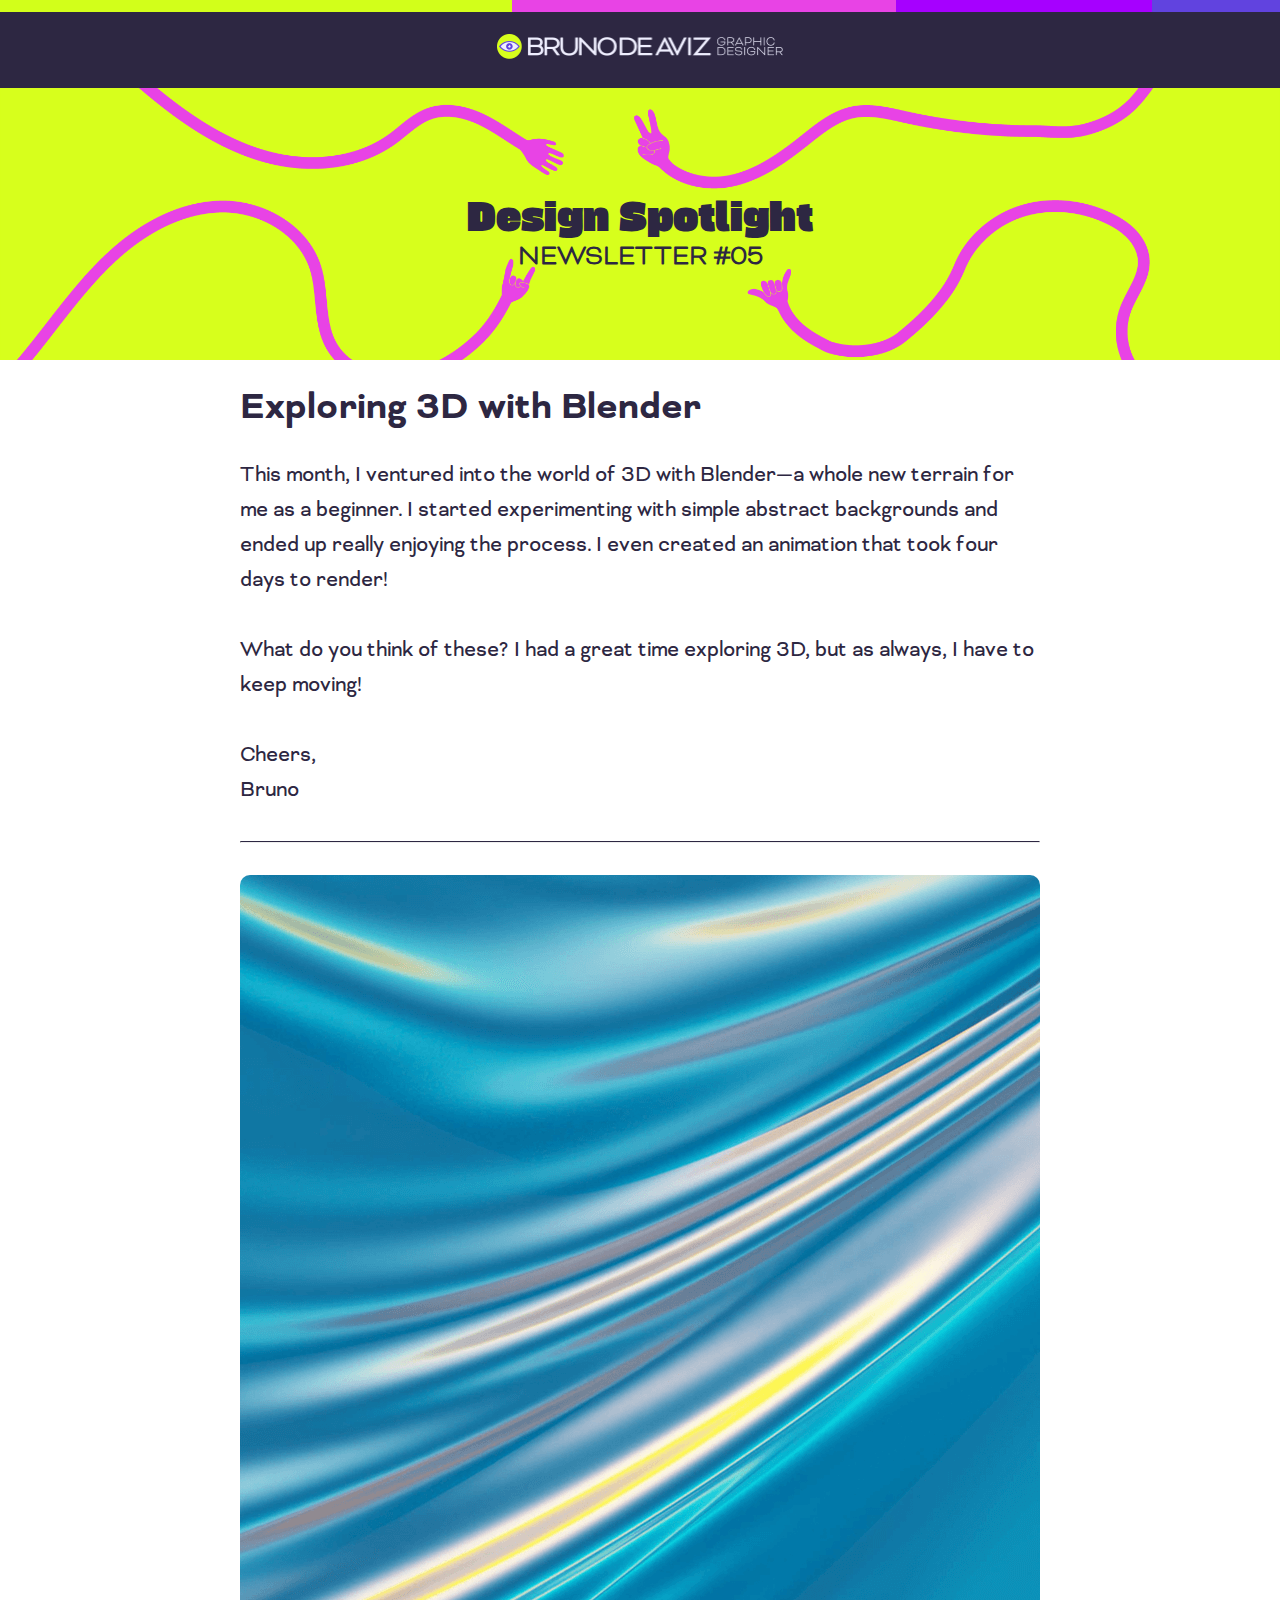
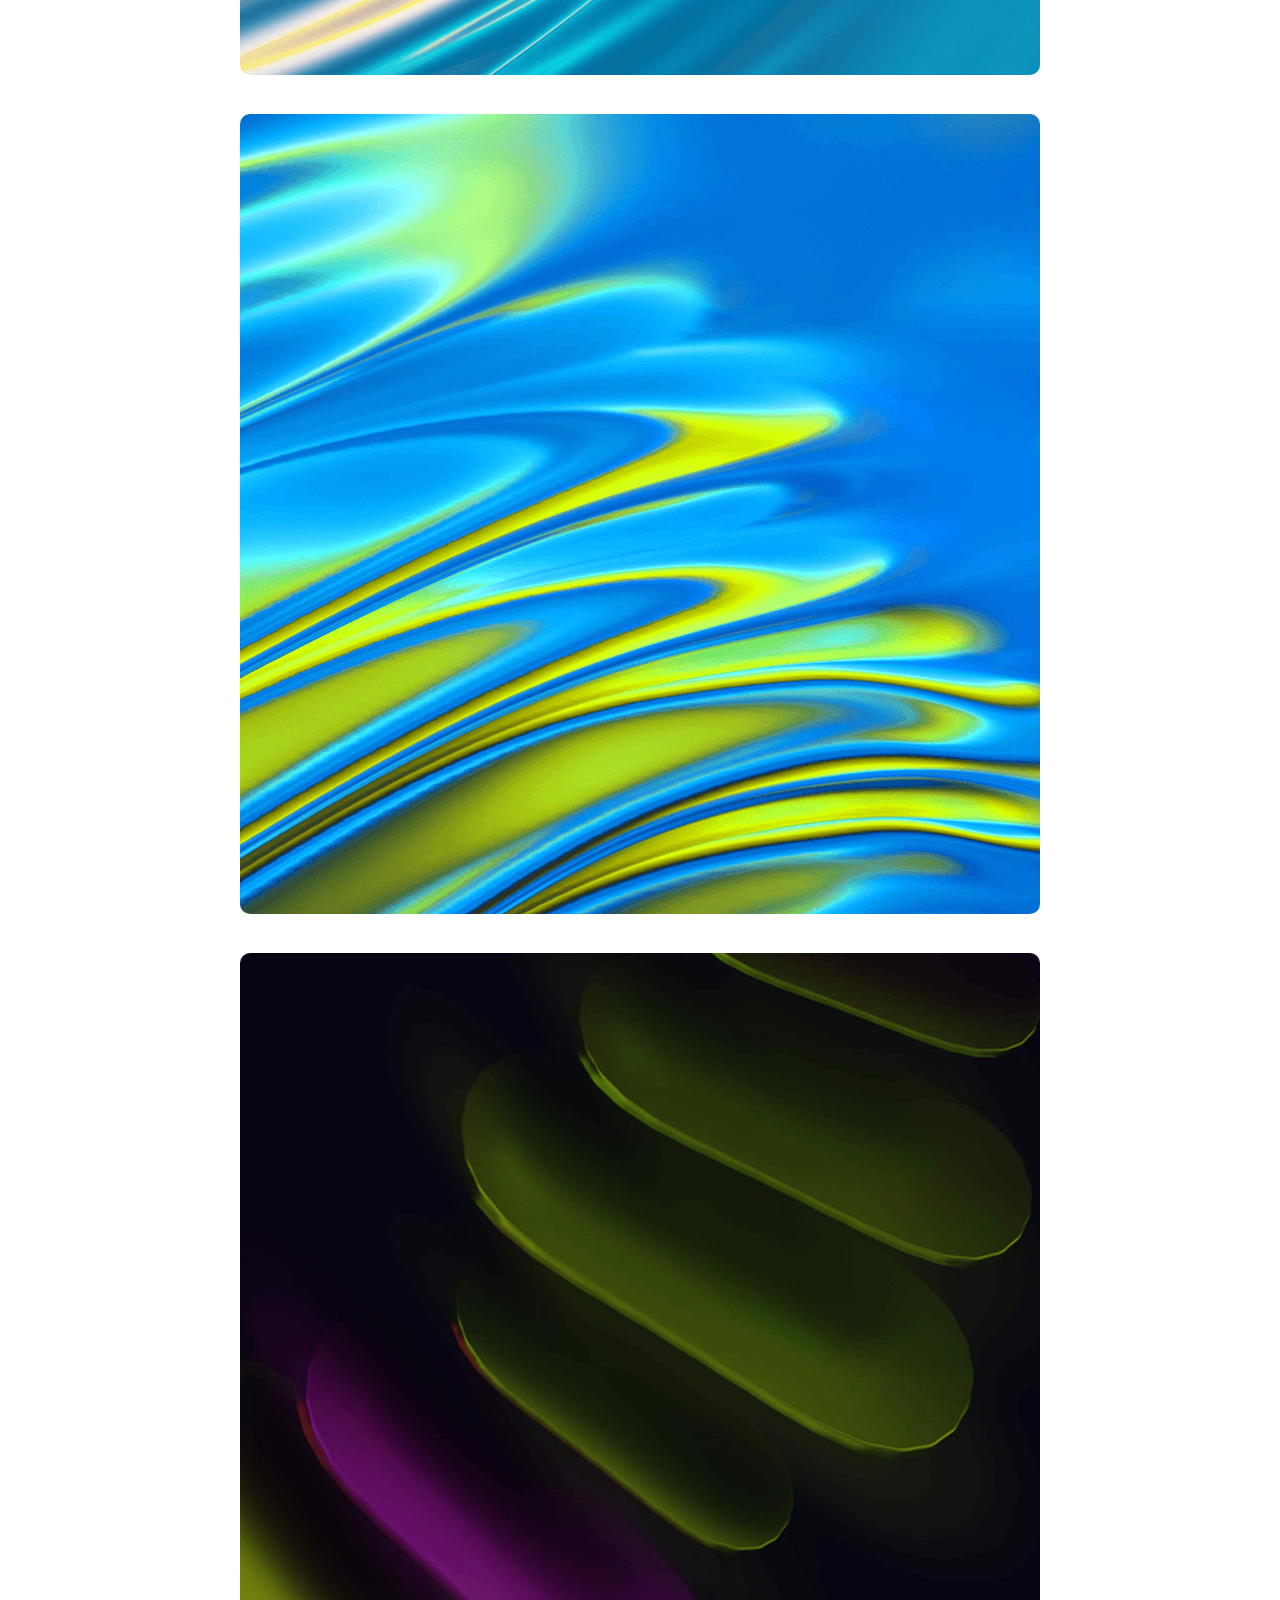
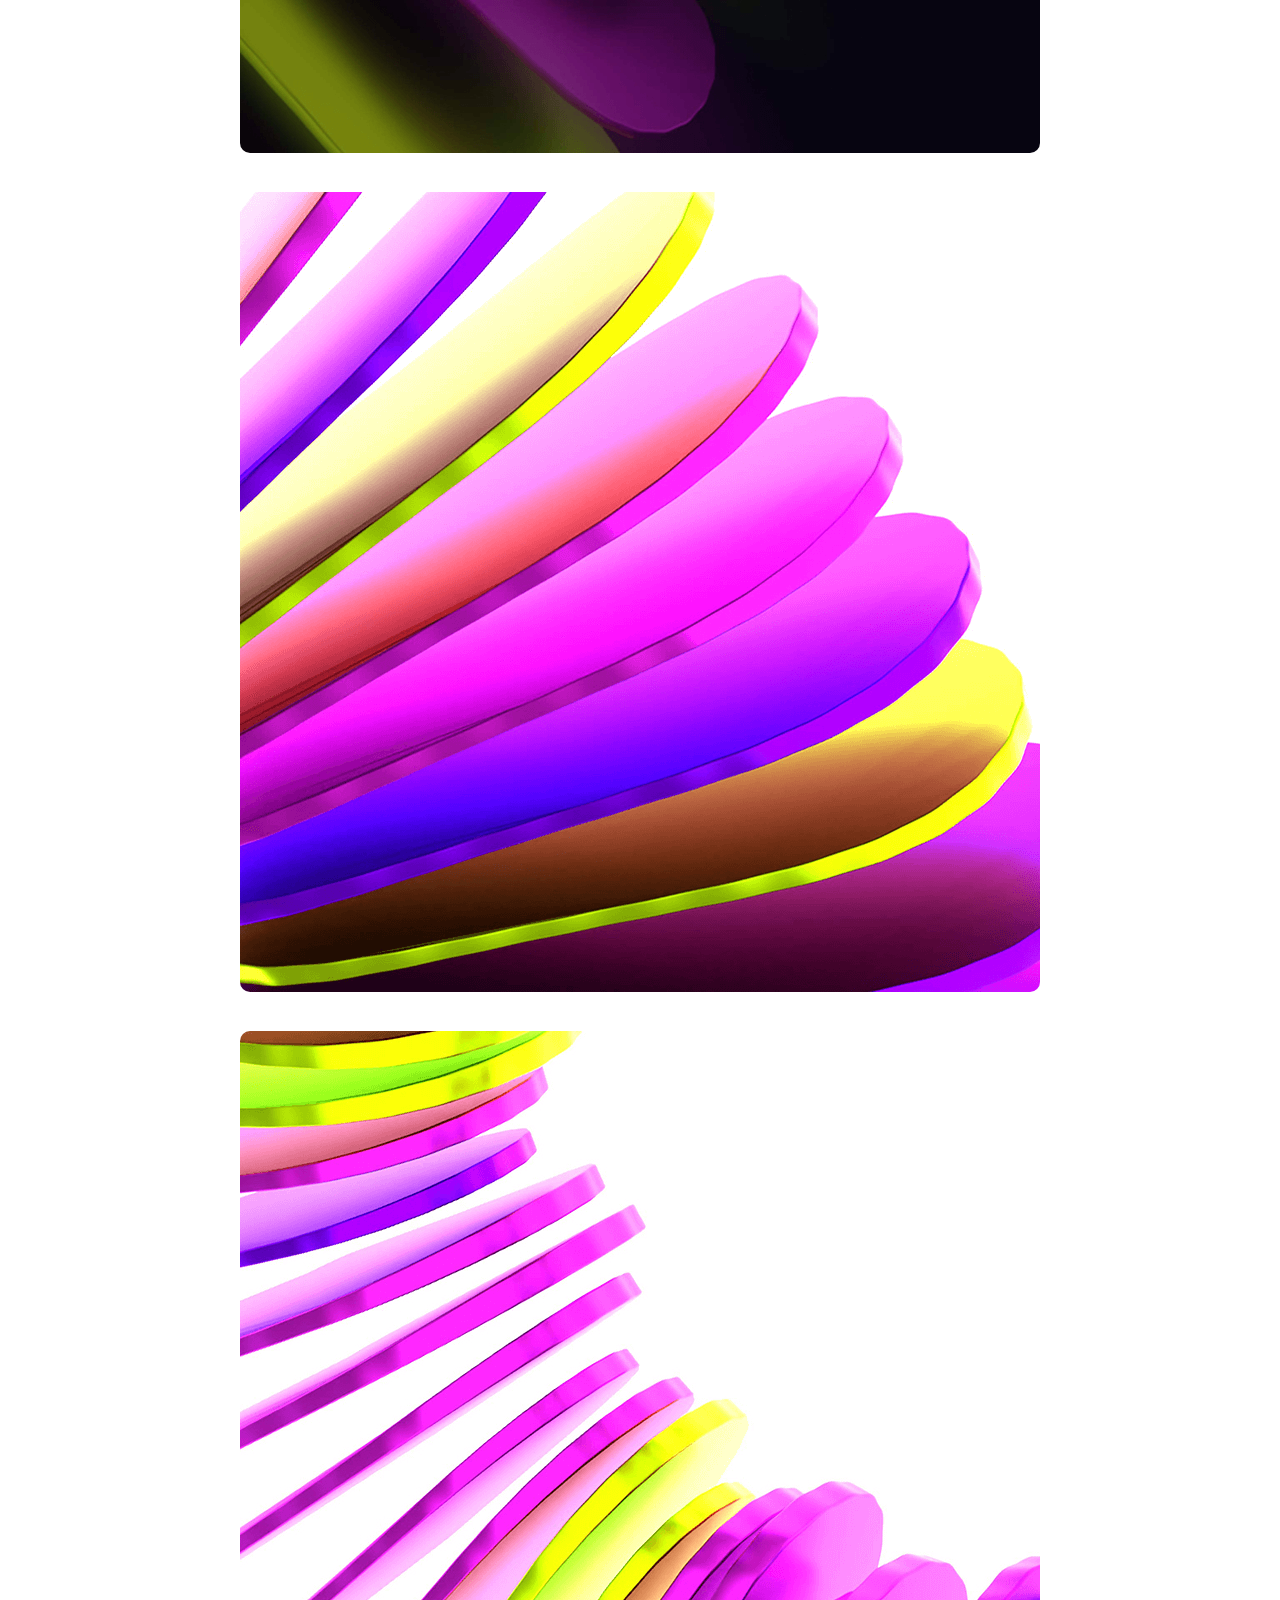
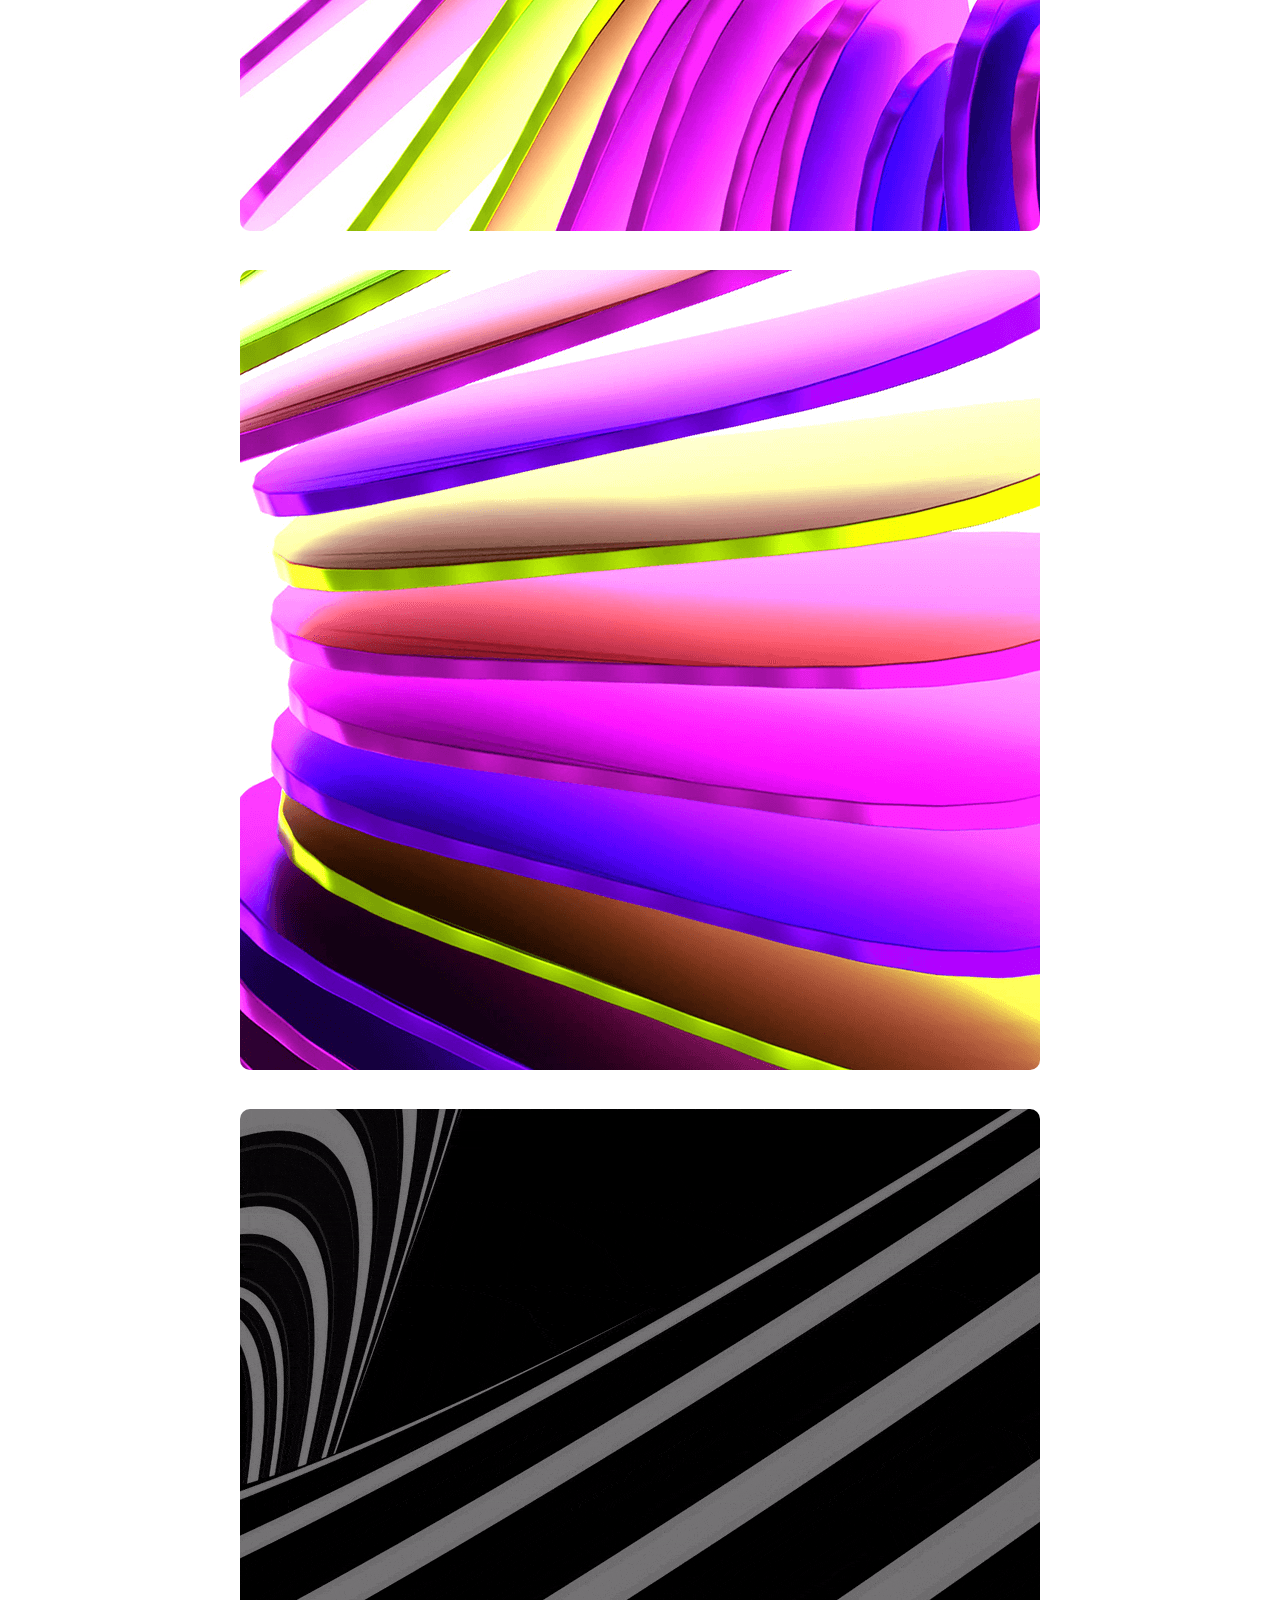
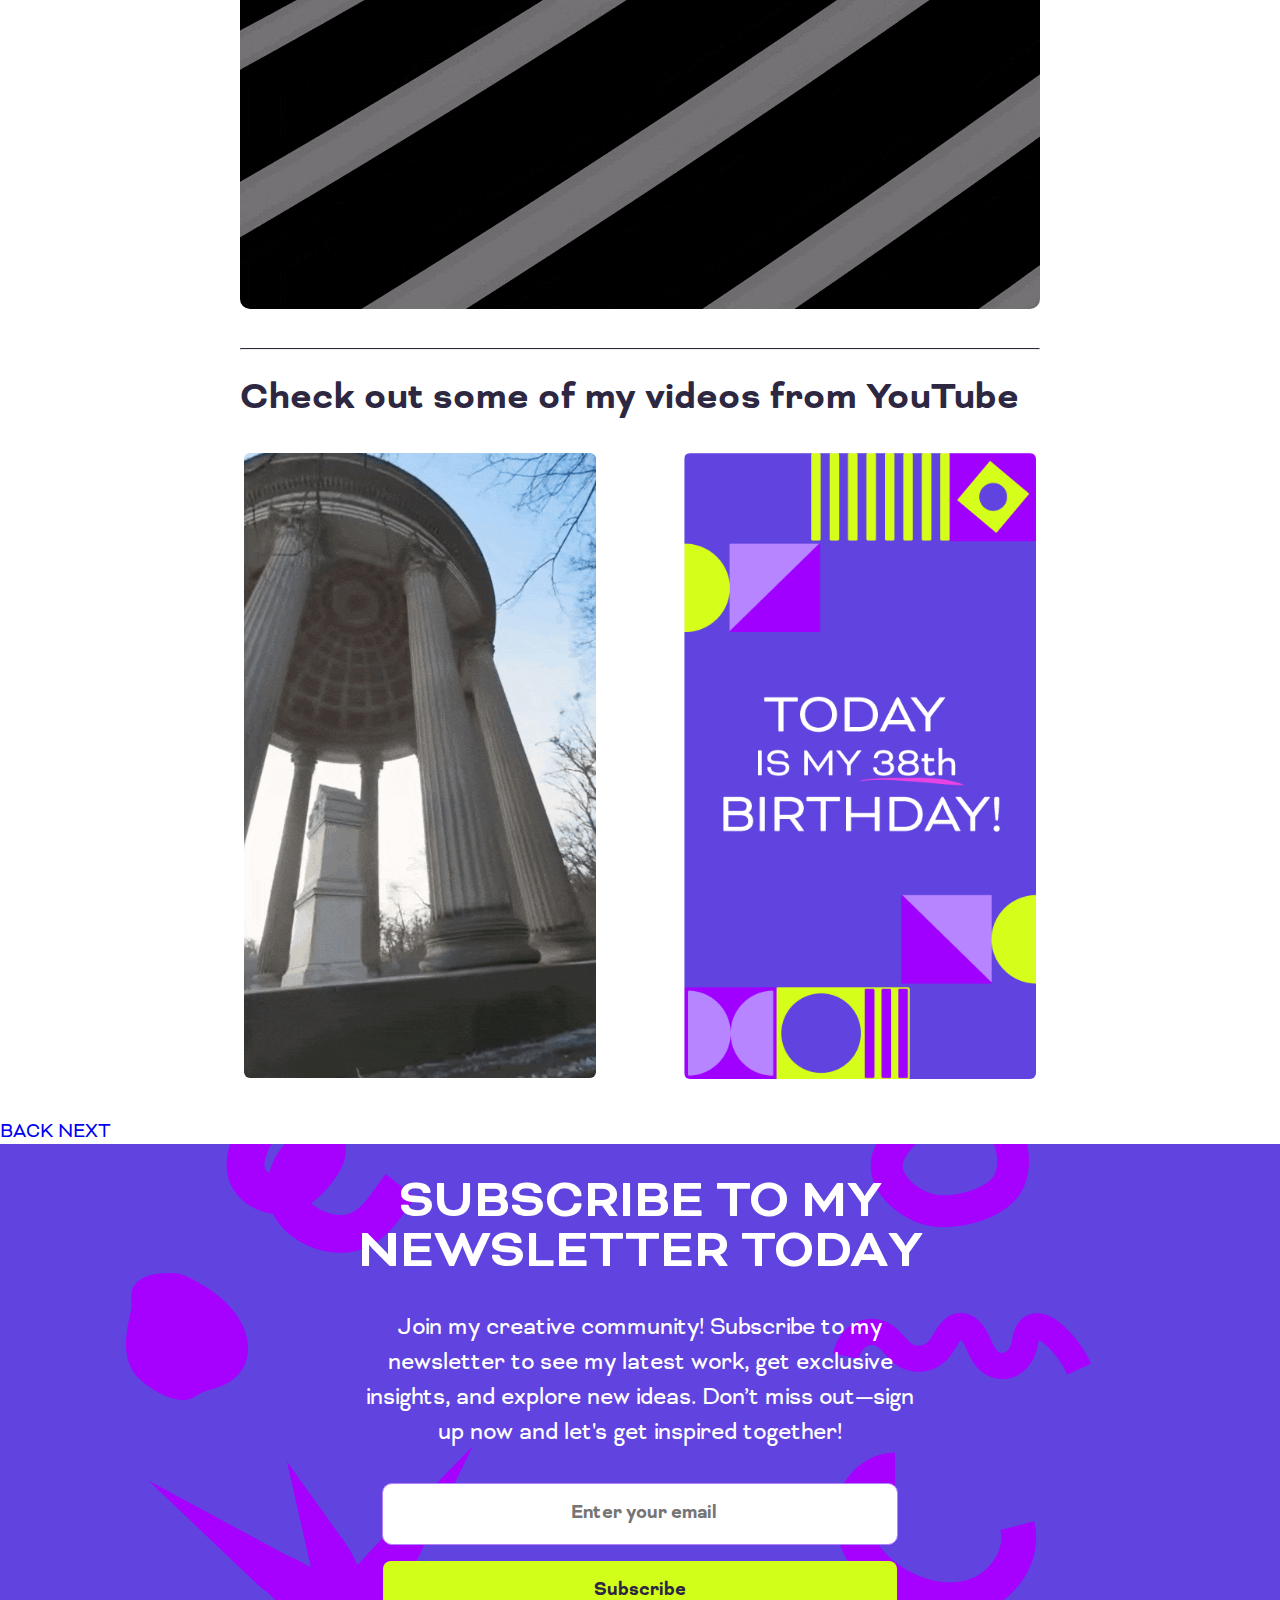
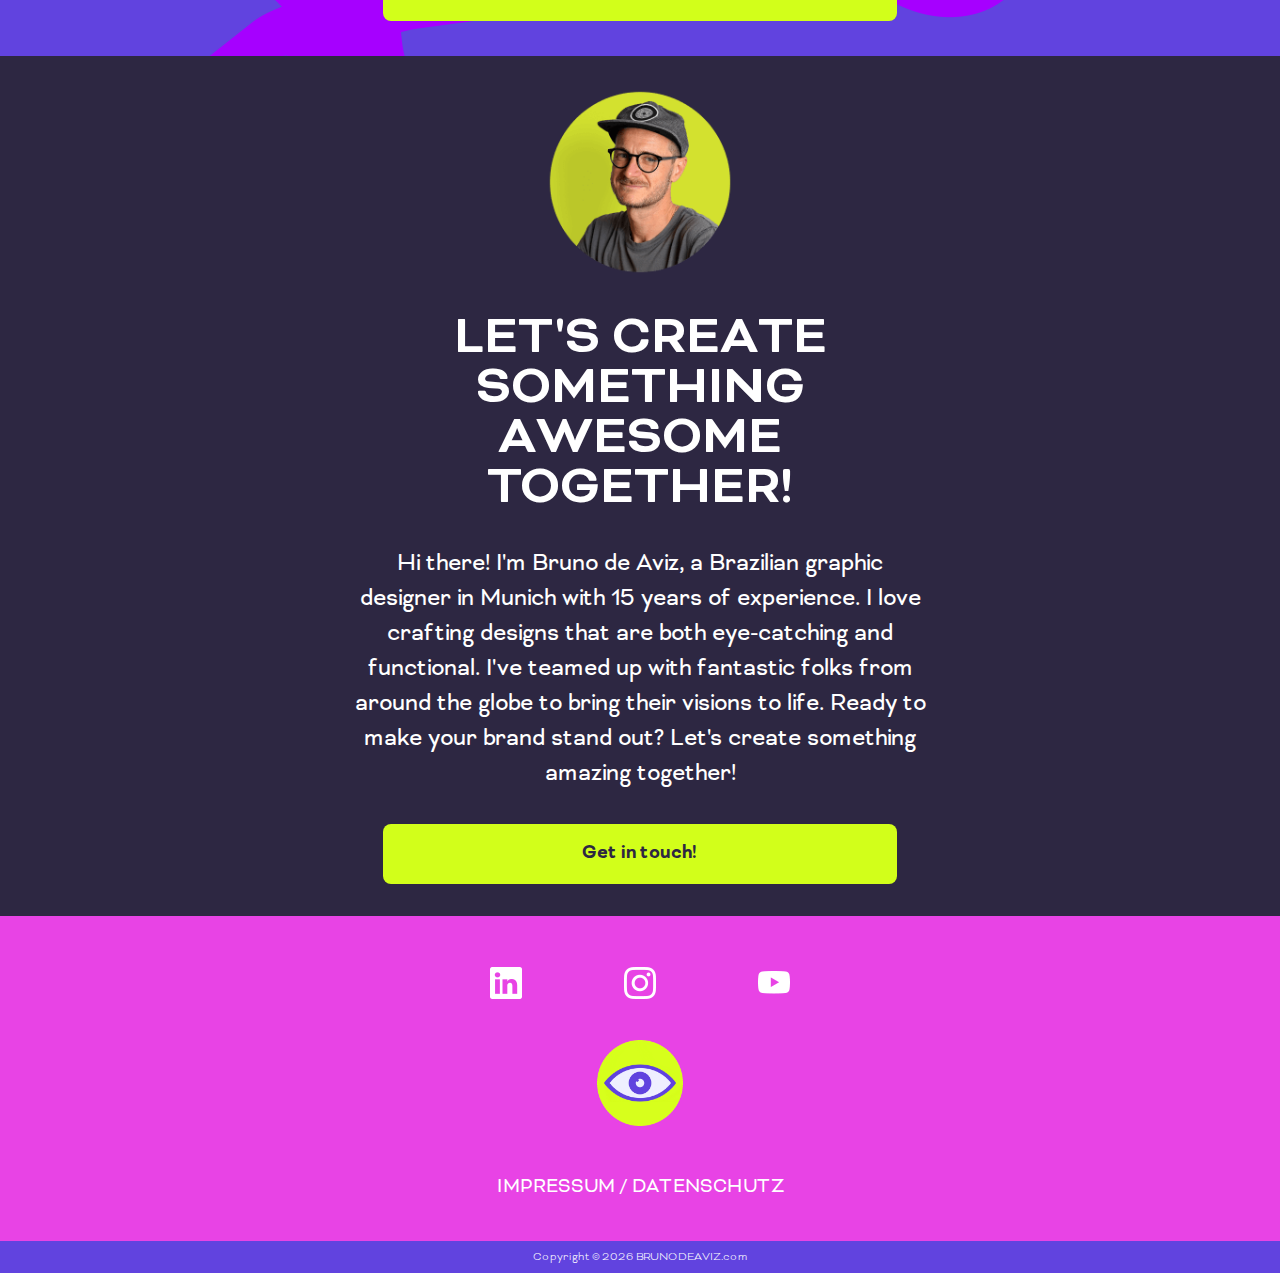
<file: 05/index.html>
<!DOCTYPE html>
<html>



<head>

    <!-- Google tag (gtag.js) -->
<script async src="https://www.googletagmanager.com/gtag/js?id=G-VRYYD5DW9D"></script>
<script>
  window.dataLayer = window.dataLayer || [];
  function gtag(){dataLayer.push(arguments);}
  gtag('js', new Date());

  gtag('config', 'G-VRYYD5DW9D');
</script>

<script type="text/javascript">
  window.cookieconsent.initialise({
    "palette": {
      "popup": {
        "background": "#2D2742;"
      },
      "button": {
        "background": "#D2FF1A"
      }
    },
    "theme": "classic",
    "content": {
      "message": "This website uses cookies to ensure you get the best experience on our website.",
      "dismiss": "Got it!",
      "link": "Learn more",
      "href": "/privacy-policy"
    }
  });
</script>


    <link rel="stylesheet" type="text/css" href="../css/style-homepage-2024.css?version=00">
    <meta charset="utf-8">
    <meta name="viewport" content="width=device-width, initial-scale=1">
    <title>BRUNODEAVIZ Design Spotlight Newsletter #05</title>
    <meta property="og:title" content="BRUNODEAVIZ Design Spotlight Newsletter #05" />
    <meta property="og:type" content="newsletter" />
    <meta property="og:url" content="https://designspotlight.brunodeaviz.com/" />
    <meta property="og:image" content="https://b-aviz.github.io/DesignSpotlight/img/thumbnail-00.png" />

    <meta charset="UTF-8">
    <meta name="description" content="This month, I'll share 35mm photos of Madeira, the beautiful island in Portugal known for its stunning hills and dramatic rocky waves. I've also been working on some illustrations.">
    <meta name="keywords" content="logo, identity, web, app design, business, advertising, clothing, merchandise, art, illustration, packaging, label, book, magazine, video, animation, Grafik design, Grafikdesign, Art Director, Bavaria, München, design, graphic designer, munich, graphicdesigner, designer, graphic, brand, print, digital, illustration, price, fast, easy, solution, create, startup, product, ui, ux, passion, inspired, nature" />
    <meta name="author" content="Bruno de Aviz">
    <meta name="robots" content="all">
    <meta name="theme-color" content="#FFFFFF" />
    <link rel="canonical" href="https://designspotlight.brunodeaviz.com/" />
    <link rel="icon" type="image/x-icon" href="/img/favicon.ico">
    <link rel="icon" type="image/png" href="../img/ba-16px.png" sizes="16x16">
    <link rel="icon" type="image/png" href="../img/ba-32px.png" sizes="32x32">
    <link rel="icon" type="image/png" href="../img/ba-96px.png" sizes="96x96">
    <link rel="apple-touch-icon" sizes="72x72" href="../img/ba-touch-ipad.png" >
    <link rel="apple-touch-icon" sizes="114x114" href="../img/ba-touch-iphone.png" >
    <link rel="apple-touch-icon" sizes="152x152" href="../img/ba-touch-ipad-ret.png" >

    
</head>
<body>
  <div class="top_bar">
   
      <div class="top_bar_01"></div>
      <div class="top_bar_02"></div>
      <div class="top_bar_03"></div>
      <div class="top_bar_04"></div>
  
  </div> 
    <header>
      
      <div class="top-header">
        <div class="logo">
          <a href="../index.html"> <img src="../img/logo.png" width="286.67px" /></a>
        </div>    
        
      </div>
      <div class="main-header">
        <div class="main-header-group">
          <div class="title">
            
            <div class="subtitle">
              <h1>Design Spotlight</h1>
              <h2>Newsletter #05</h2>
              </div>
          
          </div>
          
        </div>  
      </div>
        
    </header>
    <section>
      <div class="content">
        <div class="space"></div>
        <div class="space"></div>
        <h2>Exploring 3D with Blender</h2>
        <div class="space"></div>
        <div class="space"></div>
        <p>This month, I ventured into the world of 3D with Blender—a whole new terrain for me as a beginner. I started experimenting with simple abstract backgrounds and ended up really enjoying the process. I even created an animation that took four days to render!
          <br><br>
          What do you think of these? I had a great time exploring 3D, but as always, I have to keep moving!
         
          <br><br>
          Cheers,<br>
          Bruno </p>
        <div class="space"></div>
        <div class="space"></div>
        <hr class="solid"></hr>
        
        <div class="space"></div>
        <div class="space"></div>
        <img src="img/Untitled-1.png"/>


        <div class="space"></div>
        <div class="space"></div>
        <img src="img/Untitled-2.png"/>
        <div class="space"></div>
        <div class="space"></div>
        <img src="img/Untitled-3.png"/>
        <div class="space"></div>
        <div class="space"></div>
        <img src="img/Untitled-4.png"/>
        <div class="space"></div>
        <div class="space"></div>
        <img src="img/Untitled-5.png"/>
  
        <div class="space"></div>
        <div class="space"></div>
        <img src="img/Untitled-6.png"/>

        <div class="space"></div>
        <div class="space"></div>
        <img src="img/Sequence04-ezgif.com-optimize.gif"/>
        <div class="space"></div>
        <div class="space"></div>
        <hr class="solid"></hr>


        <div class="space"></div>
        <div class="space"></div>
        <h2>Check out some of my videos from YouTube</h2>
        <div class="space"></div>
        <div class="space"></div>
        <a href="https://www.youtube.com/shorts/ZFspIsmJOLY" target="_blank"><img src="img/youtube-05.gif" width="44%" style=" padding: 4px;"/></a><a href="https://www.youtube.com/shorts/F5CCauyOgOQ?si=hTEKQ0RO67yGGYQU" target="_blank"> <img src="img/youtube-05.png" width="44%" style="float: right; padding: 4px;"/></a>
        <div class="space"></div>
        <div class="space"></div>


      </div>
    </section>
        <div class="nav-bar">
  <div class="nav-buttons">
    <a id="prev-link" class="nav-button left" href="../04/">BACK</a>
    <a id="next-link" class="nav-button right" href="../06/">NEXT</a>
  </div>
</div>
    <section class="newsletter">
      <div class="newsletter-group">
        <div class="newsletter-grouptext">
          <div class="newsletter-text">
              <h2>Subscribe to my<br> newsletter today</h2>
              <div class="space"></div>
              <div class="space"></div>
              <p>Join my creative community! Subscribe to my newsletter to see  my latest work, get exclusive insights, and explore new ideas. Don’t miss out—sign up now and let's get inspired together!</p>
              <div class="space"></div>
              <div class="space"></div>
                            <form action="https://brunodeaviz.us8.list-manage.com/subscribe/post?u=f9e1836efc124886c15966163&amp;id=1e16287b3d&amp;f_id=005059e0f0"
                  method="post" id="mc-embedded-subscribe-form" name="mc-embedded-subscribe-form" class="validate"
                  target="_blank" novalidate>
                  <input type="email" placeholder="  Enter your email" name="EMAIL" class="required email" id="mce-EMAIL">
                  <div class="space"></div>
                  <input type="submit" value="Subscribe" name="subscribe" id="mc-embedded-subscribe" class="button">
                  <div id="success-message" style="display: none; margin-top: 10px; color: white;">Thank you for subscribing!</div>
                  <script type='text/javascript' src='//s3.amazonaws.com/downloads.mailchimp.com/js/mc-validate.js'></script>
                  <script type='text/javascript'>
                    (function ($) {
                      window.fnames = new Array();
                      window.ftypes = new Array();
                      fnames[0] = 'EMAIL';
                      ftypes[0] = 'email';
                      fnames[1] = 'FNAME';
                      ftypes[1] = 'text';
                      fnames[2] = 'LNAME';
                      ftypes[2] = 'text';
                      fnames[3] = 'ADDRESS';
                      ftypes[3] = 'address';
                      fnames[4] = 'PHONE';
                      ftypes[4] = 'phone';
                      fnames[5] = 'BIRTHDAY';
                      ftypes[5] = 'birthday';
                    }(jQuery));
                    var $mcj = jQuery.noConflict(true);
                  </script>
                  <iframe name="hidden-iframe" style="display:none;"></iframe>

                  <script type="text/javascript">
                      document.getElementById("mc-embedded-subscribe-form").addEventListener("submit", function () {
                          // Show the success message after submission
                          document.getElementById("success-message").style.display = "block";
                          // Optionally, reset the form after submission
                          this.reset();
                      });
                  </script>
                </form>

            </div>    
          </div>    
      </div>
    </section>
  <div class="about">
        <div class="about-group">
            <div class="about-text">
              <div class="space"></div>
              <div class="space"></div>
                <img src="../img/profile-photo.png">
                <div class="space"></div>
                <div class="space"></div>
                <h2>Let's Create Something Awesome Together!</h2>
                <div class="space"></div>
                <div class="space"></div>
                <p>Hi there! I'm Bruno de Aviz, a Brazilian graphic designer in Munich with 15 years of experience. I love crafting designs that are both eye-catching and functional. I've teamed up with fantastic folks from around the globe to bring their visions to life. Ready to make your brand stand out? Let's create something amazing together!</p>
                <div class="space"></div>
                <div class="space"></div>
                <a href="mailto:brunoaviz@gmail.com"><button class="button">Get in touch!</button></a>
                <div class="space"></div>
                <div class="space"></div>
              </div>
        </div>

  </div>
  
  <footer>
    <div class="space"></div>
    <div class="space"></div>
    <div class="space"></div>
    <div class="social">
      <div class="linkedin"><a href="https://www.linkedin.com/in/brunodeaviz/" target="_blank"><img src="../img/linkedin.png"></a></div>
      <div class="instagream"><a href="https://www.instagram.com/brunodeaviz/" target="_blank"><img src="../img/instagram.png"></a></div>
      <div class="youtube"><a href="https://www.youtube.com/@brunodeaviz/" target="_blank"><img src="../img/youtube.png"></a></div>
    </div>
    <div class="space"></div>
    <div class="space"></div>
    <div class="logo-eye"><img src="../img/eye.gif"></div>
    <div class="space"></div>
    <div class="space"></div>
    <div class="social"><p><a href="../IMPRESSUM.html">Impressum</a> / <a href="../DATENSCHUTZ.html">Datenschutz</a>   </p></div>
    <div class="space"></div>
    <div class="space"></div>
  </footer>
  <div class="year"> Copyright © <script>document.write(new Date().getFullYear())</script> BRUNODEAVIZ.com</div>
   
  
</body>
</html>
</file>
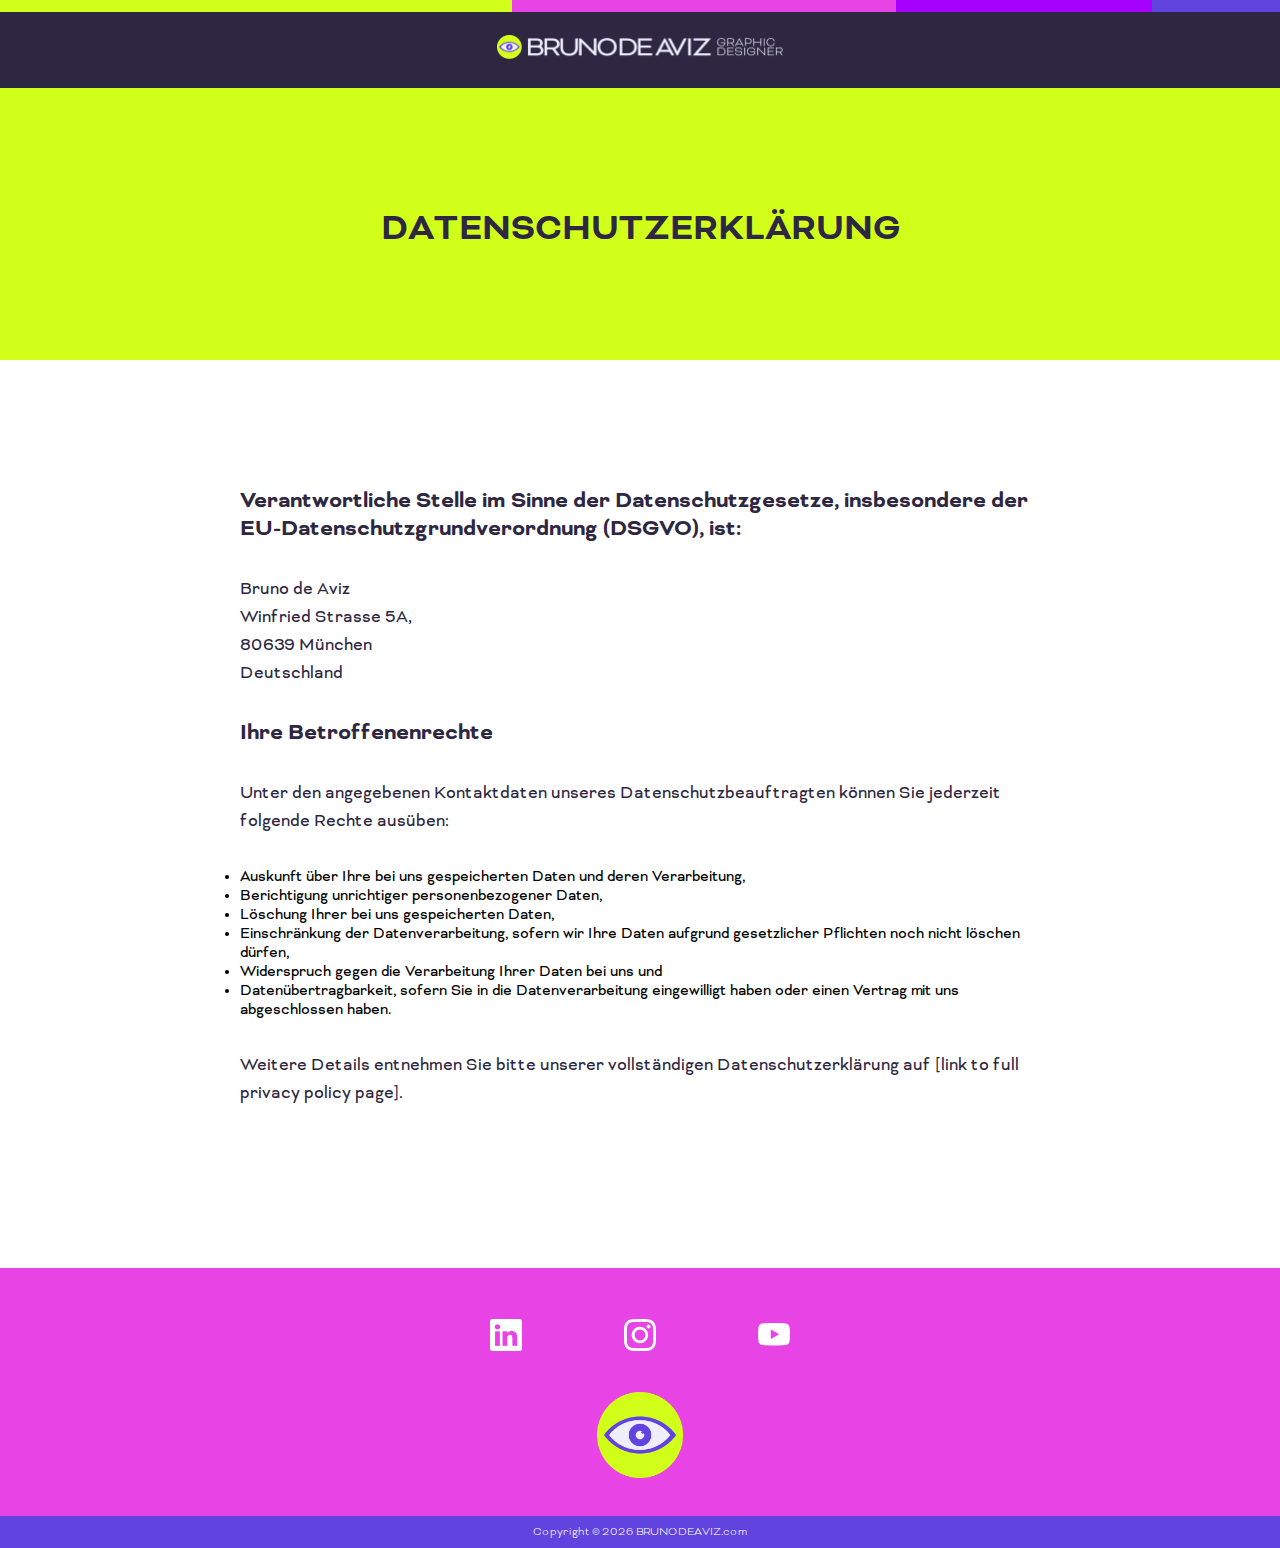
<file: DATENSCHUTZ.html>
<!DOCTYPE html>
<html>



<head>




    <link rel="stylesheet" type="text/css" href="css/IMPRESSUM_DATENSCHUTZ.css?version=00">
    <meta charset="utf-8">
    <meta name="viewport" content="width=device-width, initial-scale=1">
    <title>BRUNODEAVIZ Design Spotlight Newsletter / IMPRESSUM</title>

    <meta property="og:type" content="newsletter" />
    <meta property="og:url" content="https://brunodeaviz.com/newsletter/002/" />
    <meta property="og:image" content="https://b-aviz.github.io/DesignSpotlight/img/thumbnail-00.png" />

    <meta charset="UTF-8">
 
    <link rel="icon" type="image/x-icon" href="/img/favicon.ico">
    <link rel="icon" type="image/png" href="img/ba-16px.png" sizes="16x16">
    <link rel="icon" type="image/png" href="img/ba-32px.png" sizes="32x32">
    <link rel="icon" type="image/png" href="img/ba-96px.png" sizes="96x96">
    <link rel="apple-touch-icon" sizes="72x72" href="img/ba-touch-ipad.png" >
    <link rel="apple-touch-icon" sizes="114x114" href="img/ba-touch-iphone.png" >
    <link rel="apple-touch-icon" sizes="152x152" href="img/ba-touch-ipad-ret.png" >

    
</head>
<body>
  <div class="top_bar">
   
      <div class="top_bar_01"></div>
      <div class="top_bar_02"></div>
      <div class="top_bar_03"></div>
      <div class="top_bar_04"></div>
  
  </div> 
    <header>
      
      <div class="top-header">
        <div class="logo">
          <a href="javascript:history.back()"> <img src="img/logo.png" width="286.67px" /></a>
        </div>    
        
      </div>
      <div class="main-header">
        <div class="main-header-group">
          <div class="title">
            
            <div class="subtitle">
              <h1>Datenschutzerklärung              </h1>
              <h2>              </h2>
              </div>
          
          </div>
          
        </div>  
      </div>
        
    </header>
    <section>
      <div class="content">
        <div class="space"></div>
        <div class="space"></div>
        <div class="space"></div>
        <div class="space"></div>
        <div class="space"></div>
        <div class="space"></div>
        <div class="space"></div>
        <div class="space"></div>
        <h2>Verantwortliche Stelle im Sinne der Datenschutzgesetze, insbesondere der EU-Datenschutzgrundverordnung (DSGVO), ist:
        </h2>
        <div class="space"></div>
        <div class="space"></div>
        <p>Bruno de Aviz<br>
          Winfried Strasse 5A,<br>
          80639 München<br>
          Deutschland<br></p>
        <div class="space"></div>
        <div class="space"></div>
        <h2>Ihre Betroffenenrechte        </h2>
        <div class="space"></div>
        <div class="space"></div>
          <p>Unter den angegebenen Kontaktdaten unseres Datenschutzbeauftragten können Sie jederzeit folgende Rechte ausüben:</p>
        <div class="space"></div>
        <div class="space"></div>
        <li>Auskunft über Ihre bei uns gespeicherten Daten und deren Verarbeitung,</li>
        <li> ⁠Berichtigung unrichtiger personenbezogener Daten,</li>
        <li> ⁠Löschung Ihrer bei uns gespeicherten Daten,</li>
        <li>  ⁠Einschränkung der Datenverarbeitung, sofern wir Ihre Daten aufgrund gesetzlicher Pflichten noch nicht löschen dürfen,</li>
        <li>  ⁠Widerspruch gegen die Verarbeitung Ihrer Daten bei uns und </li>
        <li>  ⁠Datenübertragbarkeit, sofern Sie in die Datenverarbeitung eingewilligt haben oder einen Vertrag mit uns abgeschlossen haben.</li>
        <div class="space"></div>
        <div class="space"></div>
          <p>Weitere Details entnehmen Sie bitte unserer vollständigen Datenschutzerklärung auf [link to full privacy policy page].</p>
        <div class="space"></div>
        <div class="space"></div>
       
        <div class="space"></div>
        <div class="space"></div>
        <div class="space"></div>
        <div class="space"></div>
        <div class="space"></div>
        <div class="space"></div>
        <div class="space"></div>
        <div class="space"></div>
        


      </div>
    </section>
    

  
  <footer>
    <div class="space"></div>
    <div class="space"></div>
    <div class="space"></div>
    <div class="social">
      <div class="linkedin"><a href="https://www.linkedin.com/in/brunodeaviz/" target="_blank"><img src="img/linkedin.png"></a></div>
      <div class="instagream"><a href="https://www.instagram.com/brunodeaviz/" target="_blank"><img src="img/instagram.png"></a></div>
      <div class="youtube"><a href="https://www.youtube.com/@brunodeaviz/" target="_blank"><img src="img/youtube.png"></a></div>
    </div>
    <div class="space"></div>
    <div class="space"></div>
    <div class="logo-eye"> <a href="javascript:history.back()">   <img src="img/ba-touch-ipad-ret.png"></a></div>
    <div class="space"></div>
    <div class="space"></div>

  </footer>
  <div class="year"> Copyright © <script>document.write(new Date().getFullYear())</script> BRUNODEAVIZ.com</div>

  
</body>
</html>
</file>
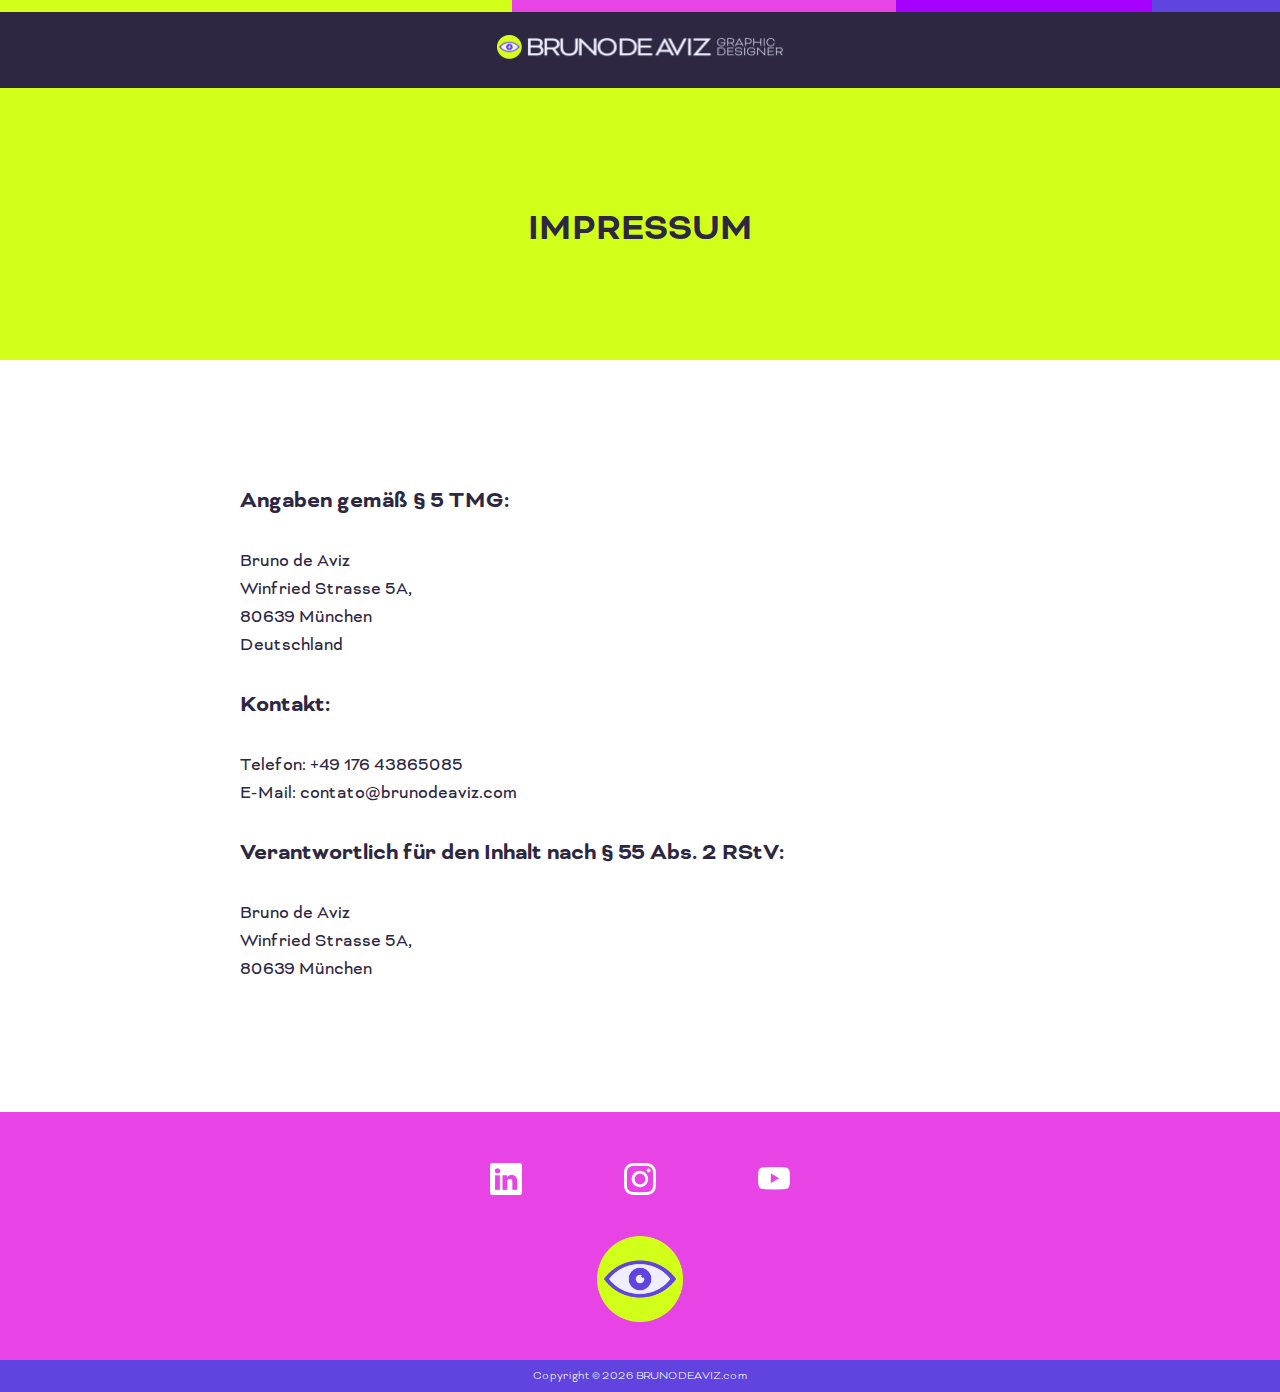
<file: IMPRESSUM.html>
<!DOCTYPE html>
<html>



<head>




    <link rel="stylesheet" type="text/css" href="css/IMPRESSUM_DATENSCHUTZ.css?version=00">
    <meta charset="utf-8">
    <meta name="viewport" content="width=device-width, initial-scale=1">
    <title>BRUNODEAVIZ Design Spotlight Newsletter / IMPRESSUM</title>

    <meta property="og:type" content="newsletter" />
    <meta property="og:url" content="https://brunodeaviz.com/newsletter/002/" />
    <meta property="og:image" content="https://b-aviz.github.io/DesignSpotlight/img/thumbnail-00.png" />

    <meta charset="UTF-8">
 
    <link rel="icon" type="image/x-icon" href="/img/favicon.ico">
    <link rel="icon" type="image/png" href="img/ba-16px.png" sizes="16x16">
    <link rel="icon" type="image/png" href="img/ba-32px.png" sizes="32x32">
    <link rel="icon" type="image/png" href="img/ba-96px.png" sizes="96x96">
    <link rel="apple-touch-icon" sizes="72x72" href="img/ba-touch-ipad.png" >
    <link rel="apple-touch-icon" sizes="114x114" href="img/ba-touch-iphone.png" >
    <link rel="apple-touch-icon" sizes="152x152" href="img/ba-touch-ipad-ret.png" >

    
</head>
<body>
  <div class="top_bar">
   
      <div class="top_bar_01"></div>
      <div class="top_bar_02"></div>
      <div class="top_bar_03"></div>
      <div class="top_bar_04"></div>
  
  </div> 
    <header>
      
      <div class="top-header">
        <div class="logo">
          <a href="javascript:history.back()"> <img src="img/logo.png" width="286.67px" /></a>
        </div>    
        
      </div>
      <div class="main-header">
        <div class="main-header-group">
          <div class="title">
            
            <div class="subtitle">
              <h1>IMPRESSUM</h1>
              <h2>              </h2>
              </div>
          
          </div>
          
        </div>  
      </div>
        
    </header>
    <section>
      <div class="content">
        <div class="space"></div>
        <div class="space"></div>
        <div class="space"></div>
        <div class="space"></div>
        <div class="space"></div>
        <div class="space"></div>
        <div class="space"></div>
        <div class="space"></div>
        <h2>Angaben gemäß § 5 TMG:        </h2>
        <div class="space"></div>
        <div class="space"></div>
        <p>Bruno de Aviz<br>
          Winfried Strasse 5A,<br>
          80639 München<br>
          Deutschland<br></p>
        <div class="space"></div>
        <div class="space"></div>
        <h2>Kontakt:</h2>
        <div class="space"></div>
        <div class="space"></div>
          <p>Telefon: +49 176 43865085<br>
          E-Mail: contato@brunodeaviz.com
          </p>
        <div class="space"></div>
        <div class="space"></div>
        <h2>Verantwortlich für den Inhalt nach § 55 Abs. 2 RStV:
        </h2>
        <div class="space"></div>
        <div class="space"></div>
        <p>Bruno de Aviz<br>
          Winfried Strasse 5A,<br>
          80639 München<br>
        <div class="space"></div>
        <div class="space"></div>
        <div class="space"></div>
        <div class="space"></div>
        <div class="space"></div>
        <div class="space"></div>
        <div class="space"></div>
        <div class="space"></div>
        


      </div>
    </section>
    

  
  <footer>
    <div class="space"></div>
    <div class="space"></div>
    <div class="space"></div>
    <div class="social">
      <div class="linkedin"><a href="https://www.linkedin.com/in/brunodeaviz/" target="_blank"><img src="img/linkedin.png"></a></div>
      <div class="instagream"><a href="https://www.instagram.com/brunodeaviz/" target="_blank"><img src="img/instagram.png"></a></div>
      <div class="youtube"><a href="https://www.youtube.com/@brunodeaviz/" target="_blank"><img src="img/youtube.png"></a></div>
    </div>
    <div class="space"></div>
    <div class="space"></div>
    <div class="logo-eye"> <a href="javascript:history.back()">   <img src="img/ba-touch-ipad-ret.png"></a></div>
    <div class="space"></div>
    <div class="space"></div>

  </footer>
  <div class="year"> Copyright © <script>document.write(new Date().getFullYear())</script> BRUNODEAVIZ.com</div>

  
</body>
</html>
</file>
<file: css/style-homepage-2024.css>
@font-face {
    font-family: "Bicyclette-Regular";
    src: url("../fonts/Bicyclette-Regular.woff2");
    font-weight: normal;
  }
  @font-face {
    font-family: "Bicyclette-Light";
    src: url("../fonts/Bicyclette-Light.woff2");
    font-weight: light;
  }

  @font-face {
    font-family: "Bicyclette-Bold";
    src: url("../fonts/Bicyclette-Bold.woff2");
    font-weight: bold;
  }


  @font-face {
    font-family: "Bicyclette-Black";
    src: url("../fonts/Bicyclette-Black.woff2");
    font-weight: bolder;
  }

  @font-face {
    font-family: "GasoekOne-Regular";
    src: url("../fonts/GasoekOne-Regular.woff2");
    font-weight: normal;
  }


  
body {
    margin: 0;
    padding: 0;
}

* {
    margin: 0;
    padding: 0;
}

img {
    border: none;
    border: 0px;
}

input {
    border-radius: 0;
  }

html {
    background-color: #FFFFFF;
    font-family: "Bicyclette-Regular", sans-serif;
    font-size: 20px;  
    border: none;
    border: 0px;
}

.space {
    width: 100%;
    height: 16px;
}

hr.solid {
    border-top: 1px solid #2D2742;;
}



a:link { text-decoration: none; }
a:visited { text-decoration: none; }
a:hover { text-decoration: none; }
a:active { text-decoration: none; }

.top_bar {
   display: flex; 
   width: 100%;
   position: sticky;

   position: -webkit-sticky; /* Safari */
   top: 0;
   z-index: 100;

}

.top_bar_01 {
    flex: 4 ;
    width: 45%;
    
    background-color: #D2FF1A ;
}
.top_bar_02 {
    flex: 3;
    width: 30%;
    height: 12px;
   
    background-color: #E843E5 ;
}
.top_bar_03 {
    flex: 2;
    width: 15%;
    height: 12px;
   
    background-color: #A600FF;

}
.top_bar_04 {
    flex: 1;
    width: 10%;
    height: 12px;
   
    background-color: #6143DF;
}


header {
    width: 100%;
    height: auto;
    background-color: #D2FF1A; 
}
.top-header{
    background-color: #2D2742;
    width: 100%;
    height: 76px;
    flex-shrink: 0;
    display: flex;
    align-items: center;
    justify-content: space-between; 
}

.logo {
    width: 286.67px;
    display: flex;
    align-items: center;
    margin: 0 0 0 7rem;
    text-align: center;
    margin: auto;
}

.logo img a:link, a:visited, a:hover, a:active { 
    text-decoration: none;
    border: none;
    border: 0px;


}

.logo img {

    border: none;
    border: 0px;

}


.second-button {
    width: 12.375rem;
    height: 3rem;
    flex-shrink: 0;
    border-radius: 0.5rem;
    border: 1px solid #FFF;
    display: flex;
    flex-direction: column;
    justify-content: center;
    color: #FFF;
    text-align: center;
    font-family: "Bicyclette-Regular", sans-serif;
    font-size: 1.25rem;
    font-style: normal;
    font-weight: 700;
    line-height: normal;
    margin: 0 7rem 0 0;

}

.main-header {

    max-width: 1440px;
    width: 100%;
    height: 272px;
    background-color: #D2FF1A; 
    margin: auto;
    position: relative;
    
    



    
    
}

.main-header-group {
    background-color: #D2FF1A; 
    background-image: url(../img/bg-hands@2x.png);
    background-position: center;
    background-repeat: no-repeat;
    background-size: cover;

    width: 100%;
    height: 100%;


    
    


}



.title {

    width: 100%;
    height: 100%;
    display: flex;
    align-items: center;
    justify-content: center;
    text-align: center;

   
    


}


.subtitle {

    width: 100%;
    padding-top: 12px;

    


}

.title H1 {
    color: #2D2742;
    font-family: "GasoekOne-Regular", sans-serif;
    font-size: 38px;
    font-weight: normal;


    

}


.title H2 {
    color: #2D2742;
    font-family: "Bicyclette-Light", sans-serif;
    font-size: 28px;
    text-transform: uppercase;


    

}







section { 
    width: 100%;
    background-color: #FFF;
    margin: auto;
    display: flex;
 

}

section h2 {
     font-family: "Bicyclette-Bold", sans-serif;
     font-style: bold;
     font-weight: 700;
     color: #2D2742;
     font-size: 2rem;

     line-height: 1.75rem; /* 116.667% */

}

section p {
    color: #2D2742;
    font-family: "Bicyclette-Regular", sans-serif;
    font-size: 1.125rem;
    font-style: normal;
    font-weight: 400;
    line-height: 1.75rem; /* 155.556% */
}




section img {
    border-radius: 0.5rem;
    max-width: 100%;
    height: auto;

}

.newsletter-grouptext {

 
    width: 100%;
    height: 512px;
    display: flex;
    align-items: center;
    justify-content: center;
    text-align: center;


    
}



.newsletter-group {
    max-width: 800px;
    width: 90%;
    height: 512px;

    margin: auto;
    


    

}

.newsletter-text {
    width: 100%;
    max-width: 572px;
text-align: center;





}

.newsletter-text H2 {
    color: #FFF;
    text-align: center;
    font-family: "Bicyclette-Bold", sans-serif;
    font-style: bold;
    font-weight: 700;
    font-size: 2.75rem;

    line-height: 2.5rem; /* 90.909% */
    text-transform: uppercase;
 
    text-align: center;



}


.newsletter-text p {

    color: #FFF;
text-align: center;
font-family: "Bicyclette-Regular", sans-serif;
font-size: 1.25rem;
font-style: normal;
font-weight: 400;
line-height: 1.75rem; /* 140% */


}

.newsletter-text .email  {
    border-radius: 0.5rem;
    border: 1px solid #B482FF;
    background: #FFF;

    height: 3rem;
    flex-shrink: 0;
    text-align: center;

}



.newsletter-text .button {
    background-color: #D2FF1A;
    border: none;
    
    color: #2D2742;

    text-align: center;
    text-decoration: none;
    display: inline-block;
    font-size: 20px;
    font-family: "Bicyclette-Bold", sans-serif;
    font-style: bold;
    font-weight: 700;

     height: 3rem;
    border-radius: 8px;
    transition-duration: 0.4s;

  }

  .newsletter-text .button:hover {
    background-color: #C4ED1C;
    border: none;
    color: #2D2742;

    text-align: center;
    text-decoration: none;
    display: inline-block;
    font-size: 20px;
    font-family: "Bicyclette-Bold", sans-serif;
    font-style: bold;
    height: 3rem;
    border-radius: 8px;

  }






.newsletter {

    background-color: #6143DF; 
    background-image: url(../img/newsletter-bg.png);
    background-position: center;
    background-repeat: no-repeat;
    background-size: cover;

    width: 100%;
    height: 100%;
    
    

}











.content {
    width: 90%;
    height: auto;
    margin: auto;
    min-width: 360px;
    max-width: 800px;

    
}

.button {
    background-color: #D2FF1A;
    border: none;
    
    color: #2D2742;

    text-align: center;
    text-decoration: none;
    display: inline-block;
    font-size: 20px;
    font-family: "Bicyclette-Bold", sans-serif;
    font-style: bold;
    font-weight: 700;
width: 90%;
     height: 3rem;
    border-radius: 8px;
    transition-duration: 0.4s;

  }

  .button:hover {
    background-color: #C4ED1C;
    border: none;
    color: #610095;
    padding: 12px 44px 12px 44px;
    text-align: center;
    text-decoration: none;
    display: inline-block;
    font-size: 20px;
     font-family: "Bicyclette-Bold", sans-serif;
    width: 90%;
    border-radius: 8px;

  }

.email {
    width: 90%;
    height: 44px;
    border-radius: 8px;
    font-size: 20px;
    text-align: center;
     font-family: "Bicyclette-Bold", sans-serif;
    background-color: #FFFFFF;
    border-style: none;
    border: 1px solid #2D2742;


}


.about {

    width: 100%;
    min-height: 649px;

    background-color: #2D2742;



}


.about-group {
    width: 100%;
    display: flex;
    align-items: center;
    justify-content: center;
    text-align: center;
}

.about-text {
    width: 90%;
    max-width: 572px;
    text-align: center;



}


.about-text H2 {
    color: #FFF;
    text-align: center;
    font-family: "Bicyclette-Bold", sans-serif;
    font-size: 2.75rem;
    font-style: normal;
    font-weight: 700;
    line-height: 2.5rem; /* 90.909% */
    text-transform: uppercase;
 
    text-align: center;



}


.about-text img {
    width: 188px ;

}

.about-text p {

    color: #FFF;
text-align: center;
font-family: "Bicyclette-Regular", sans-serif;
font-size: 1.25rem;
font-style: normal;
font-weight: 400;
line-height: 1.75rem; /* 140% */


}


footer {
    background-color: #E843E5;
    width: 100%;
    margin: auto;


}


.social {
    display: flex; 
    min-width: 300px;
    max-width: 300px;
    width: 100%;
    margin: auto;

    align-items: center;
    justify-content: space-between;
    height: 44px;
}

.social img {

    width: 32px;
}



.social p {
    text-align: center;
    color: #FFF;
    margin: auto;
    text-transform: uppercase;
}

.social p a:link, a:visited, a:active {
    color: #FFF;
    text-decoration-line: none;

}

.social p a:hover {
    color: #FFF;
    text-decoration-line: line-through;
   

}




.linkedin .instagram .youtube {
    width: 52px;
}

.logo-eye {
    text-align: center;


}

footer img {
    width: 86px;
    transition-duration: 0.4s;
 
}

footer a img:hover {

    opacity: 0.4;

}


.year {
    width: 100%;
    height: 32px;
    background-color: #6143DF;
    color: #FFFFFF;
    font-size: 12px;
     font-family: "Bicyclette-Light", sans-serif;
    text-align: center;
    align-items: center;
    display: flex;
    justify-content: center;
}

@media only screen and (max-width: 768px) {
    /* For mobile phones: */
    .space {
        width: 100%;
        height: 8px;
    }


.title H1 {

    font-size: 32px;
    line-height: 38px;


}


.title H2 {

    font-size: 20px;  
    line-height: 24px

}

.about-text H2 {


    font-size: 32px;
    line-height: 38px;

}


.newsletter-text H2 {


    font-size: 32px;  
    line-height: 38px;

}



  }
</file>
<file: 02/css/style-homepage-2024.css>
@font-face {
    font-family: "Bicyclette-Regular";
    src: url("../fonts/Bicyclette-Regular.woff2");
    font-weight: normal;
  }
  @font-face {
    font-family: "Bicyclette-Light";
    src: url("../fonts/Bicyclette-Light.woff2");
    font-weight: light;
  }

  @font-face {
    font-family: "Bicyclette-Bold";
    src: url("../fonts/Bicyclette-Bold.woff2");
    font-weight: bold;
  }


  @font-face {
    font-family: "Bicyclette-Black";
    src: url("../fonts/Bicyclette-Black.woff2");
    font-weight: bolder;
  }

  @font-face {
    font-family: "GasoekOne-Regular";
    src: url("../fonts/GasoekOne-Regular.woff2");
    font-weight: normal;
  }


  
body {
    margin: 0;
    padding: 0;
}

* {
    margin: 0;
    padding: 0;
}

img {
    border: none;
    border: 0px;
}

input {
    border-radius: 0;
  }

html {
    background-color: #FFFFFF;
    font-family: "Bicyclette-Regular", sans-serif;
    font-size: 16px;  
    border: none;
    border: 0px;
}

.space {
    width: 100%;
    height: 16px;
}

hr.solid {
    border-top: 1px solid #2D2742;;
}



a:link { text-decoration: none; }
a:visited { text-decoration: none; }
a:hover { text-decoration: none; }
a:active { text-decoration: none; }

.top_bar {
   display: flex; 
   width: 100%;
   position: sticky;

   position: -webkit-sticky; /* Safari */
   top: 0;
   z-index: 100;

}

.top_bar_01 {
    flex: 4 ;
    width: 45%;
    
    background-color: #D2FF1A ;
}
.top_bar_02 {
    flex: 3;
    width: 30%;
    height: 12px;
   
    background-color: #E843E5 ;
}
.top_bar_03 {
    flex: 2;
    width: 15%;
    height: 12px;
   
    background-color: #A600FF;

}
.top_bar_04 {
    flex: 1;
    width: 10%;
    height: 12px;
   
    background-color: #6143DF;
}


header {
    width: 100%;
    height: auto;
    background-color: #D2FF1A; 
}
.top-header{
    background-color: #2D2742;
    width: 100%;
    height: 76px;
    flex-shrink: 0;
    display: flex;
    align-items: center;
    justify-content: space-between; 
}

.logo {
    width: 286.67px;
    display: flex;
    align-items: center;
    margin: 0 0 0 7rem;
    text-align: center;
    margin: auto;
}



.second-button {
    width: 12.375rem;
    height: 3rem;
    flex-shrink: 0;
    border-radius: 0.5rem;
    border: 1px solid #FFF;
    display: flex;
    flex-direction: column;
    justify-content: center;
    color: #FFF;
    text-align: center;
    font-family: "Bicyclette-Regular", sans-serif;
    font-size: 1.25rem;
    font-style: normal;
    font-weight: 700;
    line-height: normal;
    margin: 0 7rem 0 0;

}

.main-header {

    max-width: 1440px;
    width: 100%;
    height: 272px;
    background-color: #D2FF1A; 
    margin: auto;
    position: relative;
    
    



    
    
}

.main-header-group {
    background-color: #D2FF1A; 
    background-image: url(../img/bg-hands@2x.png);
    background-position: center;
    background-repeat: no-repeat;
    background-size: cover;

    width: 100%;
    height: 100%;


    
    


}



.title {

    width: 100%;
    height: 100%;
    display: flex;
    align-items: center;
    justify-content: center;
    text-align: center;

   
    


}


.subtitle {

    width: 100%;
    padding-top: 12px;

    


}

.title H1 {
    color: #2D2742;
    font-family: "GasoekOne-Regular", sans-serif;
    font-size: 38px;
    font-weight: normal;


    

}


.title H2 {
    color: #2D2742;
    font-family: "Bicyclette-Light", sans-serif;
    font-size: 28px;
    text-transform: uppercase;


    

}







section { 
    width: 100%;
    background-color: #FFF;
    margin: auto;
    display: flex;
 

}

section h2 {
     font-family: "Bicyclette-Bold", sans-serif;
     font-style: bold;
     font-weight: 700;
     color: #2D2742;
     font-size: 1.5rem;

     line-height: 1.75rem; /* 116.667% */

}

section p {
    color: #2D2742;
    font-family: "Bicyclette-Regular", sans-serif;
    font-size: 1.125rem;
    font-style: normal;
    font-weight: 400;
    line-height: 1.75rem; /* 155.556% */
}




section img {
    border-radius: 0.5rem;
    max-width: 100%;
    height: auto;

}

.newsletter-grouptext {

 
    width: 100%;
    height: 512px;
    display: flex;
    align-items: center;
    justify-content: center;
    text-align: center;


    
}



.newsletter-group {
    max-width: 800px;
    width: 90%;
    height: 512px;

    margin: auto;
    


    

}

.newsletter-text {
    width: 100%;
    max-width: 572px;
text-align: center;





}

.newsletter-text H2 {
    color: #FFF;
    text-align: center;
    font-family: "Bicyclette-Bold", sans-serif;
    font-style: bold;
    font-weight: 700;
    font-size: 2.75rem;

    line-height: 2.5rem; /* 90.909% */
    text-transform: uppercase;
 
    text-align: center;



}


.newsletter-text p {

    color: #FFF;
text-align: center;
font-family: "Bicyclette-Regular", sans-serif;
font-size: 1.25rem;
font-style: normal;
font-weight: 400;
line-height: 1.75rem; /* 140% */


}

.newsletter-text .email  {
    border-radius: 0.5rem;
    border: 1px solid #B482FF;
    background: #FFF;

    height: 3rem;
    flex-shrink: 0;
    text-align: center;

}



.newsletter-text .button {
    background-color: #D2FF1A;
    border: none;
    
    color: #2D2742;

    text-align: center;
    text-decoration: none;
    display: inline-block;
    font-size: 20px;
    font-family: "Bicyclette-Bold", sans-serif;
    font-style: bold;
    font-weight: 700;

     height: 3rem;
    border-radius: 8px;
    transition-duration: 0.4s;

  }

  .newsletter-text .button:hover {
    background-color: #C4ED1C;
    border: none;
    color: #2D2742;

    text-align: center;
    text-decoration: none;
    display: inline-block;
    font-size: 20px;
    font-family: "Bicyclette-Bold", sans-serif;
    font-style: bold;
    height: 3rem;
    border-radius: 8px;

  }






.newsletter {

    background-color: #6143DF; 
    background-image: url(../img/newsletter-bg.png);
    background-position: center;
    background-repeat: no-repeat;
    background-size: cover;

    width: 100%;
    height: 100%;
    
    

}











.content {
    width: 90%;
    height: auto;
    margin: auto;
    min-width: 360px;
    max-width: 800px;

    
}

.button {
    background-color: #D2FF1A;
    border: none;
    color: #610095;
    padding: 12px 44px 12px 44px;
    text-align: center;
    text-decoration: none;
    display: inline-block;
    font-size: 20px;
     font-family: "Bicyclette-Bold", sans-serif;
    width: 90%;
    border-radius: 8px;
    transition-duration: 0.4s;

  }

  .button:hover {
    background-color: #C4ED1C;
    border: none;
    color: #610095;
    padding: 12px 44px 12px 44px;
    text-align: center;
    text-decoration: none;
    display: inline-block;
    font-size: 20px;
     font-family: "Bicyclette-Bold", sans-serif;
    width: 90%;
    border-radius: 8px;

  }

.email {
    width: 90%;
    height: 44px;
    border-radius: 8px;
    font-size: 20px;
    text-align: center;
     font-family: "Bicyclette-Bold", sans-serif;
    background-color: #FFFFFF;
    border-style: none;
    border: 1px solid #2D2742;


}


.about {

    width: 100%;
    min-height: 649px;

    background-color: #2D2742;



}


.about-group {
    width: 100%;
    display: flex;
    align-items: center;
    justify-content: center;
    text-align: center;
}

.about-text {
    width: 90%;
    max-width: 572px;
    text-align: center;



}


.about-text H2 {
    color: #FFF;
    text-align: center;
    font-family: "Bicyclette-Bold", sans-serif;
    font-size: 2.75rem;
    font-style: normal;
    font-weight: 700;
    line-height: 2.5rem; /* 90.909% */
    text-transform: uppercase;
 
    text-align: center;



}


.about-text img {
    width: 188px ;

}

.about-text p {

    color: #FFF;
text-align: center;
font-family: "Bicyclette-Regular", sans-serif;
font-size: 1.25rem;
font-style: normal;
font-weight: 400;
line-height: 1.75rem; /* 140% */


}


footer {
    background-color: #E843E5;
    width: 100%;
    margin: auto;


}


.social {
    display: flex; 
    min-width: 300px;
    max-width: 300px;
    width: 100%;
    margin: auto;

    align-items: center;
    justify-content: space-between;
    height: 44px;
}

.social img {

    width: 32px;
}

.linkedin .instagram .youtube {
    width: 52px;
}

.logo-eye {
    text-align: center;


}

footer img {
    width: 86px;
    transition-duration: 0.4s;
 
}

footer a img:hover {

    opacity: 0.4;

}


.year {
    width: 100%;
    height: 32px;
    background-color: #6143DF;
    color: #FFFFFF;
    font-size: 12px;
     font-family: "Bicyclette-Light", sans-serif;
    text-align: center;
    align-items: center;
    display: flex;
    justify-content: center;
}

@media only screen and (max-width: 768px) {
    /* For mobile phones: */
 


.title H1 {

    font-size: 32px;


}


.title H2 {

    font-size: 20px;  

}

.about-text H2 {


    font-size: 32px;  

}


.newsletter-text H2 {


    font-size: 32px;  

}



  }


   .nav-bar {
    background-color: #D2FF1A;
    width: 100%;
    height: 100px;
    display: flex;
    justify-content: center;
    align-items: center;
  }

  .nav-buttons {
    display: flex;
    justify-content: space-between;
    align-items: center;
    width: 100%;
    max-width: 800px;
    min-width: 360px;
    padding: 0 1rem;
    font-family: "GasoekOne-Regular", sans-serif;
  }

  .nav-button {
    color: #2D2742;
    font-size: 2rem;
    text-decoration: none;
    font-weight: bold;
    display: flex;
    align-items: center;
    transition: color 0.15s ease-in-out;
  }

  .nav-button.left::before {
    content: '‹';
    font-size: 2rem;
    margin-right: 0.5rem;
  }

  .nav-button.right::after {
    content: '›';
    font-size: 2rem;
    margin-left: 0.5rem;
  }


.nav-button:hover {

  color:  #A600FF;
  transform: scale(1.05);
}
</file>
<file: 03/css/style-homepage-2024.css>
@font-face {
    font-family: "Bicyclette-Regular";
    src: url("../fonts/Bicyclette-Regular.woff2");
    font-weight: normal;
  }
  @font-face {
    font-family: "Bicyclette-Light";
    src: url("../fonts/Bicyclette-Light.woff2");
    font-weight: light;
  }

  @font-face {
    font-family: "Bicyclette-Bold";
    src: url("../fonts/Bicyclette-Bold.woff2");
    font-weight: bold;
  }


  @font-face {
    font-family: "Bicyclette-Black";
    src: url("../fonts/Bicyclette-Black.woff2");
    font-weight: bolder;
  }

  @font-face {
    font-family: "GasoekOne-Regular";
    src: url("../fonts/GasoekOne-Regular.woff2");
    font-weight: normal;
  }


  
body {
    margin: 0;
    padding: 0;
}

* {
    margin: 0;
    padding: 0;
}

img {
    border: none;
    border: 0px;
}

input {
    border-radius: 0;
  }

html {
    background-color: #FFFFFF;
    font-family: "Bicyclette-Regular", sans-serif;
    font-size: 16px;  
    border: none;
    border: 0px;
}

.space {
    width: 100%;
    height: 16px;
}

hr.solid {
    border-top: 1px solid #2D2742;;
}



a:link { text-decoration: none; }
a:visited { text-decoration: none; }
a:hover { text-decoration: none; }
a:active { text-decoration: none; }

.top_bar {
   display: flex; 
   width: 100%;
   position: sticky;

   position: -webkit-sticky; /* Safari */
   top: 0;
   z-index: 100;

}

.top_bar_01 {
    flex: 4 ;
    width: 45%;
    
    background-color: #D2FF1A ;
}
.top_bar_02 {
    flex: 3;
    width: 30%;
    height: 12px;
   
    background-color: #E843E5 ;
}
.top_bar_03 {
    flex: 2;
    width: 15%;
    height: 12px;
   
    background-color: #A600FF;

}
.top_bar_04 {
    flex: 1;
    width: 10%;
    height: 12px;
   
    background-color: #6143DF;
}


header {
    width: 100%;
    height: auto;
    background-color: #D2FF1A; 
}
.top-header{
    background-color: #2D2742;
    width: 100%;
    height: 76px;
    flex-shrink: 0;
    display: flex;
    align-items: center;
    justify-content: space-between; 
}

.logo {
    width: 286.67px;
    display: flex;
    align-items: center;
    margin: 0 0 0 7rem;
    text-align: center;
    margin: auto;
}

.logo img a:link, a:visited, a:hover, a:active { 
    text-decoration: none;
    border: none;
    border: 0px;


}

.logo img {

    border: none;
    border: 0px;

}


.second-button {
    width: 12.375rem;
    height: 3rem;
    flex-shrink: 0;
    border-radius: 0.5rem;
    border: 1px solid #FFF;
    display: flex;
    flex-direction: column;
    justify-content: center;
    color: #FFF;
    text-align: center;
    font-family: "Bicyclette-Regular", sans-serif;
    font-size: 1.25rem;
    font-style: normal;
    font-weight: 700;
    line-height: normal;
    margin: 0 7rem 0 0;

}

.main-header {

    max-width: 1440px;
    width: 100%;
    height: 272px;
    background-color: #D2FF1A; 
    margin: auto;
    position: relative;
    
    



    
    
}

.main-header-group {
    background-color: #D2FF1A; 
    background-image: url(../img/bg-hands@2x.png);
    background-position: center;
    background-repeat: no-repeat;
    background-size: cover;

    width: 100%;
    height: 100%;


    
    


}



.title {

    width: 100%;
    height: 100%;
    display: flex;
    align-items: center;
    justify-content: center;
    text-align: center;

   
    


}


.subtitle {

    width: 100%;
    padding-top: 12px;

    


}

.title H1 {
    color: #2D2742;
    font-family: "GasoekOne-Regular", sans-serif;
    font-size: 38px;
    font-weight: normal;


    

}


.title H2 {
    color: #2D2742;
    font-family: "Bicyclette-Light", sans-serif;
    font-size: 28px;
    text-transform: uppercase;


    

}







section { 
    width: 100%;
    background-color: #FFF;
    margin: auto;
    display: flex;
 

}

section h2 {
     font-family: "Bicyclette-Bold", sans-serif;
     font-style: bold;
     font-weight: 700;
     color: #2D2742;
     font-size: 1.5rem;

     line-height: 1.75rem; /* 116.667% */

}

section p {
    color: #2D2742;
    font-family: "Bicyclette-Regular", sans-serif;
    font-size: 1.125rem;
    font-style: normal;
    font-weight: 400;
    line-height: 1.75rem; /* 155.556% */
}




section img {
    border-radius: 0.5rem;
    max-width: 100%;
    height: auto;

}

.newsletter-grouptext {

 
    width: 100%;
    height: 512px;
    display: flex;
    align-items: center;
    justify-content: center;
    text-align: center;


    
}



.newsletter-group {
    max-width: 800px;
    width: 90%;
    height: 512px;

    margin: auto;
    


    

}

.newsletter-text {
    width: 100%;
    max-width: 572px;
text-align: center;





}

.newsletter-text H2 {
    color: #FFF;
    text-align: center;
    font-family: "Bicyclette-Bold", sans-serif;
    font-style: bold;
    font-weight: 700;
    font-size: 2.75rem;

    line-height: 2.5rem; /* 90.909% */
    text-transform: uppercase;
 
    text-align: center;



}


.newsletter-text p {

    color: #FFF;
text-align: center;
font-family: "Bicyclette-Regular", sans-serif;
font-size: 1.25rem;
font-style: normal;
font-weight: 400;
line-height: 1.75rem; /* 140% */


}

.newsletter-text .email  {
    border-radius: 0.5rem;
    border: 1px solid #B482FF;
    background: #FFF;

    height: 3rem;
    flex-shrink: 0;
    text-align: center;

}



.newsletter-text .button {
    background-color: #D2FF1A;
    border: none;
    
    color: #2D2742;

    text-align: center;
    text-decoration: none;
    display: inline-block;
    font-size: 20px;
    font-family: "Bicyclette-Bold", sans-serif;
    font-style: bold;
    font-weight: 700;

     height: 3rem;
    border-radius: 8px;
    transition-duration: 0.4s;

  }

  .newsletter-text .button:hover {
    background-color: #C4ED1C;
    border: none;
    color: #2D2742;

    text-align: center;
    text-decoration: none;
    display: inline-block;
    font-size: 20px;
    font-family: "Bicyclette-Bold", sans-serif;
    font-style: bold;
    height: 3rem;
    border-radius: 8px;

  }






.newsletter {

    background-color: #6143DF; 
    background-image: url(../img/newsletter-bg.png);
    background-position: center;
    background-repeat: no-repeat;
    background-size: cover;

    width: 100%;
    height: 100%;
    
    

}











.content {
    width: 90%;
    height: auto;
    margin: auto;
    min-width: 360px;
    max-width: 800px;

    
}

.button {
    background-color: #D2FF1A;
    border: none;
    color: #610095;
    padding: 12px 44px 12px 44px;
    text-align: center;
    text-decoration: none;
    display: inline-block;
    font-size: 20px;
     font-family: "Bicyclette-Bold", sans-serif;
    width: 90%;
    border-radius: 8px;
    transition-duration: 0.4s;

  }

  .button:hover {
    background-color: #C4ED1C;
    border: none;
    color: #610095;
    padding: 12px 44px 12px 44px;
    text-align: center;
    text-decoration: none;
    display: inline-block;
    font-size: 20px;
     font-family: "Bicyclette-Bold", sans-serif;
    width: 90%;
    border-radius: 8px;

  }

.email {
    width: 90%;
    height: 44px;
    border-radius: 8px;
    font-size: 20px;
    text-align: center;
     font-family: "Bicyclette-Bold", sans-serif;
    background-color: #FFFFFF;
    border-style: none;
    border: 1px solid #2D2742;


}


.about {

    width: 100%;
    min-height: 649px;

    background-color: #2D2742;



}


.about-group {
    width: 100%;
    display: flex;
    align-items: center;
    justify-content: center;
    text-align: center;
}

.about-text {
    width: 90%;
    max-width: 572px;
    text-align: center;



}


.about-text H2 {
    color: #FFF;
    text-align: center;
    font-family: "Bicyclette-Bold", sans-serif;
    font-size: 2.75rem;
    font-style: normal;
    font-weight: 700;
    line-height: 2.5rem; /* 90.909% */
    text-transform: uppercase;
 
    text-align: center;



}


.about-text img {
    width: 188px ;

}

.about-text p {

    color: #FFF;
text-align: center;
font-family: "Bicyclette-Regular", sans-serif;
font-size: 1.25rem;
font-style: normal;
font-weight: 400;
line-height: 1.75rem; /* 140% */


}


footer {
    background-color: #E843E5;
    width: 100%;
    margin: auto;


}


.social {
    display: flex; 
    min-width: 300px;
    max-width: 300px;
    width: 100%;
    margin: auto;

    align-items: center;
    justify-content: space-between;
    height: 44px;
}

.social img {

    width: 32px;
}



.social p {
    text-align: center;
    color: #FFF;
    margin: auto;
    text-transform: uppercase;
}

.social p a:link, a:visited, a:active {
    color: #FFF;
    text-decoration-line: none;

}

.social p a:hover {
    color: #FFF;
    text-decoration-line: line-through;
   

}




.linkedin .instagram .youtube {
    width: 52px;
}

.logo-eye {
    text-align: center;


}

footer img {
    width: 86px;
    transition-duration: 0.4s;
 
}

footer a img:hover {

    opacity: 0.4;

}


.year {
    width: 100%;
    height: 32px;
    background-color: #6143DF;
    color: #FFFFFF;
    font-size: 12px;
     font-family: "Bicyclette-Light", sans-serif;
    text-align: center;
    align-items: center;
    display: flex;
    justify-content: center;
}

@media only screen and (max-width: 768px) {
    /* For mobile phones: */
 


.title H1 {

    font-size: 32px;


}


.title H2 {

    font-size: 20px;  

}

.about-text H2 {


    font-size: 32px;  

}


.newsletter-text H2 {


    font-size: 32px;  

}



  }

   .nav-bar {
    background-color: #D2FF1A;
    width: 100%;
    height: 100px;
    display: flex;
    justify-content: center;
    align-items: center;
  }

  .nav-buttons {
    display: flex;
    justify-content: space-between;
    align-items: center;
    width: 100%;
    max-width: 800px;
    min-width: 360px;
    padding: 0 1rem;
    font-family: "GasoekOne-Regular", sans-serif;
  }

  .nav-button {
    color: #2D2742;
    font-size: 2rem;
    text-decoration: none;
    font-weight: bold;
    display: flex;
    align-items: center;
    transition: color 0.15s ease-in-out;
  }

  .nav-button.left::before {
    content: '‹';
    font-size: 2rem;
    margin-right: 0.5rem;
  }

  .nav-button.right::after {
    content: '›';
    font-size: 2rem;
    margin-left: 0.5rem;
  }


.nav-button:hover {

  color:  #A600FF;
  transform: scale(1.05);
}
</file>
<file: css/IMPRESSUM_DATENSCHUTZ.css>
@font-face {
    font-family: "Bicyclette-Regular";
    src: url("../fonts/Bicyclette-Regular.woff2");
    font-weight: normal;
  }
  @font-face {
    font-family: "Bicyclette-Light";
    src: url("../fonts/Bicyclette-Light.woff2");
    font-weight: light;
  }

  @font-face {
    font-family: "Bicyclette-Bold";
    src: url("../fonts/Bicyclette-Bold.woff2");
    font-weight: bold;
  }


  @font-face {
    font-family: "Bicyclette-Black";
    src: url("../fonts/Bicyclette-Black.woff2");
    font-weight: bolder;
  }

  @font-face {
    font-family: "GasoekOne-Regular";
    src: url("../fonts/GasoekOne-Regular.woff2");
    font-weight: normal;
  }


  
body {
    margin: 0;
    padding: 0;
}

* {
    margin: 0;
    padding: 0;
}

img {
    border: none;
    border: 0px;
}

input {
    border-radius: 0;
  }

html {
    background-color: #FFFFFF;
    font-family: "Bicyclette-Regular", sans-serif;
    font-size: 16px;  
    border: none;
    border: 0px;
}

.space {
    width: 100%;
    height: 16px;
}

hr.solid {
    border-top: 1px solid #2D2742;;
}



a:link { text-decoration: none; }
a:visited { text-decoration: none; }
a:hover { text-decoration: none; }
a:active { text-decoration: none; }

.top_bar {
   display: flex; 
   width: 100%;
   position: sticky;

   position: -webkit-sticky; /* Safari */
   top: 0;
   z-index: 100;

}

.top_bar_01 {
    flex: 4 ;
    width: 45%;
    
    background-color: #D2FF1A ;
}
.top_bar_02 {
    flex: 3;
    width: 30%;
    height: 12px;
   
    background-color: #E843E5 ;
}
.top_bar_03 {
    flex: 2;
    width: 15%;
    height: 12px;
   
    background-color: #A600FF;

}
.top_bar_04 {
    flex: 1;
    width: 10%;
    height: 12px;
   
    background-color: #6143DF;
}


header {
    width: 100%;
    height: auto;
    background-color: #D2FF1A; 
}
.top-header{
    background-color: #2D2742;
    width: 100%;
    height: 76px;
    flex-shrink: 0;
    display: flex;
    align-items: center;
    justify-content: space-between; 
}

.logo {
    width: 286.67px;
    display: flex;
    align-items: center;
    margin: 0 0 0 7rem;
    text-align: center;
    margin: auto;
}

.logo img a:link, a:visited, a:hover, a:active { 
    text-decoration: none;
    border: none;
    border: 0px;


}

.logo img {

    border: none;
    border: 0px;

}


.second-button {
    width: 12.375rem;
    height: 3rem;
    flex-shrink: 0;
    border-radius: 0.5rem;
    border: 1px solid #FFF;
    display: flex;
    flex-direction: column;
    justify-content: center;
    color: #FFF;
    text-align: center;
    font-family: "Bicyclette-Regular", sans-serif;
    font-size: 1.25rem;
    font-style: normal;
    font-weight: 700;
    line-height: normal;
    margin: 0 7rem 0 0;

}

.main-header {

    max-width: 1440px;
    width: 100%;
    height: 272px;
    background-color: #D2FF1A; 
    margin: auto;
    position: relative;
    
    



    
    
}

.main-header-group {
    background-color: #D2FF1A; 


    width: 100%;
    height: 100%;


    
    


}



.title {

    width: 100%;
    height: 100%;
    display: flex;
    align-items: center;
    justify-content: center;
    text-align: center;

   
    


}


.subtitle {

    width: 100%;
    padding-top: 12px;

    


}

.title H1 {
    color: #2D2742;
    font-family: "Bicyclette-BOLD", sans-serif;
    text-transform: uppercase;
    font-size: 38px;
    font-weight:bold;


    

}


.title H2 {
    color: #2D2742;
    font-family: "Bicyclette-Light", sans-serif;
    font-size: 28px;
    text-transform: uppercase;


    

}







section { 
    width: 100%;
    background-color: #FFF;
    margin: auto;
    display: flex;
 

}

section h2 {
     font-family: "Bicyclette-Bold", sans-serif;
     font-style: bold;
     font-weight: 700;
     color: #2D2742;
     font-size: 1.5rem;

     line-height: 1.75rem; /* 116.667% */

}

section p {
    color: #2D2742;
    font-family: "Bicyclette-Regular", sans-serif;
    font-size: 1.125rem;
    font-style: normal;
    font-weight: 400;
    line-height: 1.75rem; /* 155.556% */
}




section img {
    border-radius: 0.5rem;
    max-width: 100%;
    height: auto;

}

.newsletter-grouptext {

 
    width: 100%;
    height: 512px;
    display: flex;
    align-items: center;
    justify-content: center;
    text-align: center;


    
}



.newsletter-group {
    max-width: 800px;
    width: 90%;
    height: 512px;

    margin: auto;
    


    

}

.newsletter-text {
    width: 100%;
    max-width: 572px;
text-align: center;





}

.newsletter-text H2 {
    color: #FFF;
    text-align: center;
    font-family: "Bicyclette-Bold", sans-serif;
    font-style: bold;
    font-weight: 700;
    font-size: 2.75rem;

    line-height: 2.5rem; /* 90.909% */
    text-transform: uppercase;
 
    text-align: center;



}


.newsletter-text p {

    color: #FFF;
text-align: center;
font-family: "Bicyclette-Regular", sans-serif;
font-size: 1.25rem;
font-style: normal;
font-weight: 400;
line-height: 1.75rem; /* 140% */


}

.newsletter-text .email  {
    border-radius: 0.5rem;
    border: 1px solid #B482FF;
    background: #FFF;

    height: 3rem;
    flex-shrink: 0;
    text-align: center;

}



.newsletter-text .button {
    background-color: #D2FF1A;
    border: none;
    
    color: #2D2742;

    text-align: center;
    text-decoration: none;
    display: inline-block;
    font-size: 20px;
    font-family: "Bicyclette-Bold", sans-serif;
    font-style: bold;
    font-weight: 700;

     height: 3rem;
    border-radius: 8px;
    transition-duration: 0.4s;

  }

  .newsletter-text .button:hover {
    background-color: #C4ED1C;
    border: none;
    color: #2D2742;

    text-align: center;
    text-decoration: none;
    display: inline-block;
    font-size: 20px;
    font-family: "Bicyclette-Bold", sans-serif;
    font-style: bold;
    height: 3rem;
    border-radius: 8px;

  }






.newsletter {

    background-color: #6143DF; 
    background-image: url(../img/newsletter-bg.png);
    background-position: center;
    background-repeat: no-repeat;
    background-size: cover;

    width: 100%;
    height: 100%;
    
    

}











.content {
    width: 90%;
    height: auto;
    margin: auto;
    min-width: 360px;
    max-width: 800px;

    
}

.button {
    background-color: #D2FF1A;
    border: none;
    color: #610095;
    padding: 12px 44px 12px 44px;
    text-align: center;
    text-decoration: none;
    display: inline-block;
    font-size: 20px;
     font-family: "Bicyclette-Bold", sans-serif;
    width: 90%;
    border-radius: 8px;
    transition-duration: 0.4s;

  }

  .button:hover {
    background-color: #C4ED1C;
    border: none;
    color: #610095;
    padding: 12px 44px 12px 44px;
    text-align: center;
    text-decoration: none;
    display: inline-block;
    font-size: 20px;
     font-family: "Bicyclette-Bold", sans-serif;
    width: 90%;
    border-radius: 8px;

  }

.email {
    width: 90%;
    height: 44px;
    border-radius: 8px;
    font-size: 20px;
    text-align: center;
     font-family: "Bicyclette-Bold", sans-serif;
    background-color: #FFFFFF;
    border-style: none;
    border: 1px solid #2D2742;


}


.about {

    width: 100%;
    min-height: 649px;

    background-color: #2D2742;



}


.about-group {
    width: 100%;
    display: flex;
    align-items: center;
    justify-content: center;
    text-align: center;
}

.about-text {
    width: 90%;
    max-width: 572px;
    text-align: center;



}


.about-text H2 {
    color: #FFF;
    text-align: center;
    font-family: "Bicyclette-Bold", sans-serif;
    font-size: 2.75rem;
    font-style: normal;
    font-weight: 700;
    line-height: 2.5rem; /* 90.909% */
    text-transform: uppercase;
 
    text-align: center;



}


.about-text img {
    width: 188px ;

}

.about-text p {

    color: #FFF;
text-align: center;
font-family: "Bicyclette-Regular", sans-serif;
font-size: 1.25rem;
font-style: normal;
font-weight: 400;
line-height: 1.75rem; /* 140% */


}


footer {
    background-color: #E843E5;
    width: 100%;
    margin: auto;


}


.social {
    display: flex; 
    min-width: 300px;
    max-width: 300px;
    width: 100%;
    margin: auto;

    align-items: center;
    justify-content: space-between;
    height: 44px;
}

.social img {

    width: 32px;
}



.social p {
    text-align: center;
    color: #FFF;
    margin: auto;
    text-transform: uppercase;
}

.social p a:link, a:visited, a:active {
    color: #FFF;
    text-decoration-line: none;

}

.social p a:hover {
    color: #FFF;
    text-decoration-line: line-through;
   

}




.linkedin .instagram .youtube {
    width: 52px;
}

.logo-eye {
    text-align: center;


}

footer img {
    width: 86px;
    transition-duration: 0.4s;
 
}

footer a img:hover {

    opacity: 0.4;

}


.year {
    width: 100%;
    height: 32px;
    background-color: #6143DF;
    color: #FFFFFF;
    font-size: 12px;
     font-family: "Bicyclette-Light", sans-serif;
    text-align: center;
    align-items: center;
    display: flex;
    justify-content: center;
}

@media only screen and (max-width: 768px) {
    /* For mobile phones: */
 


.title H1 {

    font-size: 32px;


}


.title H2 {

    font-size: 20px;  

}

.about-text H2 {


    font-size: 32px;  

}


.newsletter-text H2 {


    font-size: 32px;  

}



  }
</file>
